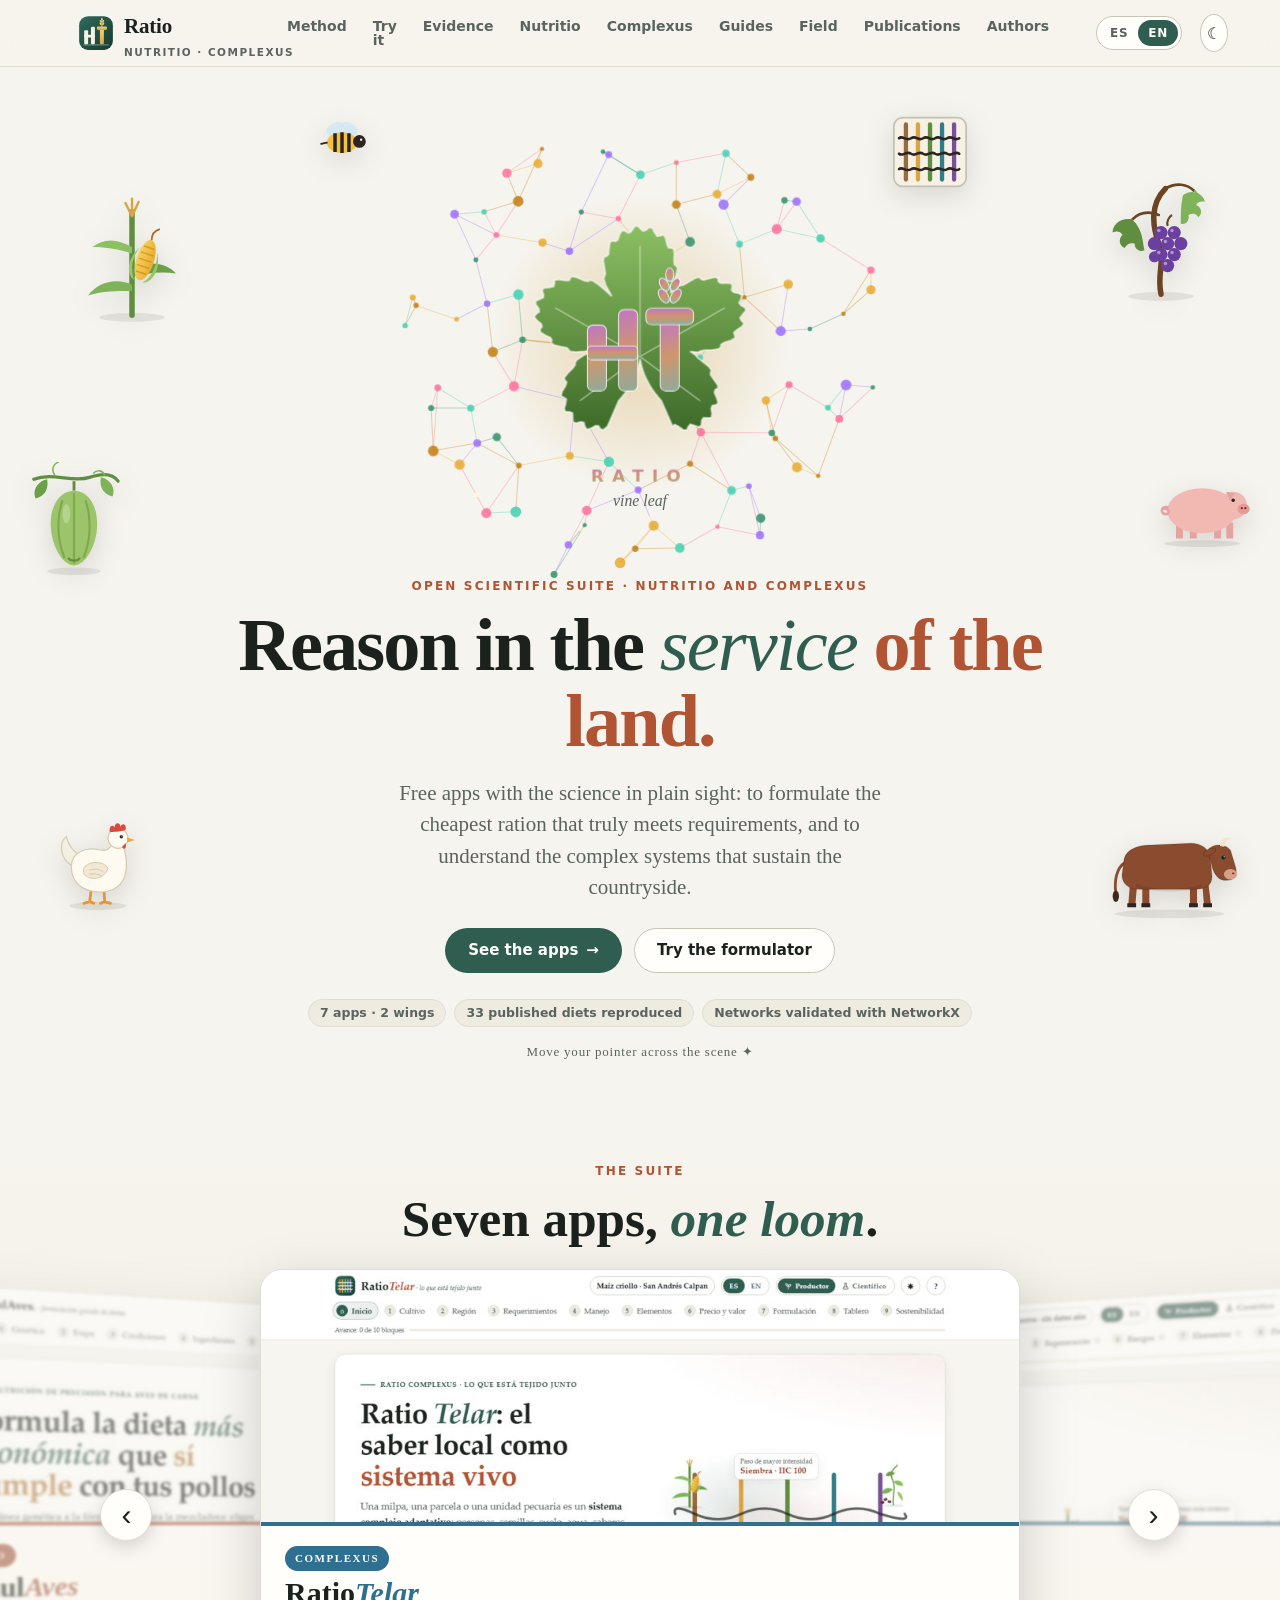
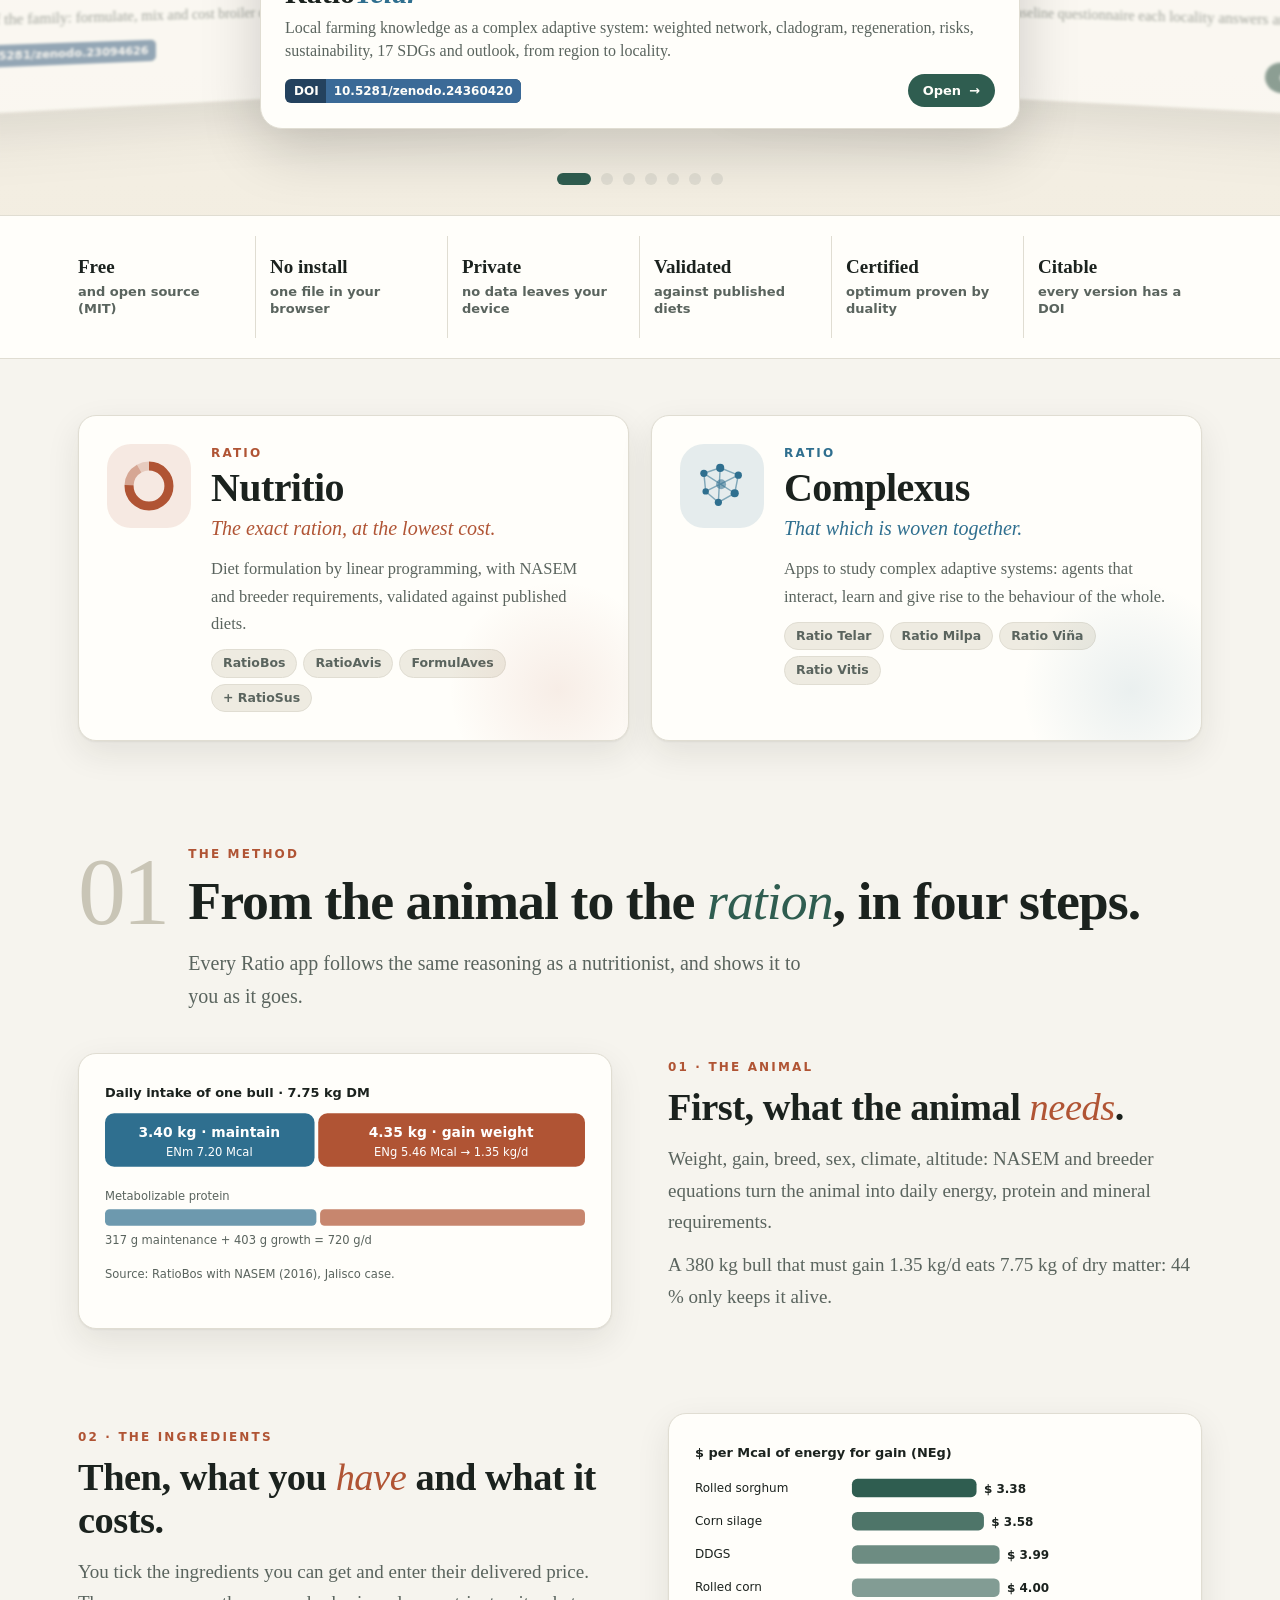
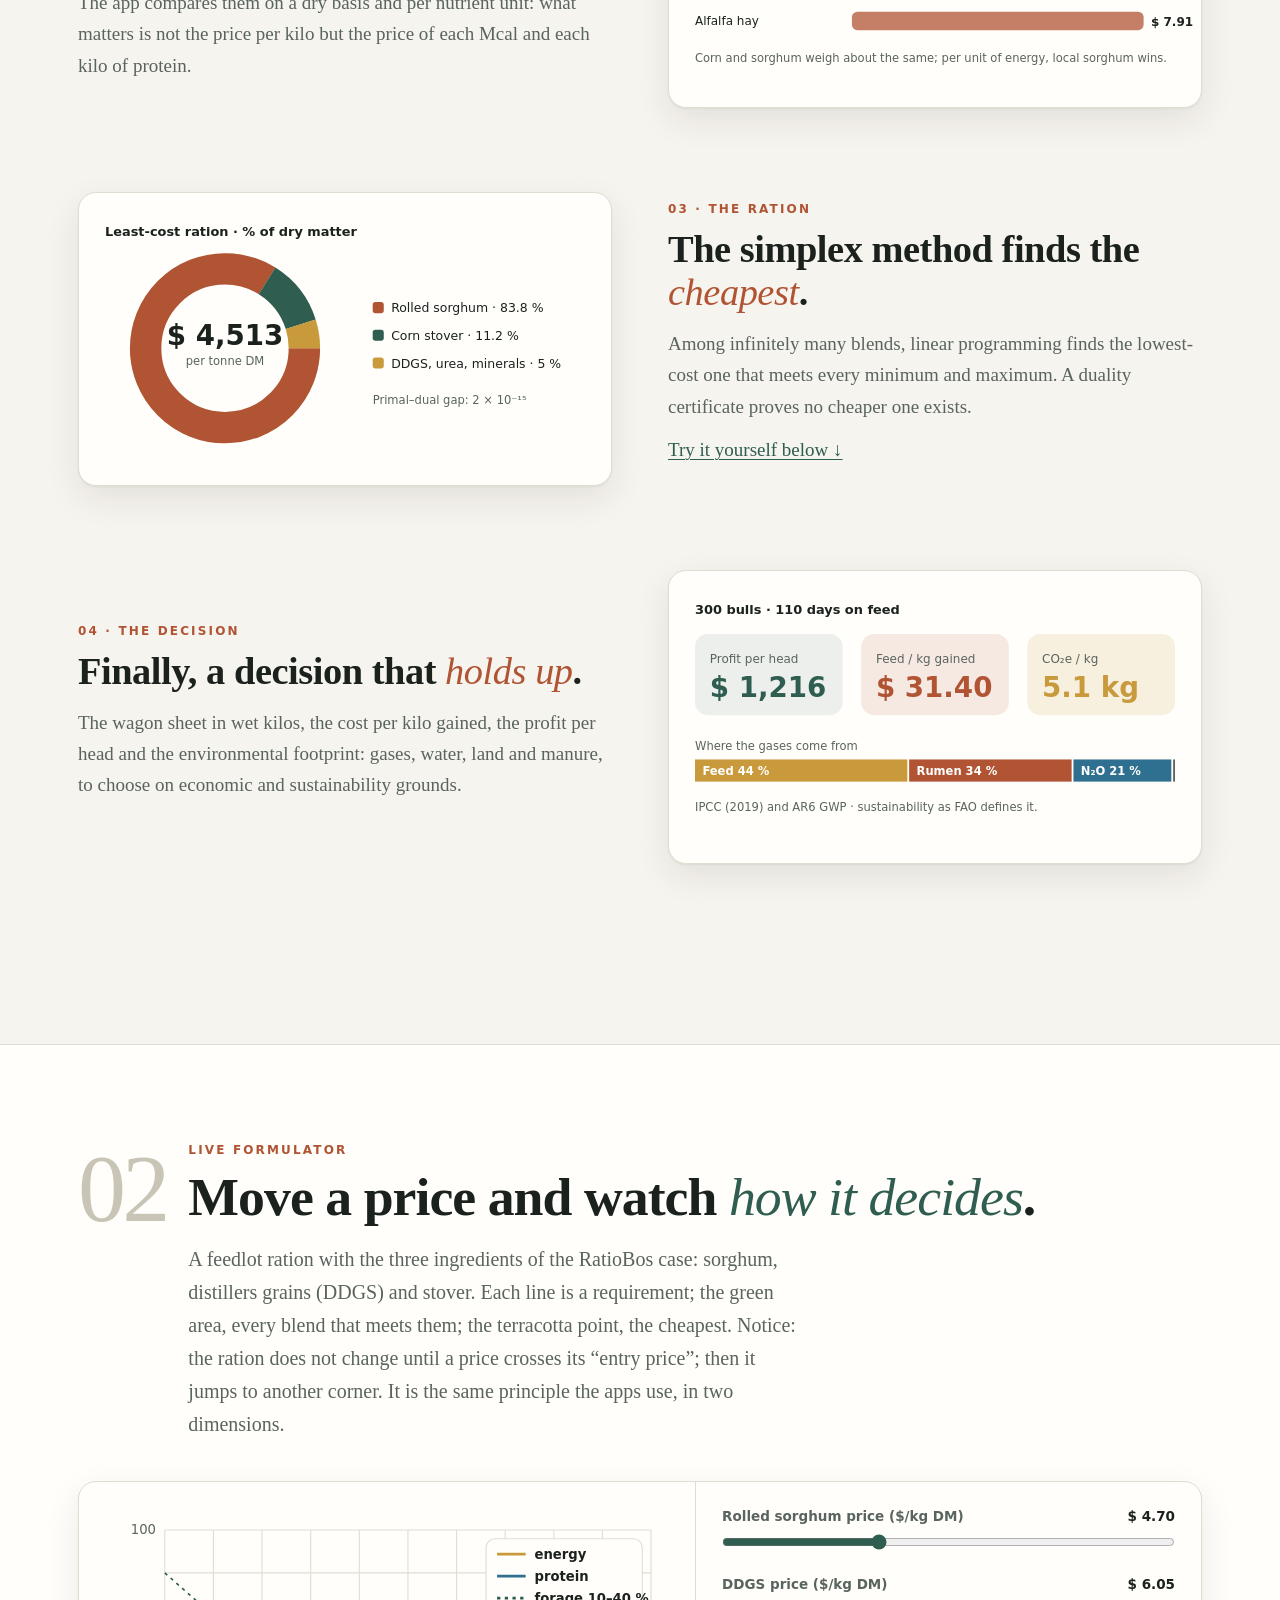
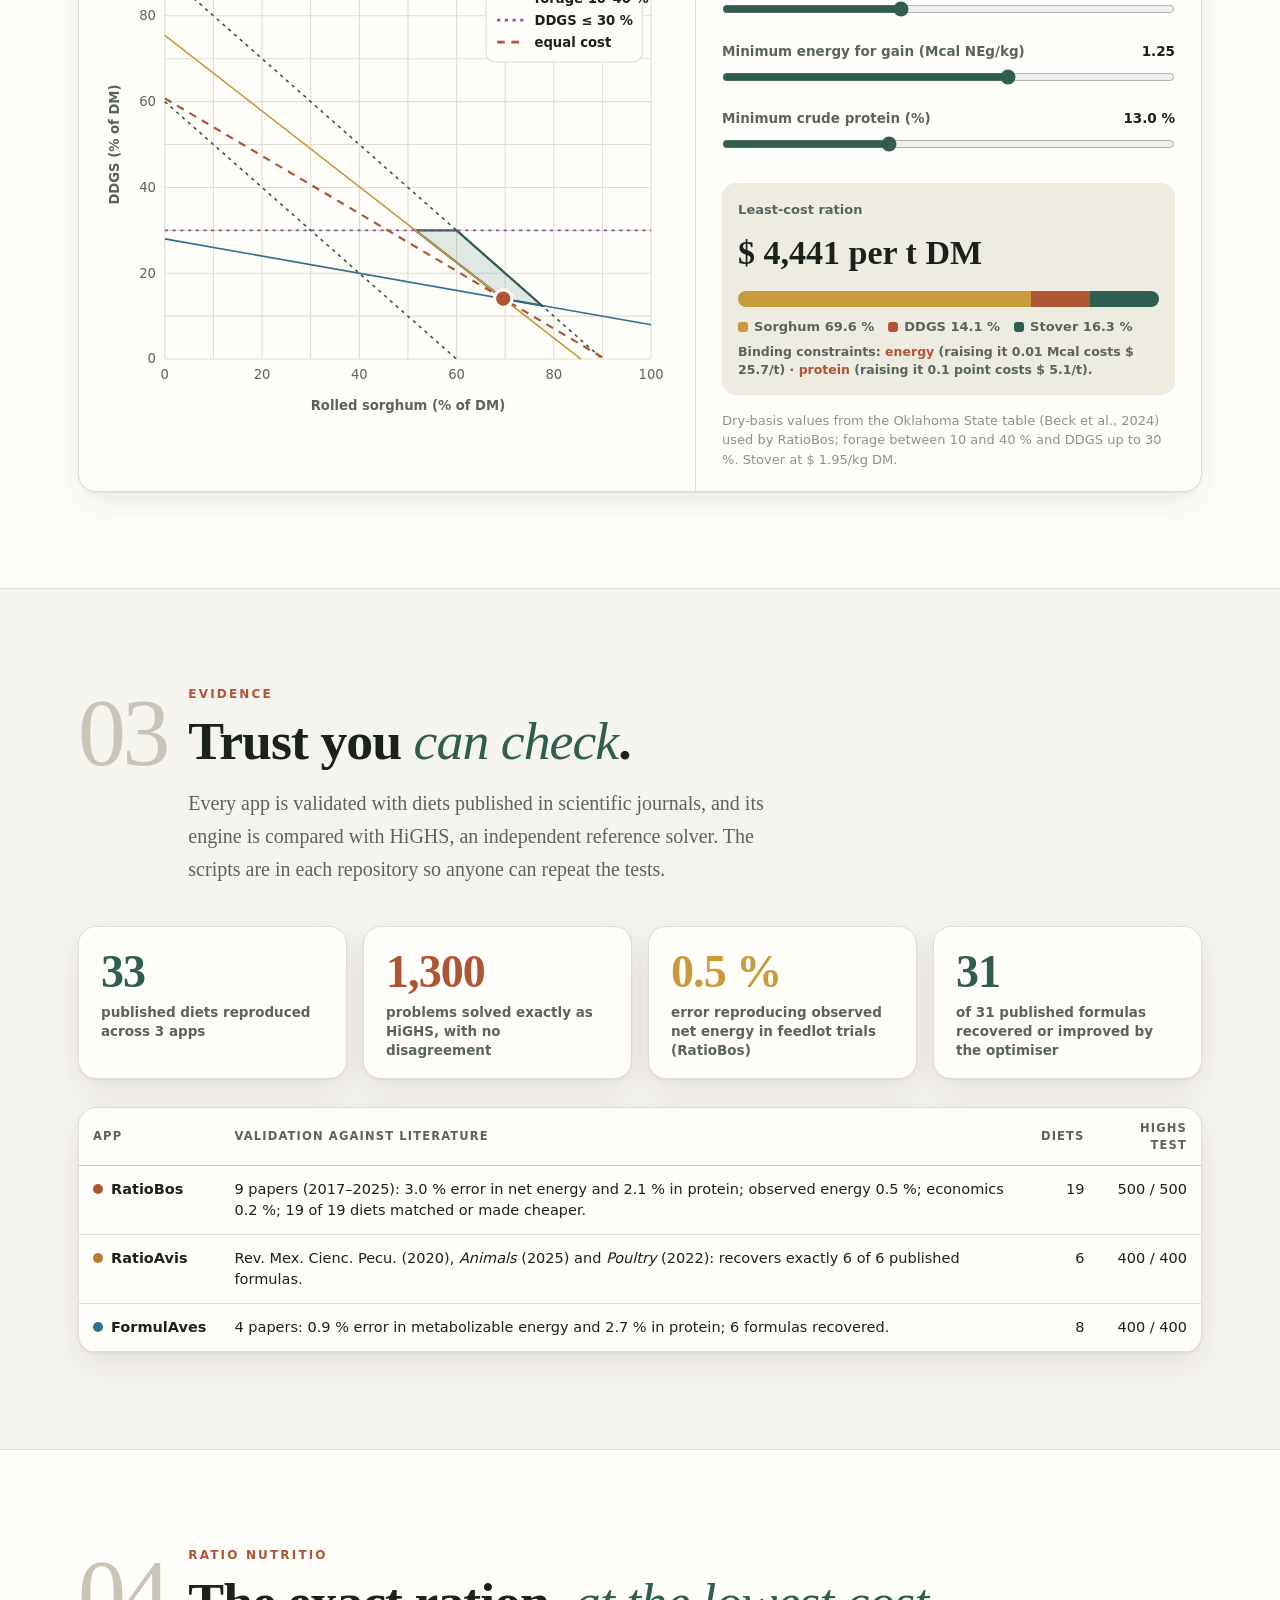
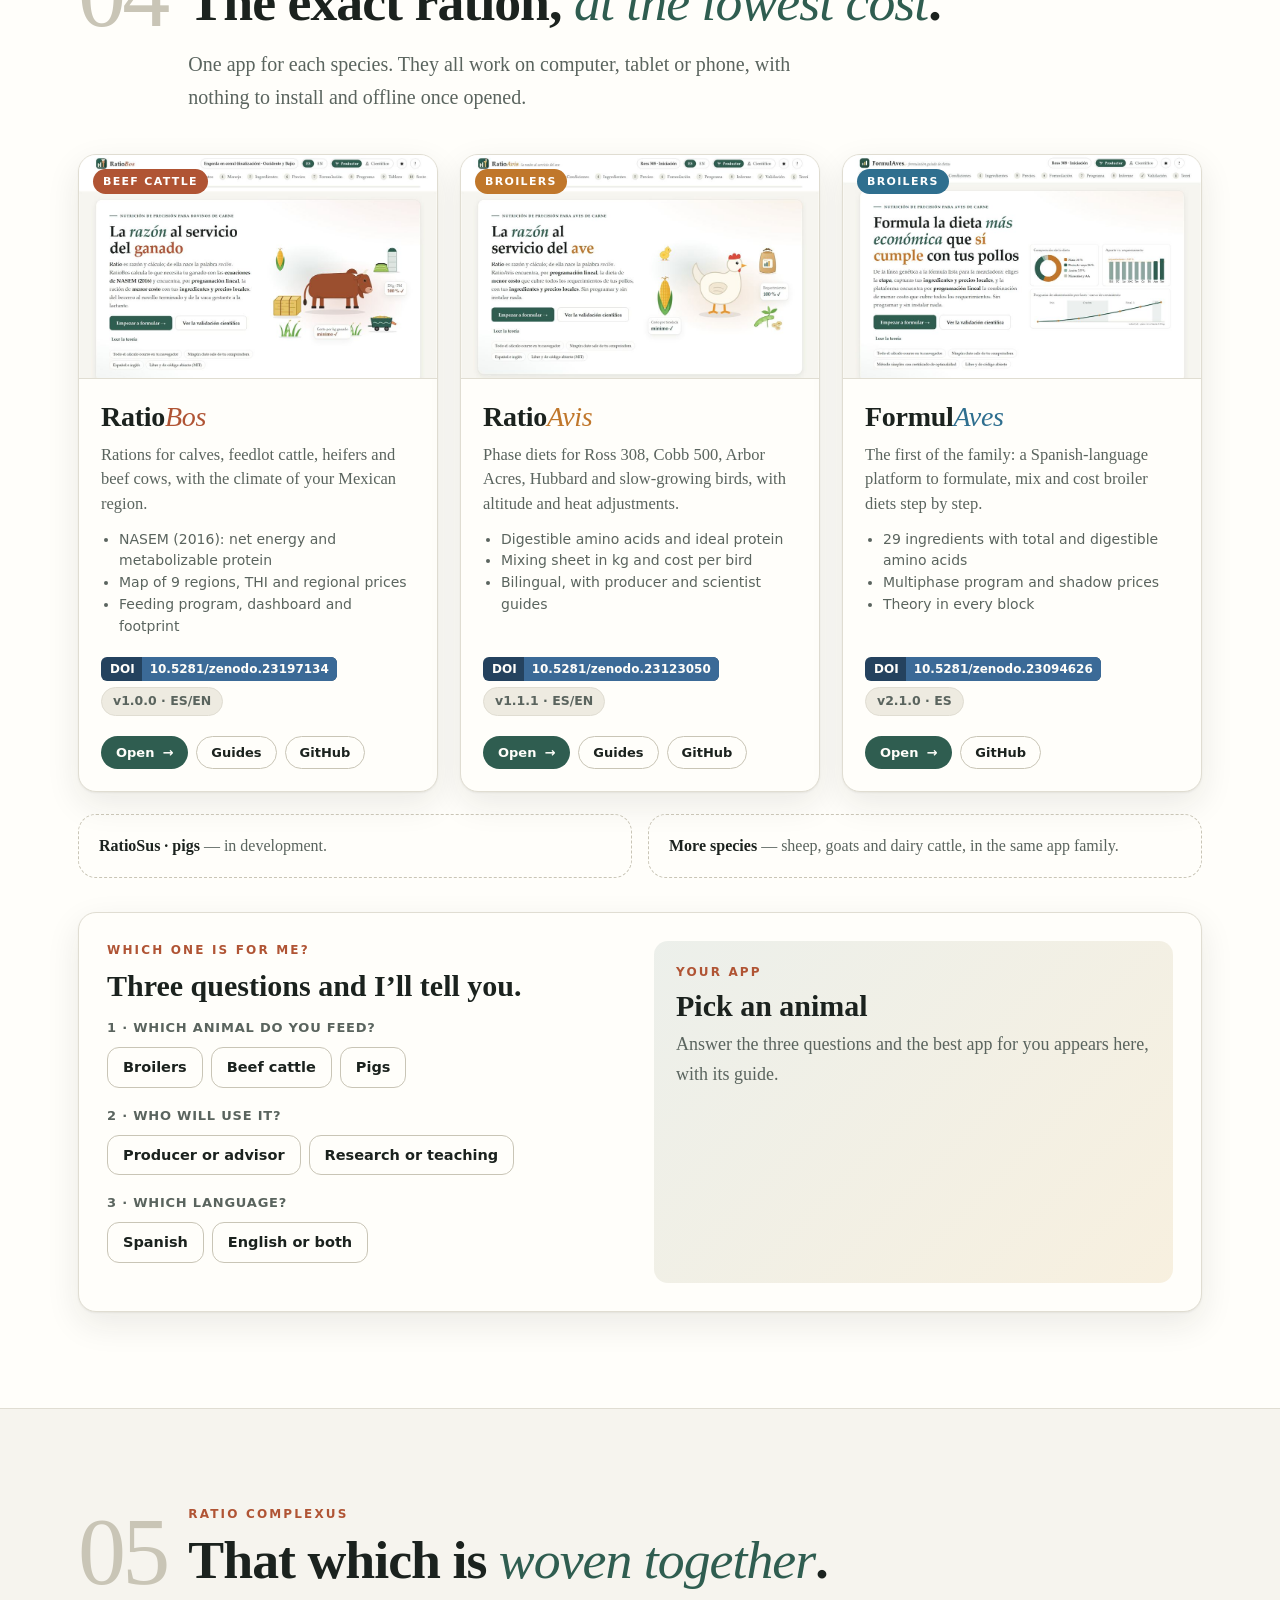
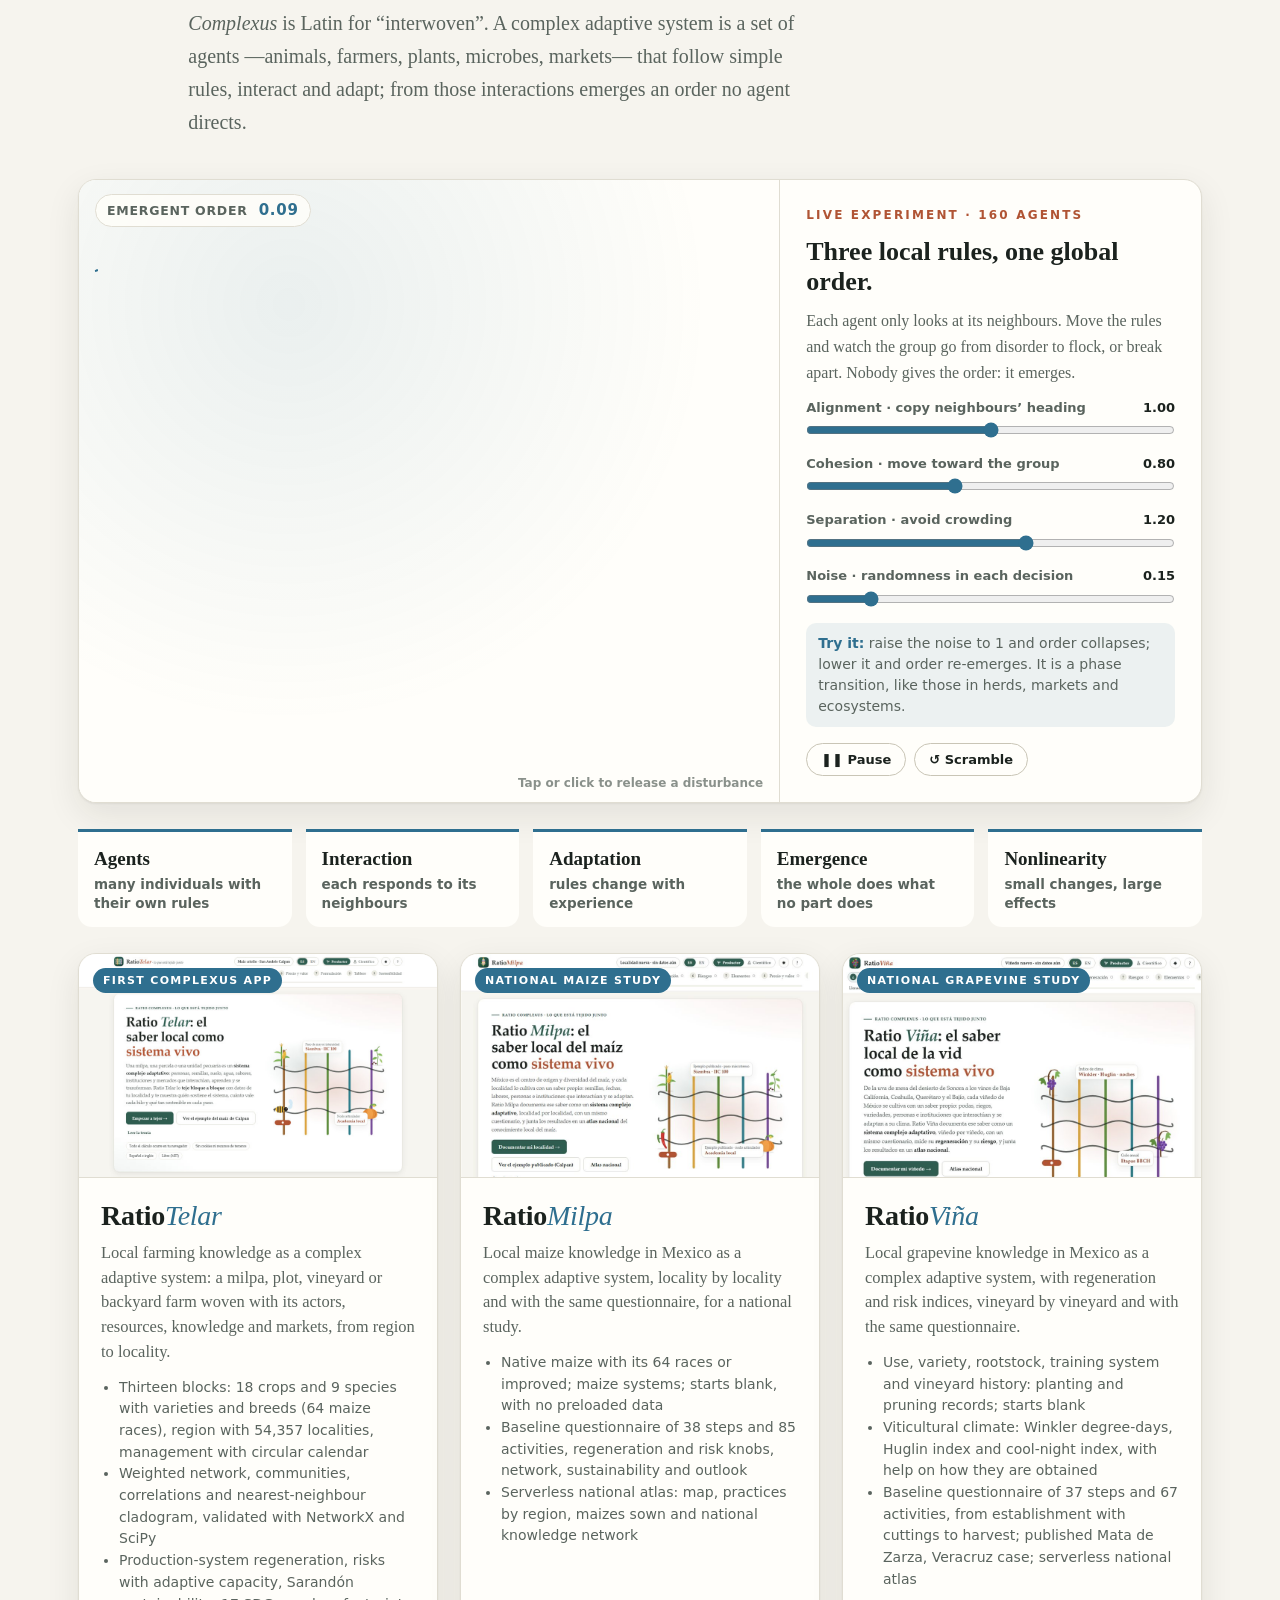
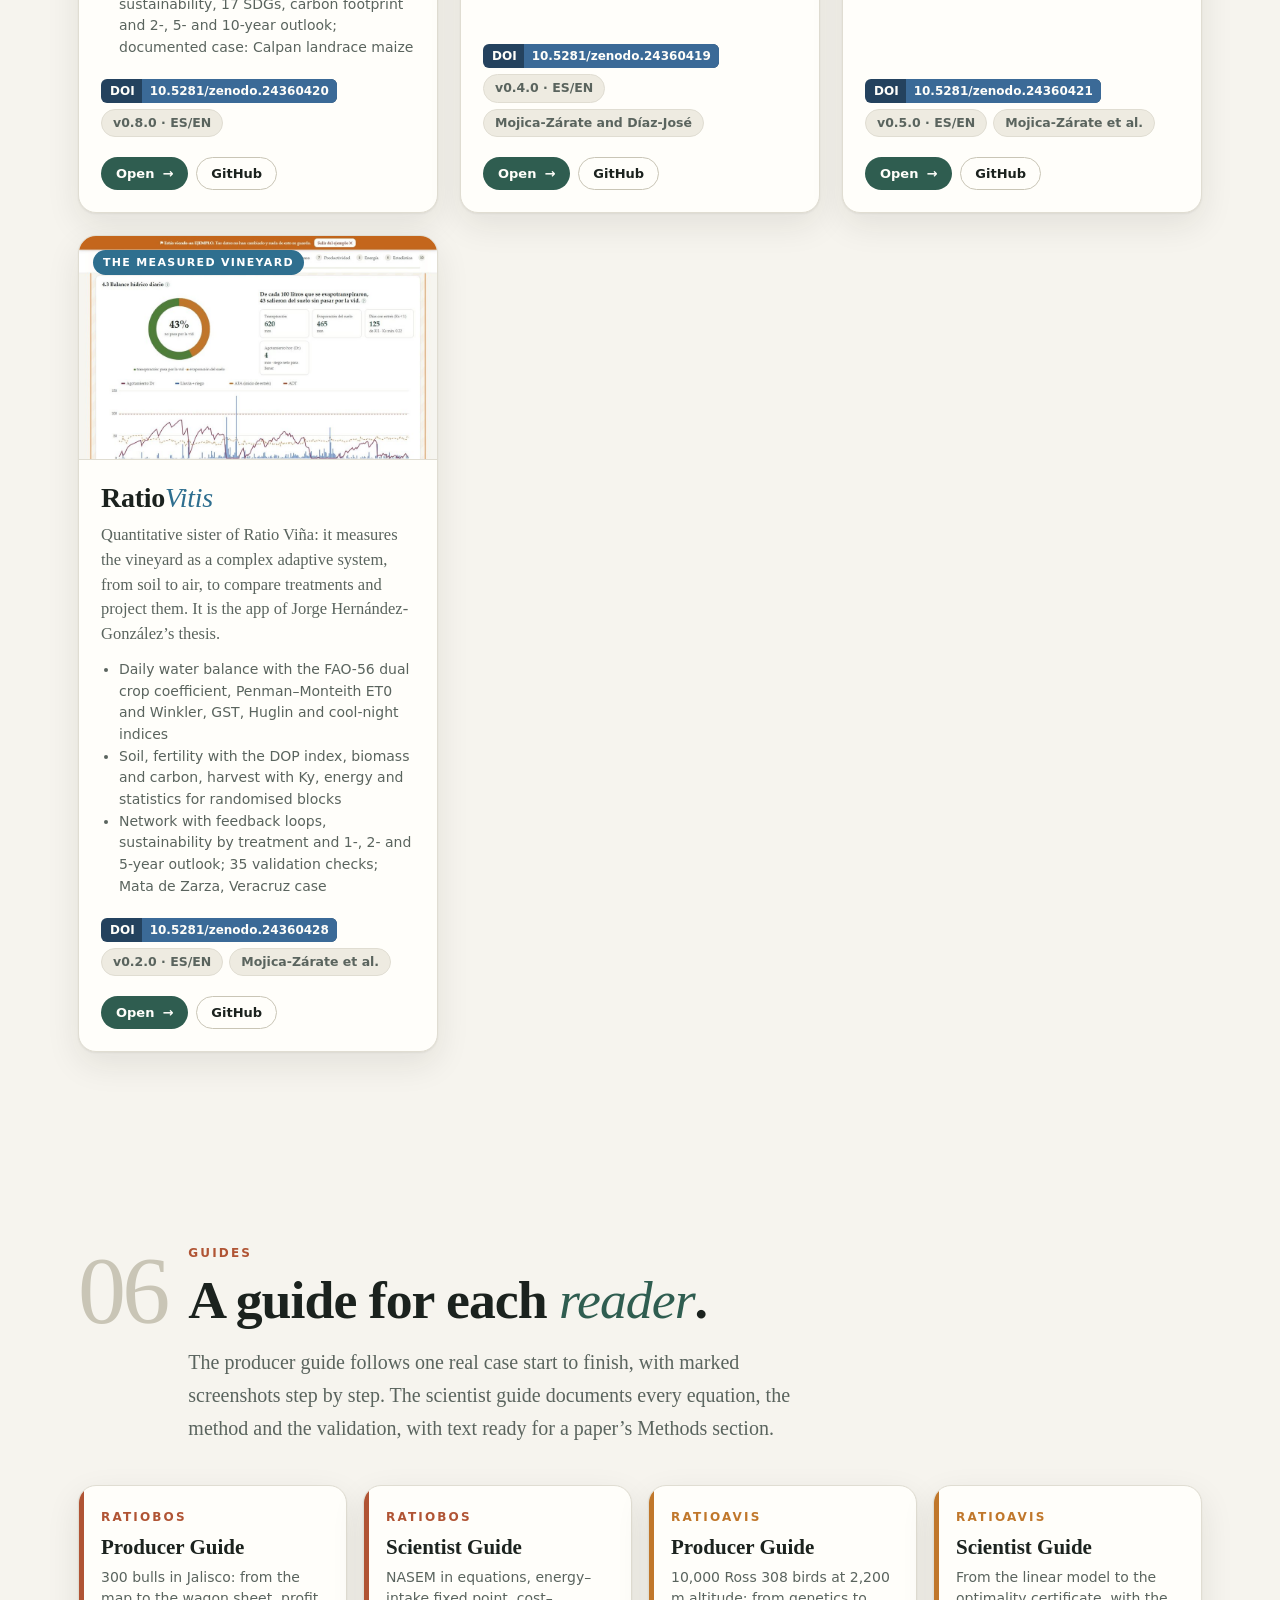
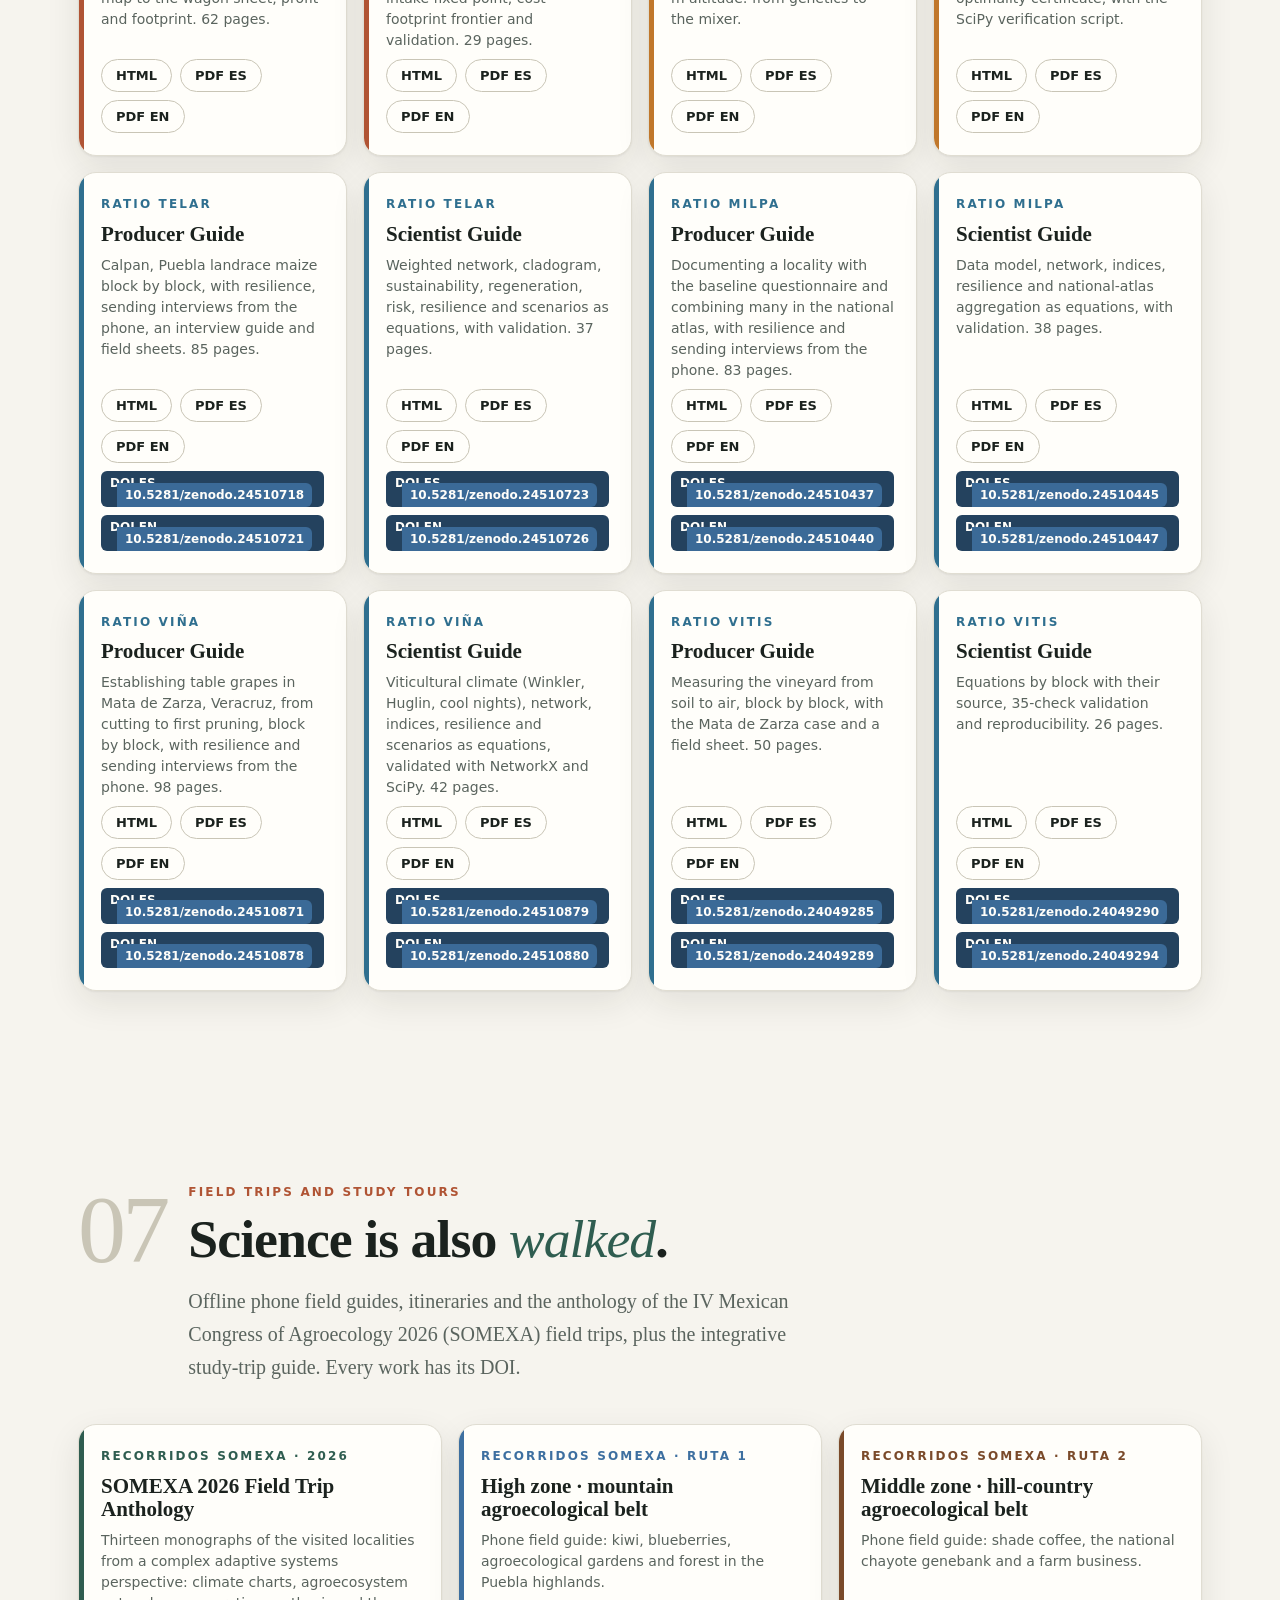
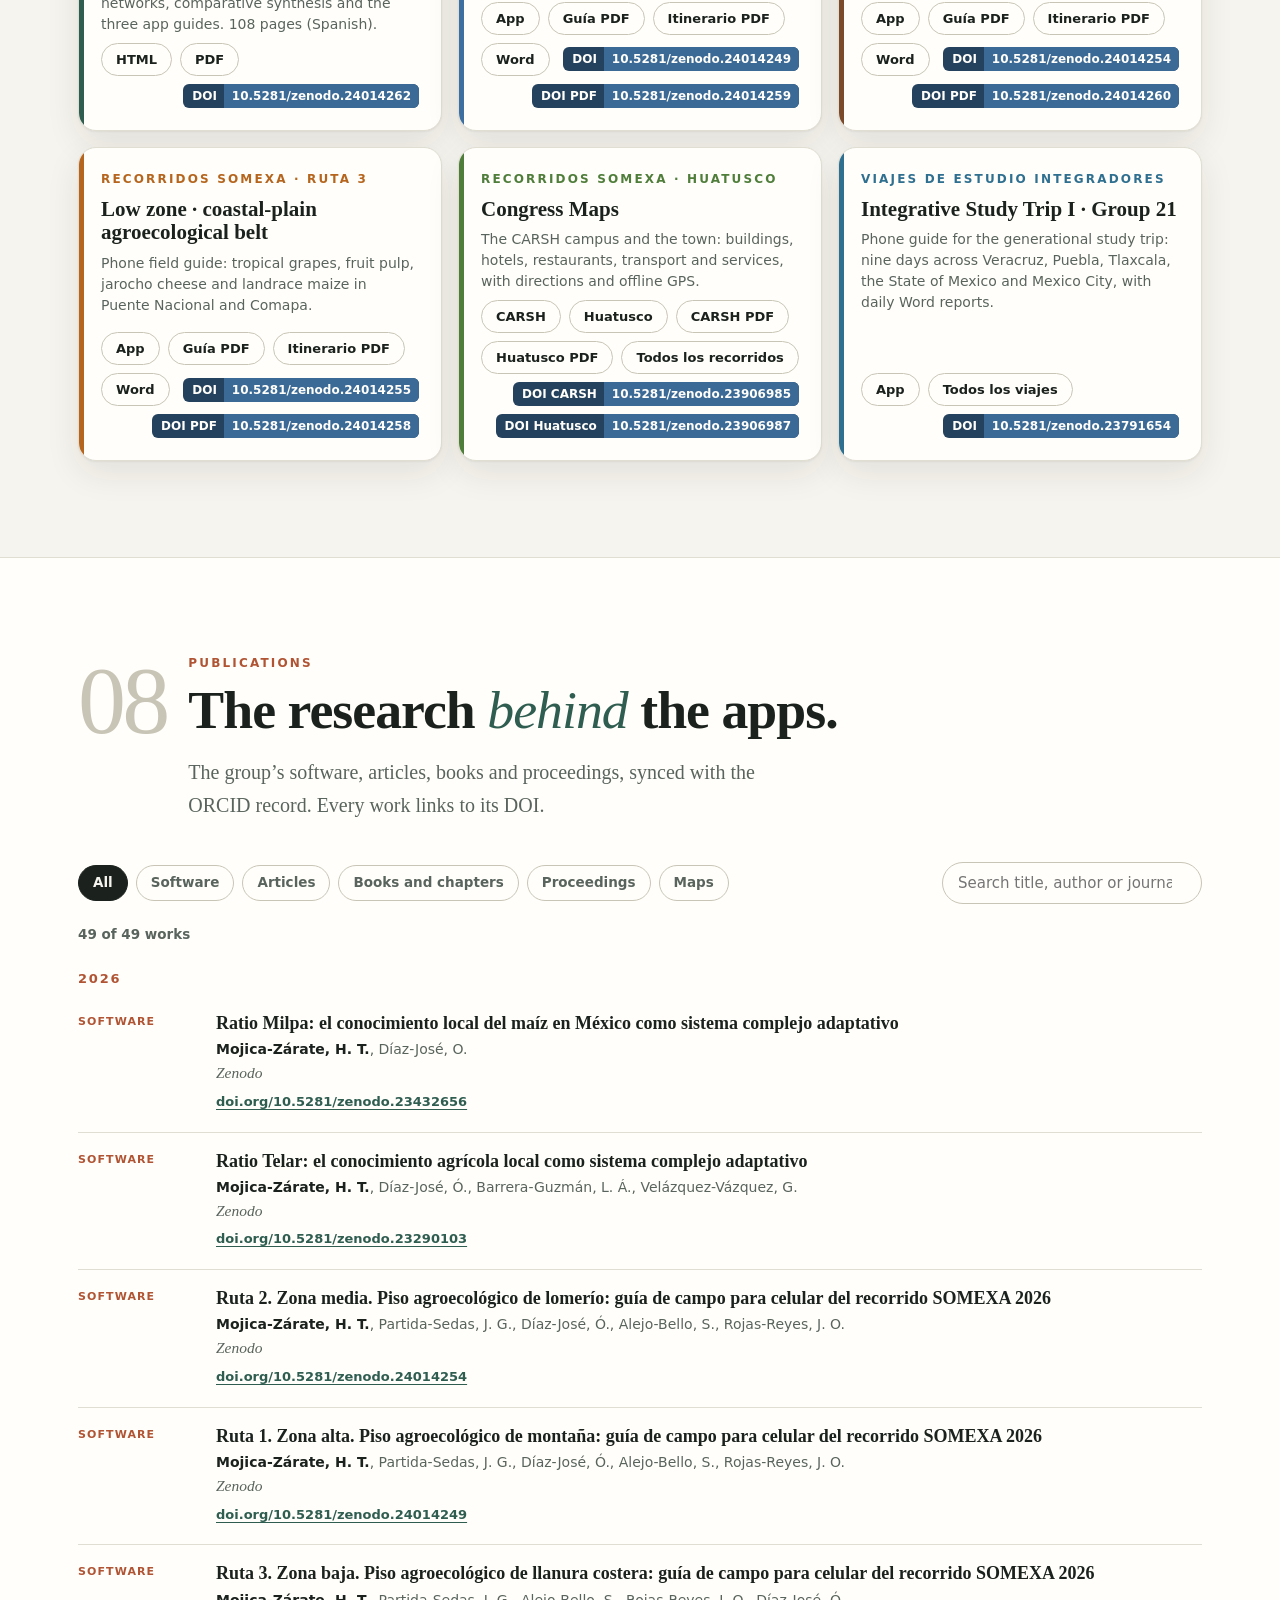
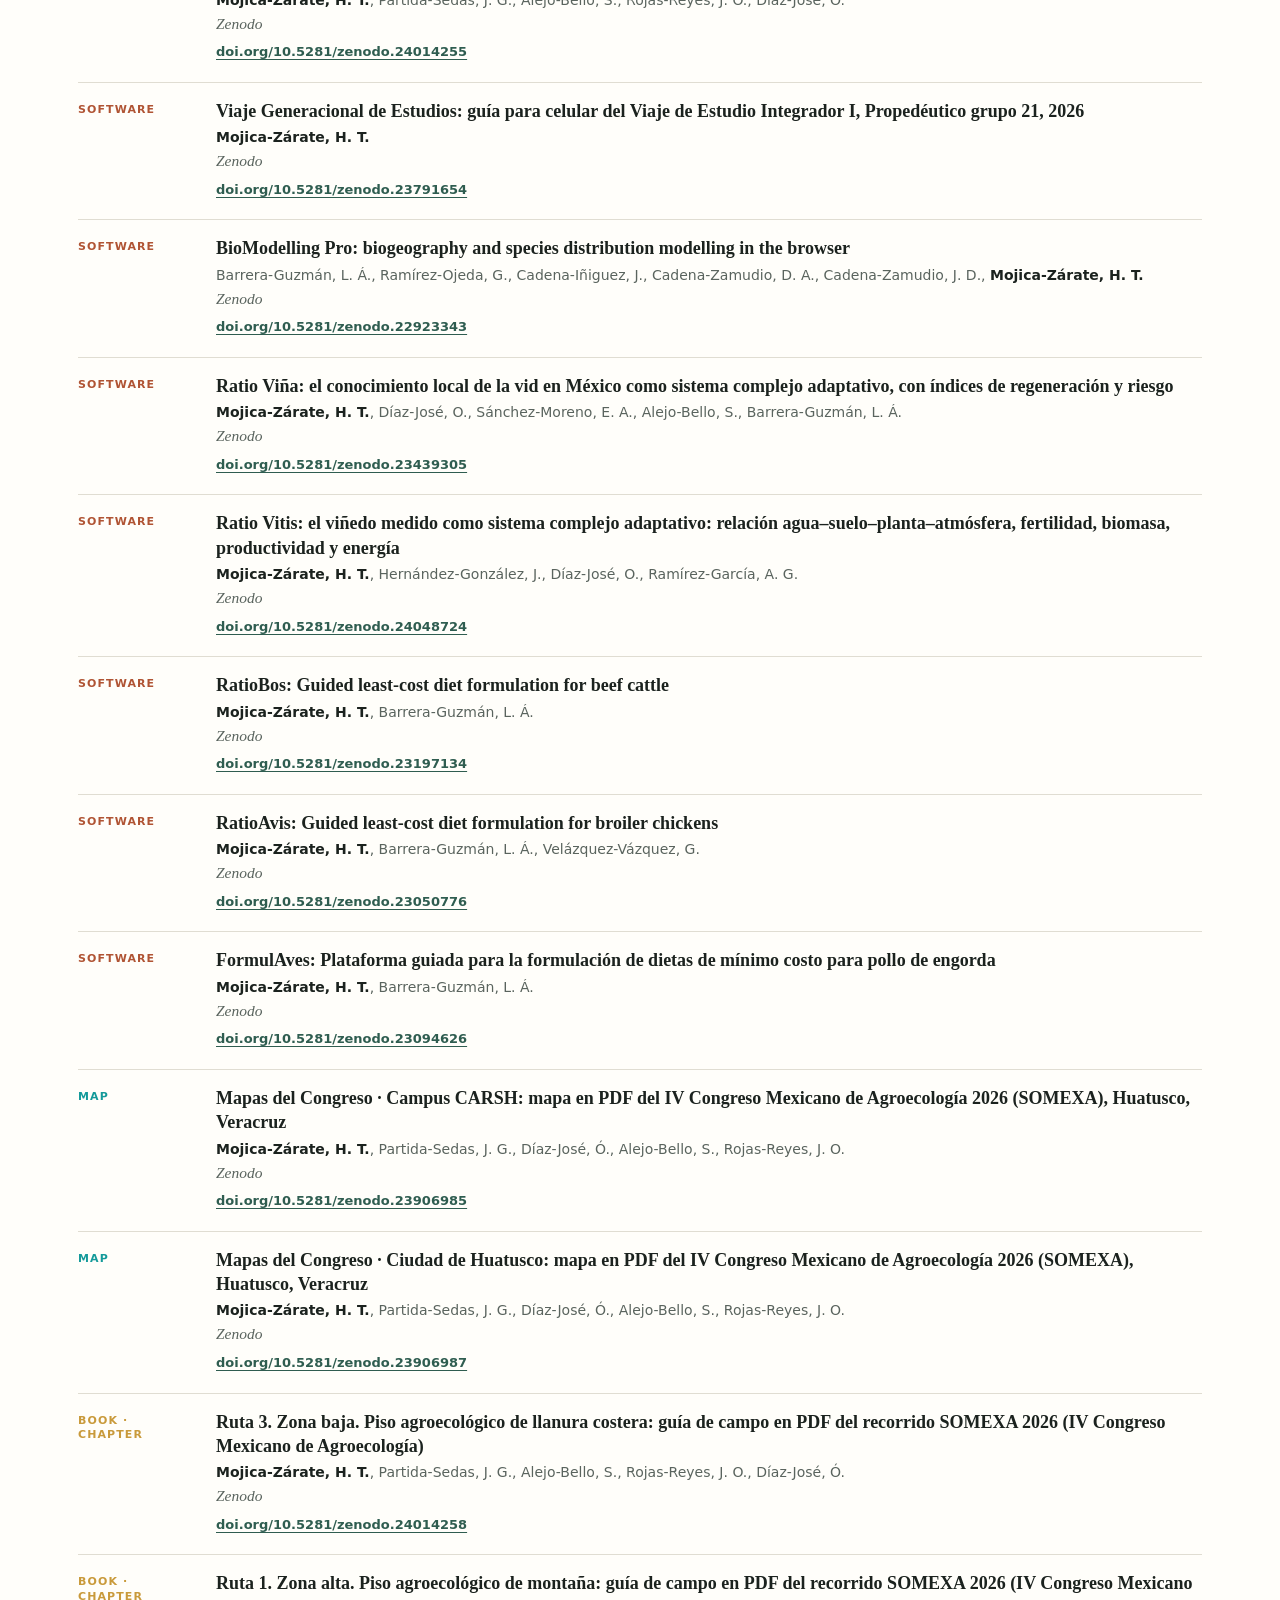
<file: index.html>
<!doctype html>
<html lang="es" data-lang="es">
<head>
<meta charset="utf-8">
<meta name="viewport" content="width=device-width, initial-scale=1">
<title>Ratio · Suite científica abierta</title>
<meta name="description" content="Ratio: aplicaciones gratuitas, abiertas y validadas. Nutritio: dietas de mínimo costo (RatioBos, RatioAvis, FormulAves). Complexus: sistemas complejos adaptativos (Ratio Telar). · Free, open and validated apps.">
<meta name="author" content="Héctor Tecumshé Mojica-Zárate">
<meta property="og:title" content="Ratio · Suite científica abierta: Nutritio y Complexus">
<meta property="og:description" content="Formulación de dietas de mínimo costo, abierta, validada y gratuita, para el productor y para el científico.">
<meta property="og:image" content="img/ratiobos.jpg">
<link rel="icon" href="logo.svg" type="image/svg+xml">
<script>if(!/[?&]estatico/.test(location.search)&&"IntersectionObserver"in window&&!matchMedia("(prefers-reduced-motion: reduce)").matches)document.documentElement.classList.add("js")</script>
<style>
/* =====================================================================
   Ratio · Portal de la suite de nutrición animal
   Palatino, verde pino, terracota y oro. Sin recursos de terceros.
   ===================================================================== */
:root{
  color-scheme:light;
  --bg:#f6f4ee; --paper:#fffefa; --soft:#eeebe1; --text:#1b221e; --muted:#5a645e; --faint:#8a918b;
  --line:#e0ddd2; --line2:#c9c5b6;
  --pri:#2f5d50; --pri-d:#1f4037; --pri-s:rgba(47,93,80,.09);
  --acc:#b05434; --acc-s:rgba(176,84,52,.12);
  --oro:#c99a3b; --oro-s:rgba(201,154,59,.14);
  --avis:#c0772b; --bos:#b05434; --fav:#2f6f8f; --sus:#8a5a9b;
  --font:"Palatino Linotype",Palatino,"Book Antiqua","URW Palladio L",P052,"TeX Gyre Pagella",Georgia,serif;
  --sans:"Segoe UI",system-ui,-apple-system,"Helvetica Neue",Arial,sans-serif;
  --shadow:0 1px 2px rgba(30,36,24,.06),0 12px 34px rgba(30,36,24,.09);
  --shadow-lg:0 2px 8px rgba(30,36,24,.08),0 28px 70px rgba(30,36,24,.16);
  --r:18px; --max:1180px;
}
@media (prefers-color-scheme:dark){ :root:not([data-theme="light"]){
  color-scheme:dark; --bg:#111513; --paper:#181d1a; --soft:#1f2521; --text:#e7ebe5; --muted:#a9b2ab; --faint:#7c857e;
  --line:#2b332e; --line2:#3a443e; --pri:#8fc2ad; --pri-d:#b5dccb; --pri-s:rgba(143,194,173,.12);
  --acc:#ea926b; --acc-s:rgba(234,146,107,.14); --oro:#e3bd6a; --oro-s:rgba(227,189,106,.14);
  --avis:#e2a15c; --bos:#ea926b; --fav:#7fbddb; --sus:#c3a0d4;
  --shadow:0 1px 2px rgba(0,0,0,.4),0 12px 34px rgba(0,0,0,.35); --shadow-lg:0 2px 8px rgba(0,0,0,.45),0 28px 70px rgba(0,0,0,.5); } }
:root[data-theme="dark"]{
  color-scheme:dark; --bg:#111513; --paper:#181d1a; --soft:#1f2521; --text:#e7ebe5; --muted:#a9b2ab; --faint:#7c857e;
  --line:#2b332e; --line2:#3a443e; --pri:#8fc2ad; --pri-d:#b5dccb; --pri-s:rgba(143,194,173,.12);
  --acc:#ea926b; --acc-s:rgba(234,146,107,.14); --oro:#e3bd6a; --oro-s:rgba(227,189,106,.14);
  --avis:#e2a15c; --bos:#ea926b; --fav:#7fbddb; --sus:#c3a0d4;
  --shadow:0 1px 2px rgba(0,0,0,.4),0 12px 34px rgba(0,0,0,.35); --shadow-lg:0 2px 8px rgba(0,0,0,.45),0 28px 70px rgba(0,0,0,.5); }

html[data-lang="es"] [lang="en"]:not(html), html[data-lang="en"] [lang="es"]:not(html){display:none!important}
*{box-sizing:border-box}
html{scroll-behavior:smooth;scroll-padding-top:76px}
html,body{overflow-x:clip}
body{margin:0;background:var(--bg);color:var(--text);font-family:var(--font);font-size:18px;line-height:1.65;-webkit-font-smoothing:antialiased;text-rendering:optimizeLegibility;font-variant-numeric:lining-nums}
a{color:var(--pri);text-underline-offset:3px;text-decoration-thickness:1px}
img{max-width:100%;display:block}
h1,h2,h3,h4{line-height:1.12;margin:0;font-weight:700}
.wrap{max-width:var(--max);margin:0 auto;padding:0 28px}
.eyebrow{font-family:var(--sans);font-size:12px;font-weight:700;letter-spacing:.18em;text-transform:uppercase;color:var(--acc)}
.sans{font-family:var(--sans)}
.muted{color:var(--muted)}
.btn{display:inline-flex;align-items:center;gap:8px;font:700 15px/1 var(--sans);padding:14px 22px;border-radius:999px;border:1px solid transparent;text-decoration:none;cursor:pointer;transition:transform .15s,box-shadow .2s,background .2s}
.btn.pri{background:var(--pri);color:var(--paper)}
:root[data-theme="dark"] .btn.pri{color:#0f1a16}
.btn.pri:hover{transform:translateY(-1px);box-shadow:var(--shadow)}
.btn.ghost{background:var(--paper);color:var(--text);border-color:var(--line2)}
.btn.ghost:hover{border-color:var(--pri)}
.btn.sm{padding:9px 14px;font-size:13px}
.chip{display:inline-flex;align-items:center;gap:6px;font:600 12.5px/1 var(--sans);padding:7px 11px;border-radius:999px;background:var(--soft);color:var(--muted);border:1px solid var(--line)}

/* ---------- barra superior ---------- */
.top{position:sticky;top:0;z-index:50;background:color-mix(in srgb,var(--bg) 84%,transparent);backdrop-filter:saturate(1.4) blur(12px);-webkit-backdrop-filter:saturate(1.4) blur(12px);border-bottom:1px solid var(--line)}
.top .wrap{display:flex;align-items:center;gap:18px;height:66px}
.brand{display:flex;align-items:center;gap:10px;text-decoration:none;color:var(--text)}
.brand img{width:36px;height:36px}
.brand b{font-size:21px;letter-spacing:-.01em}
.brand small{display:block;white-space:nowrap;font:600 10.5px/1 var(--sans);letter-spacing:.14em;text-transform:uppercase;color:var(--muted);margin-top:3px}
.top nav{display:flex;gap:4px;margin-left:auto}
.top nav a{font:600 14px/1 var(--sans);color:var(--muted);text-decoration:none;padding:9px 11px;border-radius:999px}
.top nav a:hover,.top nav a.act{color:var(--text);background:var(--soft)}
.seg{display:inline-flex;border:1px solid var(--line2);border-radius:999px;padding:3px;background:var(--paper)}
.seg button{border:0;background:none;font:700 12px/1 var(--sans);letter-spacing:.06em;color:var(--muted);padding:7px 10px;border-radius:999px;cursor:pointer}
.seg button.on{background:var(--pri);color:var(--paper)}
:root[data-theme="dark"] .seg button.on{color:#0f1a16}
.ib{display:inline-grid;place-items:center;width:38px;height:38px;border-radius:50%;border:1px solid var(--line2);background:var(--paper);color:var(--text);cursor:pointer;font-size:16px}
#menuBtn{display:none}
#leido{position:absolute;left:0;bottom:-1px;height:2px;width:0;background:linear-gradient(90deg,var(--pri),var(--oro),var(--acc))}

/* ---------- portada ---------- */
.hero{position:relative;padding:72px 0 40px;overflow:hidden}
.hero .wrap{display:grid;grid-template-columns:1.05fr .95fr;gap:40px;align-items:center}
.hero h1{font-size:clamp(44px,6.2vw,86px);letter-spacing:-.025em;line-height:1}
.hero h1 em{font-style:italic;color:var(--pri);font-weight:500}
.hero h1 .a{color:var(--acc)}
.hero p.sub{font-size:21px;color:var(--muted);max-width:36ch;margin:22px 0 28px;line-height:1.5}
.hero .ctas{display:flex;gap:12px;flex-wrap:wrap}
.hero .facts{display:flex;flex-wrap:wrap;gap:8px;margin-top:26px}
.orbita{position:relative;aspect-ratio:1;max-width:540px;width:100%;justify-self:center}
.orbita svg{width:100%;height:100%;overflow:visible}
.orbita .giro{transform-origin:270px 270px;animation:giro 60s linear infinite}
.orbita .contra{animation:contra 60s linear infinite}
.orbita .flota{animation:flota 6s ease-in-out infinite}
.orbita .grano{animation:grano 9s linear infinite;opacity:0}
@keyframes giro{to{transform:rotate(360deg)}}
@keyframes contra{to{transform:rotate(-360deg)}}
@keyframes flota{50%{transform:translateY(-8px)}}
@keyframes grano{0%{opacity:0;transform:translateY(-30px)}10%{opacity:.9}80%{opacity:.9}100%{opacity:0;transform:translateY(120px)}}
@media (prefers-reduced-motion:reduce){ .orbita *{animation:none!important} html{scroll-behavior:auto} .rev{opacity:1!important;transform:none!important} }

.principios{border-block:1px solid var(--line);background:var(--paper)}
.principios .wrap{display:grid;grid-template-columns:repeat(6,1fr)}
.principios div{padding:20px 14px;border-right:1px solid var(--line);font:600 13px/1.35 var(--sans);color:var(--muted)}
.principios div:last-child{border-right:0}
.principios b{display:block;font:700 19px/1.2 var(--font);color:var(--text);margin-bottom:4px}

/* ---------- secciones ---------- */
section.sec{padding:96px 0}
.sec-head{display:grid;grid-template-columns:auto 1fr;gap:6px 22px;align-items:end;margin-bottom:40px}
.sec-head .num{grid-row:span 2;font-size:96px;line-height:.8;color:var(--line2);font-weight:300;letter-spacing:-.04em}
.sec-head h2{font-size:clamp(34px,4.2vw,54px);letter-spacing:-.018em}
.sec-head h2 em{font-style:italic;font-weight:500;color:var(--pri)}
.sec-head p{grid-column:2;color:var(--muted);font-size:20px;max-width:62ch;margin:10px 0 0}
.js .rev{opacity:0;transform:translateY(22px);transition:opacity .8s ease,transform .8s ease}
.js .rev.on{opacity:1;transform:none}
.card{background:var(--paper);border:1px solid var(--line);border-radius:var(--r);box-shadow:var(--shadow)}

/* ---------- historia ---------- */
.historia{display:grid;grid-template-columns:1fr 1fr;gap:56px;align-items:center;margin-bottom:84px}
.historia:nth-child(even) .lienzo{order:-1}
.historia h3{font-size:clamp(28px,3vw,40px);letter-spacing:-.012em;margin:8px 0 14px}
.historia h3 em{font-style:italic;color:var(--acc);font-weight:500}
.historia p{color:var(--muted);font-size:19px;margin:0 0 12px}
.lienzo{padding:26px}
.lienzo svg{width:100%;height:auto;font-family:var(--sans);overflow:visible}
.lienzo svg text{fill:var(--text)}
.lienzo svg .mu{fill:var(--muted)}
.js .barra-crece{transform-origin:left center;transform:scaleX(0);transition:transform 1.4s cubic-bezier(.2,.8,.2,1)}
.rev.on .barra-crece{transform:scaleX(1)}
.rev.on .barra-crece.d2{transition-delay:.35s}
.js .cae{opacity:0;transform:translateY(-26px);transition:opacity .6s,transform .9s cubic-bezier(.3,1.4,.5,1)}
.rev.on .cae{opacity:1;transform:none}

/* texto sobre barras de color: blanco en claro, oscuro en modo oscuro */
.lienzo svg text.enb{fill:#fff}
:root[data-theme="dark"] .lienzo svg text.enb,:root[data-theme="dark"] .app .especie{fill:#10201a;color:#10201a}
@media (prefers-color-scheme:dark){ :root:not([data-theme="light"]) .lienzo svg text.enb,:root:not([data-theme="light"]) .app .especie{fill:#10201a;color:#10201a} }
/* ---------- formulador interactivo ---------- */
.lp{display:grid;grid-template-columns:1.1fr .9fr;gap:0;overflow:hidden}
.lp .graf{padding:26px 22px 14px;border-right:1px solid var(--line)}
.lp .graf svg{width:100%;height:auto;font-family:var(--sans)}
.lp .graf svg text{fill:var(--muted);font-size:12px}
.lp .ctl{padding:26px 26px 22px;display:flex;flex-direction:column;gap:16px}
.lp label{display:block;font:600 13.5px/1.3 var(--sans);color:var(--muted)}
.lp label b{float:right;color:var(--text);font-variant-numeric:tabular-nums}
.lp input[type=range]{width:100%;accent-color:var(--pri);margin:8px 0 0}
.lp .res{margin-top:6px;padding:16px;border-radius:14px;background:var(--soft)}
.lp .mezcla{display:flex;height:16px;border-radius:999px;overflow:hidden;margin:10px 0 12px}
.lp .mezcla i{display:block;height:100%;transition:width .35s}
.lp .leyenda{display:flex;flex-wrap:wrap;gap:6px 14px;font:600 13px/1.2 var(--sans);color:var(--muted)}
.lp .leyenda span::before{content:"";display:inline-block;width:10px;height:10px;border-radius:3px;margin-right:6px;background:var(--c);vertical-align:-1px}
.lp .costo{font-size:34px;font-weight:700;margin:4px 0 0;font-variant-numeric:tabular-nums}
.lp .ata{font:600 12.5px/1.45 var(--sans);color:var(--muted);margin-top:8px}
.lp .ata b{color:var(--acc)}
.lp .nota{font:13px/1.5 var(--sans);color:var(--faint)}
.region{fill:var(--pri);fill-opacity:.14;stroke:var(--pri);stroke-width:2;transition:all .25s}
.iso{stroke:var(--acc);stroke-width:2;stroke-dasharray:7 6}
.opt{fill:var(--acc);stroke:var(--paper);stroke-width:3}
.pulso{fill:none;stroke:var(--acc);stroke-width:2;animation:pulso 1.8s ease-out infinite;transform-box:fill-box;transform-origin:center}
@keyframes pulso{0%{opacity:.8;transform:scale(1)}100%{opacity:0;transform:scale(3)}}
.restr{stroke-width:1.5;fill:none}

/* ---------- evidencia ---------- */
.kpis{display:grid;grid-template-columns:repeat(4,1fr);gap:16px;margin-bottom:28px}
.kpi{padding:22px 22px 18px}
.kpi b{display:block;font-size:46px;line-height:1;letter-spacing:-.02em;font-variant-numeric:tabular-nums}
.kpi span{display:block;font:600 13.5px/1.4 var(--sans);color:var(--muted);margin-top:8px}
.kpi.a b{color:var(--pri)} .kpi.b b{color:var(--acc)} .kpi.c b{color:var(--oro)}
.val-tabla{overflow-x:auto}
table{width:100%;border-collapse:collapse;font:14.5px/1.45 var(--sans)}
th{font-size:11.5px;letter-spacing:.1em;text-transform:uppercase;color:var(--muted);text-align:left;padding:12px 14px;border-bottom:1px solid var(--line2)}
td{padding:13px 14px;border-bottom:1px solid var(--line);vertical-align:top}
td:first-child{white-space:nowrap}
td.r,th.r{text-align:right;font-variant-numeric:tabular-nums}
.punto{display:inline-block;width:10px;height:10px;border-radius:50%;background:var(--c);margin-right:8px}

/* ---------- apps ---------- */
.apps{display:grid;grid-template-columns:repeat(3,1fr);gap:22px}
.app{display:flex;flex-direction:column;overflow:hidden;transition:transform .25s,box-shadow .25s}
.app:hover{transform:translateY(-4px);box-shadow:var(--shadow-lg)}
.app .shot{position:relative;aspect-ratio:16/10;overflow:hidden;background:var(--soft);border-bottom:1px solid var(--line)}
.app .shot img{width:100%;height:100%;object-fit:cover;object-position:top;transition:transform .6s}
.app:hover .shot img{transform:scale(1.035)}
.app .especie{position:absolute;left:14px;top:14px;font:700 11px/1 var(--sans);letter-spacing:.12em;text-transform:uppercase;padding:7px 10px;border-radius:999px;background:var(--c);color:#fff}
.app .in{padding:22px 22px 20px;display:flex;flex-direction:column;gap:10px;flex:1}
.app h3{font-size:28px;letter-spacing:-.01em}
.app h3 i{color:var(--c);font-style:italic;font-weight:500}
.app p{margin:0;color:var(--muted);font-size:16.5px;line-height:1.5}
.app ul{margin:2px 0 0;padding-left:18px;font:14px/1.55 var(--sans);color:var(--muted)}
.app .meta{display:flex;flex-wrap:wrap;gap:6px;margin-top:auto;padding-top:10px}
.app .links{display:flex;flex-wrap:wrap;gap:8px;padding:0 22px 22px}
.app .doi,.diapo .doi,.manual .doi{font:600 12px/1 var(--sans);text-decoration:none;color:var(--paper);background:#24425e;padding:6px 9px;border-radius:6px}
.app .doi b,.diapo .doi b,.manual .doi b{background:#3b6a97;margin:-6px -9px -6px 7px;padding:6px 8px;border-radius:0 6px 6px 0;display:inline-block}
.pronto{display:grid;grid-template-columns:repeat(2,1fr);gap:16px;margin-top:22px}
.pronto div{padding:18px 20px;border:1px dashed var(--line2);border-radius:var(--r);color:var(--muted);font-size:16px}
.pronto b{color:var(--text)}

/* ---------- asistente ---------- */
.asis{padding:28px;display:grid;grid-template-columns:1fr 1fr;gap:28px;align-items:start}
.asis .pregunta{font:700 13px/1.3 var(--sans);letter-spacing:.06em;text-transform:uppercase;color:var(--muted);margin:0 0 10px}
.opciones{display:flex;flex-wrap:wrap;gap:8px;margin-bottom:20px}
.opciones button{font:600 14.5px/1 var(--sans);padding:12px 15px;border-radius:12px;border:1px solid var(--line2);background:var(--paper);color:var(--text);cursor:pointer}
.opciones button.on{border-color:var(--pri);background:var(--pri-s);color:var(--pri-d)}
.recomienda{padding:22px;border-radius:14px;background:linear-gradient(135deg,var(--pri-s),var(--oro-s));min-height:100%}
.recomienda h4{font-size:30px;margin:6px 0 8px}
.recomienda p{margin:0 0 14px;color:var(--muted)}

/* ---------- manuales ---------- */
.manuales{display:grid;grid-template-columns:repeat(4,1fr);gap:16px}
.manuales.campo{grid-template-columns:repeat(3,1fr)}
.manual{padding:22px;display:flex;flex-direction:column;gap:8px;position:relative;overflow:hidden}
.manual::before{content:"";position:absolute;inset:0 auto 0 0;width:5px;background:var(--c)}
.manual h4{font-size:21px}
.manual p{margin:0;font:14px/1.5 var(--sans);color:var(--muted);flex:1}
.manual .acc{display:flex;gap:8px;flex-wrap:wrap;align-items:center}
.manual .acc .doi{margin-left:auto}

/* ---------- publicaciones ---------- */
.filtros{display:flex;flex-wrap:wrap;gap:8px;align-items:center;margin-bottom:22px}
.filtros button{font:600 13.5px/1 var(--sans);padding:10px 14px;border-radius:999px;border:1px solid var(--line2);background:var(--paper);color:var(--muted);cursor:pointer}
.filtros button.on{background:var(--text);color:var(--bg);border-color:var(--text)}
.filtros input{margin-left:auto;min-width:260px;padding:11px 15px;border-radius:999px;border:1px solid var(--line2);background:var(--paper);color:var(--text);font:15px var(--sans)}
.anio{font:700 13px/1 var(--sans);letter-spacing:.14em;color:var(--acc);margin:30px 0 10px}
.obra{display:grid;grid-template-columns:120px 1fr;gap:18px;padding:16px 0;border-bottom:1px solid var(--line)}
.obra .tipo{font:700 11px/1.3 var(--sans);letter-spacing:.1em;text-transform:uppercase;color:var(--c);padding-top:4px}
.obra .tit{font-size:18px;font-weight:700;line-height:1.35}
.obra .aut{font:14px/1.5 var(--sans);color:var(--muted);margin-top:4px}
.obra .aut b{color:var(--text)}
.obra .ven{font-size:15.5px;font-style:italic;color:var(--muted)}
.obra a.d{font:600 13px var(--sans)}
#cuenta{font:600 13.5px var(--sans);color:var(--muted)}

/* ---------- autores ---------- */
.autores{display:grid;grid-template-columns:1.3fr 1fr;gap:22px}
.autor{padding:28px;display:grid;grid-template-columns:88px 1fr;gap:20px;align-items:start}
.avatar{width:88px;height:88px;border-radius:24px;display:grid;place-items:center;font:700 32px var(--font);color:#fff;background:linear-gradient(135deg,#2f6b5a,#173a31)}
.avatar.l{background:linear-gradient(135deg,#c99a3b,#8a6420)}
.autor h4{font-size:25px}
.autor .rol{font:600 14px/1.45 var(--sans);color:var(--muted);margin:6px 0 12px}
.autor .enl{display:flex;flex-wrap:wrap;gap:8px}
.autor p{margin:0 0 12px;color:var(--muted);font-size:16.5px}

/* ---------- citar ---------- */
.citas{display:grid;gap:14px}
.cita{padding:20px 22px;display:grid;grid-template-columns:1fr auto;gap:14px;align-items:center}
.cita p{margin:0;font-size:16.5px}
.cita .c{font:700 11px var(--sans);letter-spacing:.12em;text-transform:uppercase;color:var(--c);margin-bottom:4px}

footer{border-top:1px solid var(--line);padding:46px 0 60px;color:var(--muted);font:14px/1.6 var(--sans)}
footer .wrap{display:grid;grid-template-columns:1.4fr 1fr 1fr;gap:28px}
footer b{color:var(--text)}
footer a{color:var(--muted)}
#toast{position:fixed;left:50%;bottom:26px;transform:translate(-50%,40px);opacity:0;background:var(--text);color:var(--bg);font:600 14px var(--sans);padding:11px 18px;border-radius:999px;transition:all .3s;z-index:90}
#toast.on{opacity:1;transform:translate(-50%,0)}
.totop{position:fixed;right:22px;bottom:22px;opacity:0;pointer-events:none;transition:opacity .3s;z-index:40}
.totop.on{opacity:1;pointer-events:auto}


/* ---------- dos alas ---------- */
.alas-sec{padding:56px 0 8px}
.alas{display:grid;grid-template-columns:1fr 1fr;gap:22px}
.ala{display:grid;grid-template-columns:84px 1fr;gap:20px;padding:28px;text-decoration:none;color:var(--text);position:relative;overflow:hidden;transition:transform .25s,box-shadow .25s}
.ala::after{content:"";position:absolute;inset:auto -40px -60px auto;width:220px;height:220px;border-radius:50%;background:radial-gradient(var(--c),transparent 70%);opacity:.10}
.ala:hover{transform:translateY(-4px);box-shadow:var(--shadow-lg)}
.ala-ico{width:84px;height:84px;border-radius:24px;display:grid;place-items:center;background:color-mix(in srgb,var(--c) 12%,transparent);color:var(--c)}
.ala-ico svg{width:58px;height:58px}
.ala h3{font-size:40px;letter-spacing:-.015em;margin:2px 0 2px}
.ala .lema{font-style:italic;color:var(--c);font-size:20px;margin:0 0 10px}
.ala p{margin:0 0 12px;color:var(--muted);font-size:16.5px}
.ala .eyebrow{color:var(--c)}
.ala-pie{display:flex;flex-wrap:wrap;gap:6px}

/* ---------- Complexus ---------- */
.cas{display:grid;grid-template-columns:1.25fr .75fr;overflow:hidden}
.cas-vista{position:relative;min-height:440px;background:radial-gradient(circle at 30% 20%,color-mix(in srgb,var(--fav) 10%,transparent),transparent 60%),var(--paper);border-right:1px solid var(--line);cursor:crosshair}
.cas-vista canvas{position:absolute;inset:0;width:100%;height:100%;display:block}
.cas-hud{position:absolute;left:16px;top:14px;font:600 12.5px/1 var(--sans);letter-spacing:.06em;text-transform:uppercase;color:var(--muted);background:color-mix(in srgb,var(--paper) 85%,transparent);padding:8px 11px;border-radius:999px;border:1px solid var(--line)}
.cas-hud b{color:var(--fav);font-size:15px;margin-left:6px;font-variant-numeric:tabular-nums}
.cas-serie{position:absolute;left:16px;top:50px;width:200px;height:44px;overflow:visible}
.cas-serie path{fill:none;stroke:var(--fav);stroke-width:2;vector-effect:non-scaling-stroke}
.cas-ayuda{position:absolute;right:16px;bottom:12px;font:600 12px var(--sans);color:var(--faint)}
.cas-ctl{padding:26px;display:flex;flex-direction:column;gap:12px}
.cas-ctl h3{font-size:26px}
.cas-ctl p{margin:0;color:var(--muted);font-size:16px}
.cas-ctl label{display:block;font:600 13px/1.35 var(--sans);color:var(--muted)}
.cas-ctl label b{float:right;color:var(--text)}
.cas-ctl input[type=range]{width:100%;accent-color:var(--fav);margin:6px 0 0}
.cas-bot{display:flex;gap:8px;margin-top:4px}
.cas-tip{font:14px/1.5 var(--sans)!important;padding:10px 12px;border-radius:10px;background:color-mix(in srgb,var(--fav) 9%,transparent)}
.cas-tip b{color:var(--fav)}
.propiedades{display:grid;grid-template-columns:repeat(5,1fr);gap:14px;margin:26px 0}
.propiedades div{padding:16px 16px 14px;border-top:3px solid var(--fav);background:var(--paper);border-radius:0 0 14px 14px;font:600 13.5px/1.4 var(--sans);color:var(--muted)}
.propiedades b{display:block;font:700 19px/1.2 var(--font);color:var(--text);margin-bottom:4px}
.telar-uno{grid-template-columns:minmax(0,1fr)!important;margin-top:18px}
@media(min-width:900px){.telar-uno .app{display:grid;grid-template-columns:1.1fr 1fr;grid-template-rows:auto auto}.telar-uno .shot{grid-row:span 2}}
.proxima{padding:26px 28px;border:1px dashed var(--fav);background:linear-gradient(135deg,color-mix(in srgb,var(--fav) 8%,var(--paper)),var(--paper))}
.proxima h3{font-size:28px;margin:6px 0 8px}
.proxima p{margin:0;color:var(--muted)}
@media (max-width:980px){ .alas,.cas{grid-template-columns:1fr} .cas-vista{border-right:0;border-bottom:1px solid var(--line);min-height:360px} .propiedades{grid-template-columns:repeat(3,1fr)} }
@media (max-width:640px){ .ala{grid-template-columns:1fr} .ala h3{font-size:34px} .propiedades{grid-template-columns:1fr 1fr} }

/* ---------- adaptable ---------- */
@media (max-width:1100px){
  .top nav{display:none;position:absolute;top:66px;left:0;right:0;flex-direction:column;background:var(--paper);border-bottom:1px solid var(--line);padding:10px 18px;box-shadow:var(--shadow)}
  .top nav.open{display:flex}
  #menuBtn{display:inline-grid}
  .top .sp{margin-left:auto}
}
@media (max-width:980px){
  .hero .wrap,.historia,.lp,.asis,.autores{grid-template-columns:1fr}
  .historia:nth-child(even) .lienzo{order:0}
  .lp .graf{border-right:0;border-bottom:1px solid var(--line)}
  .apps{grid-template-columns:1fr 1fr}
  .manuales,.manuales.campo,.kpis{grid-template-columns:1fr 1fr}
  .principios .wrap{grid-template-columns:repeat(3,1fr)}
  .principios div:nth-child(3){border-right:0}
  .principios div:nth-child(-n+3){border-bottom:1px solid var(--line)}
  footer .wrap{grid-template-columns:1fr}
}
@media (max-width:640px){
  body{font-size:17px}
  .wrap{padding:0 16px}
  .hero{padding:40px 0 20px}
  .apps,.manuales,.manuales.campo,.pronto{grid-template-columns:1fr}
  .kpis{grid-template-columns:1fr 1fr}
  .kpi b{font-size:36px}
  .sec-head{grid-template-columns:1fr}
  .sec-head .num{font-size:56px;grid-row:auto}
  .sec-head p{grid-column:1}
  section.sec{padding:64px 0}
  .obra{grid-template-columns:1fr;gap:4px}
  .filtros input{min-width:0;width:100%;margin-left:0}
  .autor{grid-template-columns:1fr}
  .cita{grid-template-columns:1fr}
  .lp .costo{font-size:26px}
  .brand small{display:none}
  .principios .wrap{grid-template-columns:1fr 1fr}
  .principios div{border-right:0!important;border-bottom:1px solid var(--line)}
}
@media print{ .top,.totop,#toast{display:none} .rev{opacity:1;transform:none} }
/*HERO_CSS*/
/* ---------- Portada centrada con escena interactiva ---------- */
.hero-c{padding:30px 0 30px;min-height:min(92vh,980px)}
.hero-c .wrap{display:flex!important;flex-direction:column;align-items:center;text-align:center;gap:0;position:relative;z-index:2}
#chispas{position:absolute;inset:0;width:100%;height:100%;z-index:1;pointer-events:none}
.esc-capas{position:absolute;inset:0;z-index:1;pointer-events:none}
.esc-capas .flt{position:absolute;filter:drop-shadow(0 8px 14px rgba(0,0,0,.12));transition:transform .5s cubic-bezier(.2,.7,.2,1);animation:flotar2 7s ease-in-out infinite;--anim:running}
.esc-capas .flt:nth-child(2n){animation-delay:-2.3s}.esc-capas .flt:nth-child(3n){animation-delay:-4.1s}
@keyframes flotar2{0%,100%{translate:0 0}50%{translate:0 -10px}}
.emblema-c{width:min(520px,82vw);aspect-ratio:1;margin:-10px auto -40px;transition:transform .4s cubic-bezier(.2,.7,.2,1);cursor:pointer}
.emblema-c svg{width:100%;height:100%;overflow:visible}
.emblema-c .ht-emerge{transform-origin:280px 280px;animation:emerge 2.2s cubic-bezier(.2,.7,.2,1) both .4s}
@keyframes emerge{from{opacity:0;transform:scale(.35);filter:blur(8px)}to{opacity:1;transform:none;filter:none}}
.emblema-c:hover .ht-emerge{transform:scale(1.06);transition:transform .5s}
.emblema-c .latido{transform-origin:280px 280px;animation:latir2 4s ease-in-out infinite}
@keyframes latir2{0%,100%{transform:scale(.92);opacity:.8}50%{transform:scale(1.08);opacity:1}}
#redAristas line{stroke-dasharray:var(--l);stroke-dashoffset:var(--l);animation:tejer 1.6s cubic-bezier(.2,.7,.2,1) forwards}
@keyframes tejer{to{stroke-dashoffset:0}}
#etapa{transition:opacity .4s}
#formaTex{transition:opacity .3s}
#redNodos circle{transform-box:fill-box;transform-origin:center;animation:brotar2 .7s cubic-bezier(.2,.7,.2,1) both}
@keyframes brotar2{from{opacity:0;transform:scale(0)}to{opacity:1;transform:none}}
.hero-txt{max-width:900px}
.hero-c h1{font-size:clamp(40px,5.8vw,82px);letter-spacing:-.025em;line-height:1.02;margin:12px 0 0}
.hero-c p.sub{margin:18px auto 24px;max-width:46ch}
.hero-c .ctas,.hero-c .facts{justify-content:center}
.pista{font-size:13px;color:var(--muted);letter-spacing:.06em;margin-top:14px}
/* carrusel */
.carr-sec{padding:56px 0 30px;background:linear-gradient(180deg,transparent,color-mix(in srgb,var(--oro) 7%,transparent))}
.carr-head{text-align:center;margin-bottom:22px}
.carr-head h2{font-size:clamp(30px,4vw,52px);margin:8px 0 0}
.carr-head h2 em{font-style:italic;color:var(--pri)}
.carr{position:relative;height:500px;perspective:1600px;outline:none}
.pista-c{position:relative;width:100%;height:100%;transform-style:preserve-3d}
.diapo{position:absolute;left:50%;top:0;width:min(760px,86vw);height:460px;margin-left:calc(min(760px,86vw) / -2);border-radius:22px;overflow:hidden;background:var(--paper);border:1px solid var(--line);
  box-shadow:0 20px 60px rgba(0,0,0,.18);display:grid;grid-template-rows:56% 44%;transition:transform .8s cubic-bezier(.2,.7,.2,1),opacity .8s,filter .8s;cursor:pointer}
.diapo img{width:100%;height:100%;object-fit:cover;object-position:top;border-bottom:4px solid var(--c)}
.diapo .d-txt{padding:16px 24px;text-align:left}
.diapo h3{font-size:30px;margin:4px 0 6px}
.diapo h3 i{color:var(--c);font-style:italic}
.diapo p{margin:0;color:var(--muted);font-size:16px;line-height:1.45}
.diapo .d-pie{display:flex;gap:10px;align-items:center;justify-content:space-between;margin-top:12px;flex-wrap:wrap}
.ala-tag{display:inline-block;font-size:11px;font-weight:700;letter-spacing:.14em;text-transform:uppercase;color:#fff;background:var(--c);border-radius:999px;padding:3px 10px}
.diapo.act{cursor:default}
.carr-btn{position:absolute;top:44%;z-index:30;width:52px;height:52px;border-radius:50%;border:1px solid var(--line);background:var(--paper);color:var(--ink);font-size:30px;line-height:1;cursor:pointer;box-shadow:0 6px 18px rgba(0,0,0,.15);transition:transform .2s}
.carr-btn:hover{transform:scale(1.1)}
.carr-btn.ant{left:2%}.carr-btn.sig{right:2%}
.puntos{display:flex;justify-content:center;gap:10px;margin-top:4px}
.puntos button{width:12px;height:12px;border-radius:50%;border:0;background:var(--line);cursor:pointer;transition:width .3s,background .3s}
.puntos button.on{width:34px;border-radius:6px;background:var(--pri)}
@media (max-width:760px){ .carr{height:540px} .diapo{height:510px;grid-template-rows:44% 56%} .esc-capas .flt{opacity:.55;transform:scale(.7)} .carr-btn{top:auto;bottom:-6px} }
@media (prefers-reduced-motion:reduce){ .esc-capas .flt,.emblema-c .latido,.emblema-c .ht-emerge,#redAristas line,#redNodos circle{animation:none!important;stroke-dashoffset:0} .diapo{transition:none} }

/*/HERO_CSS*/
</style>
</head>
<body>
<svg xmlns="http://www.w3.org/2000/svg" style="position:absolute;width:0;height:0;overflow:hidden" aria-hidden="true"><defs><linearGradient id="lg-corn" x1="0" y1="0" x2="1" y2="0"><stop offset="0" stop-color="#f7d25c"/><stop offset="1" stop-color="#e9ad2f"/></linearGradient><linearGradient id="lg-logo" x1="0" y1="0" x2="1" y2="1"><stop offset="0" stop-color="#2f6b5a"/><stop offset="1" stop-color="#173a31"/></linearGradient></defs><symbol id="c-maiz" viewBox="0 0 100 120">
  <ellipse cx="50" cy="114" rx="30" ry="4" fill="#000" opacity=".08"/>
  <path d="M50 112V18" stroke="#5f8f3e" stroke-width="5" stroke-linecap="round"/>
  <g class="hoja"><path d="M50 84C34 78 20 82 10 94c14-4 26-4 40-4z" fill="#7fb35a"/></g>
  <g class="hoja" style="animation-delay:-1s"><path d="M50 70c16-8 30-6 40 4-14-2-26 0-40 3z" fill="#6aa148"/></g>
  <g class="hoja" style="animation-delay:-2s"><path d="M50 50C36 42 24 42 14 50c13 0 24 2 36 6z" fill="#8cc063"/></g>
  <path d="M50 22l-6-12M50 22l6-13M50 22V6" stroke="#d9a441" stroke-width="2.2" stroke-linecap="round"/>
  <g transform="rotate(18 62 62)"><ellipse cx="62" cy="62" rx="8" ry="19" fill="url(#lg-corn)"/>
  <path d="M57 50h10M56 56h12M56 62h12M56 68h12M57 74h10" stroke="#c98b21" stroke-width="1.3" opacity=".7"/>
  <path d="M54 52c-4 10-3 22 4 30-9-2-12-18-4-30zM70 52c4 10 3 22-4 30 9-2 12-18 4-30z" fill="#9cc56b"/>
  <path d="M62 43c-2-6 1-10 4-12" stroke="#b5651d" stroke-width="1.6" fill="none"/></g>
</symbol>
<symbol id="c-uva" viewBox="0 0 100 120">
  <ellipse cx="50" cy="114" rx="30" ry="4" fill="#000" opacity=".08"/>
  <path d="M50 112c-4-18 4-30-2-46S40 30 54 16" stroke="#6b4423" stroke-width="5" fill="none" stroke-linecap="round"/>
  <path d="M54 16c10-6 20-4 26 2M48 40c-10-4-18-2-24 4" stroke="#6b4423" stroke-width="2.4" fill="none" stroke-linecap="round"/>
  <path d="M80 18c4 2 4 8 0 9s-5-5-2-7" stroke="#7fb35a" stroke-width="1.6" fill="none"/>
  <g class="hoja"><path d="M24 44c-10-2-18 4-18 12 4-2 7-1 9 2-4 4-3 10 2 12 2-4 5-5 9-4 0 5 4 8 9 6-2-8-1-18-11-28z" fill="#5f8f3e"/></g>
  <g class="hoja" style="animation-delay:-1.4s"><path d="M70 22c8-6 18-2 20 6-4-1-7 0-8 3 5 2 6 8 2 11-2-3-5-4-9-2 1 5-2 9-7 8 0-8 0-18 2-26z" fill="#7fb35a"/></g>
  <g fill="#6b3fa0"><circle cx="50" cy="56" r="6"/><circle cx="62" cy="56" r="6"/><circle cx="44" cy="66" r="6"/><circle cx="56" cy="66" r="6"/><circle cx="68" cy="66" r="6"/><circle cx="50" cy="76" r="6"/><circle cx="62" cy="76" r="6"/><circle cx="56" cy="86" r="6"/><circle cx="44" cy="78" r="5"/></g>
  <g fill="#fff" opacity=".45"><circle cx="48" cy="54" r="1.6"/><circle cx="60" cy="54" r="1.6"/><circle cx="54" cy="64" r="1.6"/><circle cx="48" cy="74" r="1.6"/><circle cx="60" cy="74" r="1.6"/><circle cx="54" cy="84" r="1.6"/></g>
  <path d="M56 50c-1-4 1-8 4-10" stroke="#6b4423" stroke-width="2" fill="none"/>
</symbol>
<symbol id="c-chayote" viewBox="0 0 100 120">
  <ellipse cx="50" cy="114" rx="28" ry="4" fill="#000" opacity=".08"/>
  <path d="M8 18c20-8 40 4 58-2s26-2 30 4" stroke="#5f8f3e" stroke-width="3.4" fill="none" stroke-linecap="round"/>
  <path d="M30 14c-4-6-2-12 4-14M70 12c4-4 10-4 12 2" stroke="#7fb35a" stroke-width="1.6" fill="none"/>
  <g class="hoja"><path d="M22 18c-10 2-16 12-12 20 8-2 14-8 12-20z" fill="#6aa148"/><path d="M78 16c10 2 16 12 12 20-8-2-14-8-12-20z" fill="#7fb35a"/></g>
  <path d="M50 20v10" stroke="#5f8f3e" stroke-width="3"/>
  <g class="hoja" style="transform-origin:50px 30px;animation-duration:4.2s"><path d="M50 30c-16 0-26 18-24 40 2 22 14 38 24 38s22-16 24-38c2-22-8-40-24-40z" fill="#9cc56b"/>
  <path d="M38 40c-6 18-6 40 2 60M50 32v74M62 40c6 18 6 40-2 60" stroke="#7fa84f" stroke-width="2.2" fill="none"/>
  <path d="M44 100c2 4 10 4 12 0" stroke="#6b8f3e" stroke-width="2.4" fill="none"/><ellipse cx="42" cy="54" rx="4" ry="10" fill="#fff" opacity=".25"/></g>
</symbol>
<symbol id="a-cerdo" viewBox="0 0 120 100">
  <ellipse cx="60" cy="94" rx="44" ry="4" fill="#000" opacity=".08"/>
  <path d="M30 70v18h8V72zM46 72v16h8V72zM74 72v16h8V72zM88 70v18h8V70z" fill="#e3a3a0"/>
  <ellipse cx="60" cy="56" rx="40" ry="26" fill="#f2b8b2"/>
  <g class="cola"><path d="M20 52c-8-2-8 8-2 8s4-8-4-6" stroke="#e3a3a0" stroke-width="3" fill="none" stroke-linecap="round"/></g>
  <circle cx="96" cy="50" r="16" fill="#f2b8b2"/><path d="M88 34l4 10 6-8z" fill="#e3a3a0"/>
  <ellipse cx="108" cy="54" rx="7" ry="6" fill="#e89a95"/><circle cx="106" cy="53" r="1.4" fill="#7a3b3b"/><circle cx="110" cy="53" r="1.4" fill="#7a3b3b"/><circle cx="96" cy="44" r="2" fill="#2b2420"/>
</symbol>
<symbol id="a-abeja" viewBox="0 0 120 100">
  <g class="gira" style="transform-origin:60px 40px;animation-duration:.25s;animation-direction:alternate"><ellipse cx="48" cy="34" rx="16" ry="10" fill="#cfe8f4" opacity=".85" transform="rotate(-30 48 34)"/><ellipse cx="72" cy="34" rx="16" ry="10" fill="#cfe8f4" opacity=".85" transform="rotate(30 72 34)"/></g>
  <ellipse cx="60" cy="58" rx="26" ry="18" fill="#f4c242"/>
  <path d="M48 42v32M60 40v36M72 42v32" stroke="#2b2420" stroke-width="6"/>
  <circle cx="90" cy="56" r="11" fill="#2b2420"/><path d="M34 58l-10 2" stroke="#2b2420" stroke-width="3" stroke-linecap="round"/>
  <circle cx="93" cy="53" r="2" fill="#fff"/>
</symbol>
<symbol id="i-telar" viewBox="0 0 100 100">
  <rect x="8" y="10" width="84" height="80" rx="10" fill="#f6f1e4" stroke="#c3c1b3" stroke-width="2"/>
  <g stroke-width="5" stroke-linecap="round"><path d="M22 18v64" stroke="#9a6a3a"/><path d="M36 18v64" stroke="#d9a441"/><path d="M50 18v64" stroke="#5f8f3e"/><path d="M64 18v64" stroke="#2f7d8a"/><path d="M78 18v64" stroke="#7a4f9a"/></g>
  <g fill="none" stroke="#2b2420" stroke-width="3" stroke-linecap="round"><path class="dibuja" pathLength="1" d="M14 34c4-4 8 4 14 0s8 4 14 0 8 4 14 0 8 4 14 0 8 4 14 0"/><path class="dibuja" pathLength="1" style="animation-delay:.4s" d="M14 52c4 4 8-4 14 0s8-4 14 0 8-4 14 0 8-4 14 0 8-4 14 0"/><path class="dibuja" pathLength="1" style="animation-delay:.8s" d="M14 70c4-4 8 4 14 0s8 4 14 0 8 4 14 0 8 4 14 0 8 4 14 0"/></g>
</symbol>
<symbol id="i-steer" viewBox="0 0 170 120">
  <ellipse cx="88" cy="112" rx="62" ry="5" fill="#000" opacity=".08"/>
  <g class="cola"><path d="M37 54C28 60 25 74 27 88" stroke="var(--cw,#8a4b2e)" stroke-width="3.2" fill="none" stroke-linecap="round"/>
  <ellipse cx="27" cy="92" rx="3.6" ry="6.4" fill="var(--ct,#3b2a20)"/></g>
  <path d="M43 78l-2 25h8l2-23zM57 80v23h8V80z" fill="var(--cl,var(--cw,#8a4b2e))"/>
  <path d="M111 80v23h8V80zM125 78l2 25h8l-3-25z" fill="var(--cl,var(--cw,#8a4b2e))"/>
  <path d="M40 100h10v4.5H40zM56 100h10v4.5H56zM110 100h10v4.5h-10zM126 100h10v4.5h-10z" fill="#2b2420"/>
  <ellipse cx="62" cy="85" rx="11" ry="6.5" fill="var(--ud,transparent)"/>
  <path d="M56 89v4M61 90v4.5M66 90v4.5M70 89v3.5" stroke="var(--ud,transparent)" stroke-width="2.6" stroke-linecap="round"/>
  <path d="M36 54c0-14 14-20 32-20l44-2c12 0 20 6 22 16l2 22c0 10-8 14-18 14H52c-10 0-18-6-18-16z" fill="var(--cw,#8a4b2e)" stroke="var(--st,rgba(0,0,0,.16))" stroke-width="1.2"/>
  <path d="M58 37c11 7 8 21-3 23-8-1-10-12-4-20zM92 49c12-4 20 6 14 18-10 4-18-4-14-18zM120 62c8 0 12 8 8 14-6 2-10-2-8-14z" fill="var(--pa,transparent)"/>
  <path d="M50 77c20 9 54 9 74 1v4c-14 6-54 6-74 0z" fill="#000" opacity=".08"/>
  <path d="M110 34c4-13 21-14 24 1-8-2-16-2-24-1z" fill="var(--hu,transparent)"/>
  <path d="M135 58c-3 14 3 27 12 26-2-8-2-17-4-26z" fill="var(--hu,transparent)"/>
  <g class="cabeza"><path d="M131 40c6-8 20-8 26 0l6 20c2 8-2 14-10 14h-4c-8-2-12-10-14-20z" fill="var(--cf,var(--cw,#8a4b2e))" stroke="var(--st,rgba(0,0,0,.16))" stroke-width="1.2"/>
  <ellipse cx="133" cy="42" rx="7.5" ry="3.4" transform="rotate(-25 133 42)" fill="var(--cw,#8a4b2e)" stroke="var(--st,rgba(0,0,0,.16))"/>
  <path d="M145 35c1-8 7-11 12-9-4 2-6 5-7 10z" fill="var(--ho,#efe6d2)"/>
  <ellipse cx="157" cy="67" rx="7.5" ry="6" fill="var(--mz,#d9a088)"/>
  <ellipse cx="160" cy="66" rx="1.4" ry="1" fill="#5a3324"/>
  <circle cx="149" cy="48" r="2.3" fill="#1d1d1d"/><circle cx="149.8" cy="47.3" r=".7" fill="#fff"/></g>
</symbol>
<symbol id="i-chicken" viewBox="0 0 120 120">
  <ellipse cx="60" cy="109" rx="34" ry="5" fill="#000" opacity=".08"/>
  <path d="M52 88L50 104m0 0l-7 2m7-2l5 2M67 88l1 16m0 0l-5 2m5-2l7 2" stroke="#e8962e" stroke-width="3.4" stroke-linecap="round" fill="none"/>
  <path d="M27 60C14 50 13 33 22 26c3 12 10 19 17 23z" fill="var(--tl,#f4efe3)" stroke="var(--st,#d6cbb4)" stroke-width="1.5"/>
  <path d="M28 62c0-18 18-24 34-20 8 2 14-2 16-10l12 2c4 16 6 28 2 40-6 16-22 20-36 18-18-2-28-14-28-30z" fill="var(--pl,#fffaf0)" stroke="var(--st,#d6cbb4)" stroke-width="1.5"/>
  <path d="M44 62c8-8 24-6 28 2-4 12-18 16-28 8-2-4-2-7 0-10z" fill="var(--wg,#f1e7d3)" stroke="var(--st,#d6cbb4)" stroke-width="1.2"/>
  <path d="M50 66c6-2 12-1 16 2m-16 3c5-1 10 0 14 2" stroke="var(--st,#d6cbb4)" stroke-width="1.2" fill="none" stroke-linecap="round"/>
  <circle cx="84" cy="28" r="12" fill="var(--pl,#fffaf0)" stroke="var(--st,#d6cbb4)" stroke-width="1.5"/>
  <path d="M74 20c-1-7 4-9 6-5 0-6 6-7 7-1 2-5 8-3 6 4-3 1-13 3-19 2z" fill="#d94c3d"/>
  <path d="M95 27l9 3-9 3z" fill="#f2a33a"/>
  <path d="M93 34c2 6-2 9-4 4z" fill="#d94c3d"/>
  <circle cx="88" cy="26" r="2.1" fill="#2b2b2b"/><circle cx="88.7" cy="25.3" r=".6" fill="#fff"/>
</symbol></svg>

<header class="top">
  <div class="wrap">
    <a class="brand" href="#inicio"><img src="logo.svg" alt=""><span><b>Ratio</b><small>Nutritio · Complexus</small></span></a>
    <nav id="nav">
      <a href="#historia"><span lang="es">Método</span><span lang="en">Method</span></a>
      <a href="#formulador"><span lang="es">Formulador</span><span lang="en">Try it</span></a>
      <a href="#evidencia"><span lang="es">Evidencia</span><span lang="en">Evidence</span></a>
      <a href="#nutritio">Nutritio</a>
      <a href="#complexus">Complexus</a>
      <a href="#manuales"><span lang="es">Manuales</span><span lang="en">Guides</span></a>
      <a href="#campo"><span lang="es">Campo</span><span lang="en">Field</span></a>
      <a href="#publicaciones"><span lang="es">Publicaciones</span><span lang="en">Publications</span></a>
      <a href="#autores"><span lang="es">Autores</span><span lang="en">Authors</span></a>
    </nav>
    <span class="sp"></span>
    <div class="seg" role="group" aria-label="Idioma / Language"><button data-lang="es">ES</button><button data-lang="en">EN</button></div>
    <button class="ib" id="tema" aria-label="Tema / Theme">☾</button>
    <button class="ib" id="menuBtn" aria-label="Menú / Menu">☰</button>
  </div>
  <div id="leido"></div>
</header>

<main id="inicio">
<!-- ============================ PORTADA ============================ -->
<!--HERO_NUEVO--><section class="hero hero-c" id="escena">
  <canvas id="chispas" aria-hidden="true"></canvas>
  <div class="esc-capas" aria-hidden="true">
    <svg class="flt" data-p="28" style="left:6%;top:12%;width:110px;height:132px"><use href="#c-maiz"/></svg>
    <svg class="flt" data-p="-22" style="left:3%;top:72%;width:120px;height:100px"><use href="#i-chicken"/></svg>
    <svg class="flt" data-p="18" style="left:2%;top:38%;width:96px;height:115px"><use href="#c-chayote"/></svg>
    <svg class="flt" data-p="-30" style="right:5%;top:10%;width:110px;height:132px"><use href="#c-uva"/></svg>
    <svg class="flt" data-p="24" style="right:3%;top:72%;width:150px;height:106px"><use href="#i-steer"/></svg>
    <svg class="flt" data-p="-16" style="right:2%;top:38%;width:104px;height:87px"><use href="#a-cerdo"/></svg>
    <svg class="flt" data-p="34" style="left:24%;top:4%;width:70px;height:58px"><use href="#a-abeja"/></svg>
    <svg class="flt" data-p="-26" style="right:24%;top:4%;width:86px;height:86px"><use href="#i-telar"/></svg>
  </div>
  <div class="wrap">
    <div class="emblema-c" id="emblema" aria-hidden="true">
      <svg viewBox="0 0 560 560" id="redSVG">
        <defs>
          <radialGradient id="nucleo"><stop offset="0" stop-color="#fff6d8" stop-opacity=".95"/><stop offset=".35" stop-color="var(--oro)" stop-opacity=".45"/><stop offset="1" stop-color="var(--oro)" stop-opacity="0"/></radialGradient>
          <linearGradient id="iri" x1="0" y1="0" x2="1" y2="1">
            <stop offset="0" stop-color="#3fd0b0"><animate attributeName="stop-color" values="#3fd0b0;#9b6cff;#e9a92c;#ff6f9a;#3fd0b0" dur="6s" repeatCount="indefinite"/></stop>
            <stop offset=".5" stop-color="#e9a92c"><animate attributeName="stop-color" values="#e9a92c;#ff6f9a;#3fd0b0;#9b6cff;#e9a92c" dur="6s" repeatCount="indefinite"/></stop>
            <stop offset="1" stop-color="#9b6cff"><animate attributeName="stop-color" values="#9b6cff;#3fd0b0;#e9a92c;#ff6f9a;#9b6cff" dur="6s" repeatCount="indefinite"/></stop>
            <animateTransform attributeName="gradientTransform" type="rotate" values="0 .5 .5;360 .5 .5" dur="9s" repeatCount="indefinite"/>
          </linearGradient>
          <filter id="resplandor" x="-50%" y="-50%" width="200%" height="200%"><feGaussianBlur stdDeviation="6" result="b"/><feMerge><feMergeNode in="b"/><feMergeNode in="SourceGraphic"/></feMerge></filter>
        </defs>
        <circle cx="280" cy="270" r="160" fill="url(#nucleo)" class="latido" opacity=".55"/>
        <g id="redAristas"></g>
        <g id="redPulsos"></g>
        <g id="redNodos"></g>
        <linearGradient id="gForma" x1="0" y1="0" x2="0" y2="1"><stop id="gF0" offset="0" stop-color="#9aa39b"/><stop id="gF1" offset="1" stop-color="#5e665f"/></linearGradient>
        <g id="formaG"><path id="forma" fill="url(#gForma)" stroke="rgba(255,255,255,.55)" stroke-width="2" d=""/><path id="formaTex" fill="none" stroke="rgba(255,255,255,.35)" stroke-width="1.6" d=""/></g>
        <g class="ht-emerge" filter="url(#resplandor)">
          <g transform="translate(193 176) scale(2.8)" stroke="rgba(255,255,255,.9)" stroke-width=".7" paint-order="stroke">
            <rect x="11" y="27" width="7" height="25" rx="2" fill="url(#iri)"/><rect x="23" y="21" width="7" height="31" rx="2" fill="url(#iri)"/><rect x="11" y="35" width="19" height="5" rx="1.5" fill="url(#iri)"/>
            <rect x="39" y="25" width="7" height="27" rx="2" fill="url(#iri)"/><rect x="33.5" y="20.5" width="18" height="6" rx="2" fill="url(#iri)"/>
            <path d="M42.5 20.5V9" stroke="url(#iri)" stroke-width="1.6" stroke-linecap="round"/>
            <g fill="url(#iri)"><ellipse cx="40.2" cy="15.6" rx="1.5" ry="2.8" transform="rotate(-32 40.2 15.6)"/><ellipse cx="44.8" cy="15.6" rx="1.5" ry="2.8" transform="rotate(32 44.8 15.6)"/><ellipse cx="40.4" cy="11.2" rx="1.4" ry="2.5" transform="rotate(-32 40.4 11.2)"/><ellipse cx="44.6" cy="11.2" rx="1.4" ry="2.5" transform="rotate(32 44.6 11.2)"/><ellipse cx="42.5" cy="7.4" rx="1.4" ry="2.4"/></g>
          </g>
          <text x="280" y="420" text-anchor="middle" font-family="var(--sans)" font-size="18" font-weight="700" letter-spacing="9" fill="url(#iri)">RATIO</text>
        </g>
        <text id="etapa" x="280" y="446" text-anchor="middle" font-family="var(--serif)" font-style="italic" font-size="17" fill="var(--muted)"></text>
      </svg>
    </div>
    <div class="hero-txt rev">
      <div class="eyebrow" lang="es">Suite científica abierta · Nutritio y Complexus</div>
      <div class="eyebrow" lang="en">Open scientific suite · Nutritio and Complexus</div>
      <h1 lang="es">La <em>razón</em> al servicio <span class="a">del campo.</span></h1>
      <h1 lang="en">Reason in the <em>service</em> <span class="a">of the land.</span></h1>
      <p class="sub" lang="es">Aplicaciones gratuitas con la ciencia a la vista: para formular la ración más barata que sí cumple, y para comprender los sistemas complejos que sostienen al campo.</p>
      <p class="sub" lang="en">Free apps with the science in plain sight: to formulate the cheapest ration that truly meets requirements, and to understand the complex systems that sustain the countryside.</p>
      <div class="ctas">
        <a class="btn pri" href="#carrusel"><span lang="es">Ver las aplicaciones</span><span lang="en">See the apps</span> →</a>
        <a class="btn ghost" href="#formulador"><span lang="es">Probar el formulador</span><span lang="en">Try the formulator</span></a>
      </div>
      <div class="facts">
        <span class="chip" lang="es">7 apps · 2 alas</span><span class="chip" lang="en">7 apps · 2 wings</span>
        <span class="chip" lang="es">33 dietas publicadas reproducidas</span><span class="chip" lang="en">33 published diets reproduced</span>
        <span class="chip" lang="es">Redes validadas con NetworkX</span><span class="chip" lang="en">Networks validated with NetworkX</span>
      </div>
      <p class="pista" lang="es">Pasa el cursor por la escena ✦</p><p class="pista" lang="en">Move your pointer across the scene ✦</p>
    </div>
  </div>
</section>

<!-- ============================ CARRUSEL DE APLICACIONES ============================ -->
<section class="carr-sec" id="carrusel">
  <div class="wrap">
    <div class="carr-head rev"><div class="eyebrow" lang="es">La suite</div><div class="eyebrow" lang="en">The suite</div>
      <h2 lang="es">Siete aplicaciones, <em>un mismo telar</em>.</h2><h2 lang="en">Seven apps, <em>one loom</em>.</h2></div>
    <div class="carr" id="carr" tabindex="0" aria-roledescription="carrusel" aria-label="Aplicaciones de la suite Ratio">
      <div class="pista-c" id="pistaC">
        <article class="diapo" style="--c:var(--fav)" data-i="0">
          <img src="img/ratiotelar.jpg" alt="Ratio Telar" loading="lazy">
          <div class="d-txt"><span class="ala-tag">Complexus</span><h3>Ratio<i>Telar</i></h3>
            <p lang="es">El saber agrícola local como sistema complejo adaptativo: red ponderada, cladograma, regeneración, riesgos, sostenibilidad, 17 ODS y prospectiva, de la región a la localidad.</p>
            <p lang="en">Local farming knowledge as a complex adaptive system: weighted network, cladogram, regeneration, risks, sustainability, 17 SDGs and outlook, from region to locality.</p>
            <div class="d-pie"><a class="doi" href="https://doi.org/10.5281/zenodo.24360420">DOI<b>10.5281/zenodo.24360420</b></a><a class="btn pri sm" href="https://hectortecumshe-ai.github.io/RatioTelar/"><span lang="es">Abrir</span><span lang="en">Open</span> →</a></div></div>
        </article>
        <article class="diapo" style="--c:var(--fav)" data-i="1">
          <img src="img/ratiomilpa.jpg" alt="Ratio Milpa" loading="lazy">
          <div class="d-txt"><span class="ala-tag">Complexus</span><h3>Ratio<i>Milpa</i></h3>
            <p lang="es">Estudio nacional del conocimiento local del maíz: 64 razas, cuestionario base que cada localidad responde y un atlas de México que junta los archivos sin servidor.</p>
            <p lang="en">National study of local maize knowledge: 64 races, a baseline questionnaire each locality answers and an atlas of Mexico that combines files without a server.</p>
            <div class="d-pie"><a class="doi" href="https://doi.org/10.5281/zenodo.24360419">DOI<b>10.5281/zenodo.24360419</b></a><a class="btn pri sm" href="https://hectortecumshe-ai.github.io/RatioMilpa/"><span lang="es">Abrir</span><span lang="en">Open</span> →</a></div></div>
        </article>
        <article class="diapo" style="--c:var(--fav)" data-i="2">
          <img src="img/ratiovina.jpg" alt="Ratio Viña" loading="lazy">
          <div class="d-txt"><span class="ala-tag">Complexus</span><h3>Ratio<i>Viña</i></h3>
            <p lang="es">El conocimiento local de la vid en México: clima vitícola (Winkler, Huglin, frescor nocturno), historial del viñedo, regeneración, riesgo y un atlas nacional sin servidor.</p>
            <p lang="en">Local grapevine knowledge in Mexico: viticultural climate (Winkler, Huglin, cool nights), vineyard history, regeneration, risk and a serverless national atlas.</p>
            <div class="d-pie"><a class="doi" href="https://doi.org/10.5281/zenodo.24360421">DOI<b>10.5281/zenodo.24360421</b></a><a class="btn pri sm" href="https://hectortecumshe-ai.github.io/RatioVina/"><span lang="es">Abrir</span><span lang="en">Open</span> →</a></div></div>
        </article>
        <article class="diapo" style="--c:var(--fav)" data-i="3">
          <img src="img/ratiovitis.jpg" alt="Ratio Vitis" loading="lazy">
          <div class="d-txt"><span class="ala-tag">Complexus</span><h3>Ratio<i>Vitis</i></h3>
            <p lang="es">El viñedo medido como sistema complejo adaptativo: agua del suelo al aire con FAO-56, clima diario, fertilidad, biomasa, cosecha, energía, estadística y escenarios a 1, 2 y 5 años.</p>
            <p lang="en">The measured vineyard as a complex adaptive system: water from soil to air with FAO-56, daily climate, fertility, biomass, harvest, energy, statistics and 1-, 2- and 5-year scenarios.</p>
            <div class="d-pie"><a class="doi" href="https://doi.org/10.5281/zenodo.24360428">DOI<b>10.5281/zenodo.24360428</b></a><a class="btn pri sm" href="https://hectortecumshe-ai.github.io/RatioVitis/"><span lang="es">Abrir</span><span lang="en">Open</span> →</a></div></div>
        </article>
        <article class="diapo" style="--c:var(--bos)" data-i="4">
          <img src="img/ratiobos.jpg" alt="RatioBos" loading="lazy">
          <div class="d-txt"><span class="ala-tag">Nutritio</span><h3>Ratio<i>Bos</i></h3>
            <p lang="es">Raciones de mínimo costo para bovinos de carne con NASEM (2016), clima de tu región, programa de engorda y huella ambiental.</p>
            <p lang="en">Least-cost rations for beef cattle with NASEM (2016), your region’s climate, feeding program and footprint.</p>
            <div class="d-pie"><a class="doi" href="https://doi.org/10.5281/zenodo.23197134">DOI<b>10.5281/zenodo.23197134</b></a><a class="btn pri sm" href="https://hectortecumshe-ai.github.io/RatioBos/"><span lang="es">Abrir</span><span lang="en">Open</span> →</a></div></div>
        </article>
        <article class="diapo" style="--c:var(--avis)" data-i="5">
          <img src="img/ratioavis.jpg" alt="RatioAvis" loading="lazy">
          <div class="d-txt"><span class="ala-tag">Nutritio</span><h3>Ratio<i>Avis</i></h3>
            <p lang="es">Dietas por fase para pollo de engorda con aminoácidos digestibles, ajustes por altitud y calor, y certificado de optimalidad.</p>
            <p lang="en">Phase diets for broilers with digestible amino acids, altitude and heat adjustments, and an optimality certificate.</p>
            <div class="d-pie"><a class="doi" href="https://doi.org/10.5281/zenodo.23123050">DOI<b>10.5281/zenodo.23123050</b></a><a class="btn pri sm" href="https://hectortecumshe-ai.github.io/RatioAvis/"><span lang="es">Abrir</span><span lang="en">Open</span> →</a></div></div>
        </article>
        <article class="diapo" style="--c:var(--acc)" data-i="6">
          <img src="img/formulaves.jpg" alt="FormulAves" loading="lazy">
          <div class="d-txt"><span class="ala-tag">Nutritio</span><h3>Formul<i>Aves</i></h3>
            <p lang="es">La primera de la familia: formular, mezclar y costear la dieta del pollo paso a paso, con marco teórico en cada bloque.</p>
            <p lang="en">The first of the family: formulate, mix and cost broiler diets step by step, with theory in every block.</p>
            <div class="d-pie"><a class="doi" href="https://doi.org/10.5281/zenodo.23094626">DOI<b>10.5281/zenodo.23094626</b></a><a class="btn pri sm" href="https://hectortecumshe-ai.github.io/FormulAves/"><span lang="es">Abrir</span><span lang="en">Open</span> →</a></div></div>
        </article>
      </div>
      <button class="carr-btn ant" id="cAnt" aria-label="Anterior / Previous">‹</button>
      <button class="carr-btn sig" id="cSig" aria-label="Siguiente / Next">›</button>
    </div>
    <div class="puntos" id="puntos"></div>
  </div>
</section>
<!--/HERO_NUEVO-->

<div class="principios">
  <div class="wrap">
    <div><b lang="es">Gratis</b><b lang="en">Free</b><span lang="es">y de código abierto (MIT)</span><span lang="en">and open source (MIT)</span></div>
    <div><b lang="es">Sin instalar</b><b lang="en">No install</b><span lang="es">un solo archivo en tu navegador</span><span lang="en">one file in your browser</span></div>
    <div><b lang="es">Privado</b><b lang="en">Private</b><span lang="es">ningún dato sale de tu equipo</span><span lang="en">no data leaves your device</span></div>
    <div><b lang="es">Validado</b><b lang="en">Validated</b><span lang="es">contra dietas publicadas</span><span lang="en">against published diets</span></div>
    <div><b lang="es">Certificado</b><b lang="en">Certified</b><span lang="es">óptimo probado por dualidad</span><span lang="en">optimum proven by duality</span></div>
    <div><b lang="es">Citable</b><b lang="en">Citable</b><span lang="es">cada versión con DOI</span><span lang="en">every version has a DOI</span></div>
  </div>
</div>


<!-- ============================ DOS ALAS ============================ -->
<section class="alas-sec" id="alas">
  <div class="wrap alas">
    <a class="ala card rev" href="#nutritio" style="--c:var(--acc)">
      <div class="ala-ico" aria-hidden="true"><svg viewBox="0 0 64 64"><circle cx="32" cy="32" r="22" fill="none" stroke="currentColor" stroke-width="10" stroke-dasharray="104 138.2" transform="rotate(-90 32 32)"/><circle cx="32" cy="32" r="22" fill="none" stroke="currentColor" stroke-opacity=".45" stroke-width="10" stroke-dasharray="22 138.2" stroke-dashoffset="-104" transform="rotate(-90 32 32)"/><circle cx="32" cy="32" r="22" fill="none" stroke="currentColor" stroke-opacity=".2" stroke-width="10" stroke-dasharray="12.2 138.2" stroke-dashoffset="-126" transform="rotate(-90 32 32)"/></svg></div>
      <div><div class="eyebrow">Ratio</div><h3>Nutritio</h3>
        <p class="lema" lang="es">La ración exacta, al menor costo.</p><p class="lema" lang="en">The exact ration, at the lowest cost.</p>
        <p lang="es">Formulación de dietas por programación lineal, con requerimientos de NASEM y de las casas genéticas, validada con dietas publicadas.</p>
        <p lang="en">Diet formulation by linear programming, with NASEM and breeder requirements, validated against published diets.</p>
        <div class="ala-pie"><span class="chip">RatioBos</span><span class="chip">RatioAvis</span><span class="chip">FormulAves</span><span class="chip">+ RatioSus</span></div></div>
    </a>
    <a class="ala card rev" href="#complexus" style="--c:var(--fav)">
      <div class="ala-ico" aria-hidden="true"><svg viewBox="0 0 64 64"><g stroke="currentColor" stroke-width="1.6" stroke-opacity=".55" fill="none"><path d="M12 18L30 12L50 20L46 40L28 50L14 38Z M30 12L28 50 M12 18L46 40 M50 20L14 38"/></g><g fill="currentColor"><circle cx="12" cy="18" r="4"/><circle cx="30" cy="12" r="4.5"/><circle cx="50" cy="20" r="4"/><circle cx="46" cy="40" r="4.5"/><circle cx="28" cy="50" r="4"/><circle cx="14" cy="38" r="3.5"/><circle cx="31" cy="30" r="5.5" fill-opacity=".55"/></g></svg></div>
      <div><div class="eyebrow">Ratio</div><h3>Complexus</h3>
        <p class="lema" lang="es">Lo que está tejido junto.</p><p class="lema" lang="en">That which is woven together.</p>
        <p lang="es">Aplicaciones para estudiar sistemas complejos adaptativos: agentes que interactúan, aprenden y hacen emerger el comportamiento del todo.</p>
        <p lang="en">Apps to study complex adaptive systems: agents that interact, learn and give rise to the behaviour of the whole.</p>
        <div class="ala-pie"><span class="chip">Ratio Telar</span><span class="chip">Ratio Milpa</span><span class="chip">Ratio Viña</span><span class="chip">Ratio Vitis</span></div></div>
    </a>
  </div>
</section>

<!-- ============================ HISTORIA ============================ -->
<section class="sec" id="historia">
  <div class="wrap">
    <div class="sec-head rev"><span class="num">01</span>
      <div class="eyebrow" lang="es">El método</div><div class="eyebrow" lang="en">The method</div>
      <h2 lang="es">Del animal a la <em>ración</em>, en cuatro pasos.</h2><h2 lang="en">From the animal to the <em>ration</em>, in four steps.</h2>
      <p lang="es">Todas las apps de Ratio siguen el mismo razonamiento que un nutriólogo, y te lo muestran mientras lo hacen.</p>
      <p lang="en">Every Ratio app follows the same reasoning as a nutritionist, and shows it to you as it goes.</p></div>

    <div class="historia">
      <div class="rev">
        <div class="eyebrow">01 · <span lang="es">El animal</span><span lang="en">The animal</span></div>
        <h3 lang="es">Primero, lo que el animal <em>necesita</em>.</h3><h3 lang="en">First, what the animal <em>needs</em>.</h3>
        <p lang="es">Peso, ganancia, raza, sexo, clima, altura: las ecuaciones de NASEM y de las casas genéticas convierten al animal en requerimientos de energía, proteína y minerales por día.</p>
        <p lang="en">Weight, gain, breed, sex, climate, altitude: NASEM and breeder equations turn the animal into daily energy, protein and mineral requirements.</p>
        <p lang="es">Un torete de 380 kg que debe ganar 1.35 kg/d come 7.75 kg de materia seca: el 44 % solo lo mantiene vivo.</p>
        <p lang="en">A 380 kg bull that must gain 1.35 kg/d eats 7.75 kg of dry matter: 44 % only keeps it alive.</p>
      </div>
      <div class="lienzo card rev">
        <svg viewBox="0 0 520 230">
          <text x="0" y="18" font-size="14" font-weight="700" lang="es">Consumo diario de un torete · 7.75 kg MS</text>
          <text x="0" y="18" font-size="14" font-weight="700" lang="en">Daily intake of one bull · 7.75 kg DM</text>
          <g class="barra-crece"><rect x="0" y="36" width="227" height="58" rx="10" fill="var(--fav)"/></g>
          <g class="barra-crece d2"><rect x="231" y="36" width="289" height="58" rx="10" fill="var(--acc)"/></g>
          <text x="113" y="62" text-anchor="middle" font-size="15" font-weight="700" class="enb" lang="es">3.40 kg · mantener</text>
          <text x="113" y="62" text-anchor="middle" font-size="15" font-weight="700" class="enb" lang="en">3.40 kg · maintain</text>
          <text x="113" y="82" text-anchor="middle" font-size="12.5" class="enb">ENm 7.20 Mcal</text>
          <text x="375" y="62" text-anchor="middle" font-size="15" font-weight="700" class="enb" lang="es">4.35 kg · ganar peso</text>
          <text x="375" y="62" text-anchor="middle" font-size="15" font-weight="700" class="enb" lang="en">4.35 kg · gain weight</text>
          <text x="375" y="82" text-anchor="middle" font-size="12.5" class="enb">ENg 5.46 Mcal → 1.35 kg/d</text>
          <g font-size="12.5" class="mu">
            <text x="0" y="130" class="mu" lang="es">Proteína metabolizable</text><text x="0" y="130" class="mu" lang="en">Metabolizable protein</text>
            <g class="barra-crece"><rect x="0" y="140" width="229" height="18" rx="5" fill="var(--fav)" opacity=".7"/></g>
            <g class="barra-crece d2"><rect x="233" y="140" width="287" height="18" rx="5" fill="var(--acc)" opacity=".7"/></g>
            <text x="0" y="178" class="mu" lang="es">317 g mantenimiento + 403 g crecimiento = 720 g/d</text>
            <text x="0" y="178" class="mu" lang="en">317 g maintenance + 403 g growth = 720 g/d</text>
            <text x="0" y="214" class="mu" lang="es">Fuente: RatioBos con NASEM (2016), caso de Jalisco.</text>
            <text x="0" y="214" class="mu" lang="en">Source: RatioBos with NASEM (2016), Jalisco case.</text>
          </g>
        </svg>
      </div>
    </div>

    <div class="historia">
      <div class="rev">
        <div class="eyebrow">02 · <span lang="es">Los ingredientes</span><span lang="en">The ingredients</span></div>
        <h3 lang="es">Luego, lo que <em>tienes</em> y lo que cuesta.</h3><h3 lang="en">Then, what you <em>have</em> and what it costs.</h3>
        <p lang="es">Marcas los ingredientes que consigues y escribes su precio puesto en tu granja. La app los compara en base seca y por unidad de nutriente: no importa cuánto cuesta el kilo, sino cuánto cuesta cada Mcal y cada kilo de proteína.</p>
        <p lang="en">You tick the ingredients you can get and enter their delivered price. The app compares them on a dry basis and per nutrient unit: what matters is not the price per kilo but the price of each Mcal and each kilo of protein.</p>
      </div>
      <div class="lienzo card rev">
        <svg viewBox="0 0 520 250">
          <text x="0" y="18" font-size="14" font-weight="700" lang="es">$ por Mcal de energía para ganar (ENg)</text>
          <text x="0" y="18" font-size="14" font-weight="700" lang="en">$ per Mcal of energy for gain (NEg)</text>
          <g font-size="13">
            <g class="cae" style="transition-delay:.05s"><text x="0" y="56" lang="es">Sorgo rolado</text><text x="0" y="56" lang="en">Rolled sorghum</text><rect x="170" y="42" width="135" height="20" rx="6" fill="var(--pri)"/><text x="313" y="57" font-weight="700">$ 3.38</text></g>
            <g class="cae" style="transition-delay:.2s"><text x="0" y="92" lang="es">Ensilaje de maíz</text><text x="0" y="92" lang="en">Corn silage</text><rect x="170" y="78" width="143" height="20" rx="6" fill="var(--pri)" opacity=".85"/><text x="321" y="93" font-weight="700">$ 3.58</text></g>
            <g class="cae" style="transition-delay:.35s"><text x="0" y="128" lang="es">DDGS</text><text x="0" y="128" lang="en">DDGS</text><rect x="170" y="114" width="160" height="20" rx="6" fill="var(--pri)" opacity=".7"/><text x="338" y="129" font-weight="700">$ 3.99</text></g>
            <g class="cae" style="transition-delay:.5s"><text x="0" y="164" lang="es">Maíz rolado</text><text x="0" y="164" lang="en">Rolled corn</text><rect x="170" y="150" width="160" height="20" rx="6" fill="var(--pri)" opacity=".6"/><text x="338" y="165" font-weight="700">$ 4.00</text></g>
            <g class="cae" style="transition-delay:.65s"><text x="0" y="200" lang="es">Heno de alfalfa</text><text x="0" y="200" lang="en">Alfalfa hay</text><rect x="170" y="186" width="316" height="20" rx="6" fill="var(--acc)" opacity=".75"/><text x="494" y="201" font-weight="700">$ 7.91</text></g>
          </g>
          <text x="0" y="240" font-size="12.5" class="mu" lang="es">El maíz y el sorgo pesan casi igual; por energía, el sorgo de la región gana.</text>
          <text x="0" y="240" font-size="12.5" class="mu" lang="en">Corn and sorghum weigh about the same; per unit of energy, local sorghum wins.</text>
        </svg>
      </div>
    </div>

    <div class="historia">
      <div class="rev">
        <div class="eyebrow">03 · <span lang="es">La ración</span><span lang="en">The ration</span></div>
        <h3 lang="es">El método símplex busca la <em>más barata</em>.</h3><h3 lang="en">The simplex method finds the <em>cheapest</em>.</h3>
        <p lang="es">Entre infinitas mezclas posibles, la programación lineal encuentra la de menor costo que cumple cada mínimo y cada máximo. Y un certificado de dualidad prueba que no existe otra más barata.</p>
        <p lang="en">Among infinitely many blends, linear programming finds the lowest-cost one that meets every minimum and maximum. A duality certificate proves no cheaper one exists.</p>
        <p><a href="#formulador"><span lang="es">Pruébalo tú mismo abajo ↓</span><span lang="en">Try it yourself below ↓</span></a></p>
      </div>
      <div class="lienzo card rev">
        <svg viewBox="0 0 520 250">
          <text x="0" y="18" font-size="14" font-weight="700" lang="es">Ración de mínimo costo · % de la materia seca</text>
          <text x="0" y="18" font-size="14" font-weight="700" lang="en">Least-cost ration · % of dry matter</text>
          <g transform="translate(130 140)">
            <circle r="86" fill="none" stroke="var(--soft)" stroke-width="34"/>
            <circle r="86" fill="none" stroke="var(--acc)" stroke-width="34" stroke-dasharray="452.6 540.4" transform="rotate(-90)" class="cae"/>
            <circle r="86" fill="none" stroke="var(--pri)" stroke-width="34" stroke-dasharray="60.5 540.4" stroke-dashoffset="-452.6" transform="rotate(-90)" class="cae" style="transition-delay:.25s"/>
            <circle r="86" fill="none" stroke="var(--oro)" stroke-width="34" stroke-dasharray="27.3 540.4" stroke-dashoffset="-513.1" transform="rotate(-90)" class="cae" style="transition-delay:.45s"/>
            <text text-anchor="middle" y="-4" font-size="30" font-weight="700">$ 4,513</text>
            <text text-anchor="middle" y="18" font-size="12.5" class="mu" lang="es">por tonelada de MS</text><text text-anchor="middle" y="18" font-size="12.5" class="mu" lang="en">per tonne DM</text>
          </g>
          <g font-size="13.5" transform="translate(290 90)">
            <rect width="12" height="12" rx="3" fill="var(--acc)"/><text x="20" y="11" lang="es">Sorgo rolado · 83.8 %</text><text x="20" y="11" lang="en">Rolled sorghum · 83.8 %</text>
            <rect y="30" width="12" height="12" rx="3" fill="var(--pri)"/><text x="20" y="41" lang="es">Rastrojo · 11.2 %</text><text x="20" y="41" lang="en">Corn stover · 11.2 %</text>
            <rect y="60" width="12" height="12" rx="3" fill="var(--oro)"/><text x="20" y="71" lang="es">DDGS, urea, minerales · 5 %</text><text x="20" y="71" lang="en">DDGS, urea, minerals · 5 %</text>
            <text y="110" font-size="12.5" class="mu" lang="es">Brecha primal–dual: 2 × 10⁻¹⁵</text><text y="110" font-size="12.5" class="mu" lang="en">Primal–dual gap: 2 × 10⁻¹⁵</text>
          </g>
        </svg>
      </div>
    </div>

    <div class="historia">
      <div class="rev">
        <div class="eyebrow">04 · <span lang="es">La decisión</span><span lang="en">The decision</span></div>
        <h3 lang="es">Al final, una decisión que <em>se sostiene</em>.</h3><h3 lang="en">Finally, a decision that <em>holds up</em>.</h3>
        <p lang="es">La hoja del carro en kilos húmedos, el costo por kilo ganado, la utilidad por cabeza y la huella ambiental: gases, agua, suelo y estiércol, para elegir con criterio económico y de sostenibilidad.</p>
        <p lang="en">The wagon sheet in wet kilos, the cost per kilo gained, the profit per head and the environmental footprint: gases, water, land and manure, to choose on economic and sustainability grounds.</p>
      </div>
      <div class="lienzo card rev">
        <svg viewBox="0 0 520 250">
          <text x="0" y="18" font-size="14" font-weight="700" lang="es">300 toretes · 110 días en corral</text>
          <text x="0" y="18" font-size="14" font-weight="700" lang="en">300 bulls · 110 days on feed</text>
          <g class="cae"><rect x="0" y="40" width="160" height="88" rx="14" fill="var(--pri-s)"/><text x="16" y="72" font-size="13" class="mu" lang="es">Utilidad por cabeza</text><text x="16" y="72" font-size="13" class="mu" lang="en">Profit per head</text><text x="16" y="108" font-size="30" font-weight="700" style="fill:var(--pri)">$ 1,216</text></g>
          <g class="cae" style="transition-delay:.2s"><rect x="180" y="40" width="160" height="88" rx="14" fill="var(--acc-s)"/><text x="196" y="72" font-size="13" class="mu" lang="es">Alimento / kg ganado</text><text x="196" y="72" font-size="13" class="mu" lang="en">Feed / kg gained</text><text x="196" y="108" font-size="30" font-weight="700" style="fill:var(--acc)">$ 31.40</text></g>
          <g class="cae" style="transition-delay:.4s"><rect x="360" y="40" width="160" height="88" rx="14" fill="var(--oro-s)"/><text x="376" y="72" font-size="13" class="mu">CO₂e / kg</text><text x="376" y="108" font-size="30" font-weight="700" style="fill:var(--oro)">5.1 kg</text></g>
          <g font-size="12.5">
            <text x="0" y="166" class="mu" lang="es">Origen de los gases</text><text x="0" y="166" class="mu" lang="en">Where the gases come from</text>
            <g class="barra-crece"><rect x="0" y="176" width="230" height="24" fill="var(--oro)"/><rect x="232" y="176" width="176" height="24" fill="var(--acc)"/><rect x="410" y="176" width="106" height="24" fill="var(--fav)"/><rect x="518" y="176" width="2" height="24" fill="var(--muted)"/></g>
            <text x="8" y="193" class="enb" font-weight="700" lang="es">Alimento 44 %</text><text x="8" y="193" class="enb" font-weight="700" lang="en">Feed 44 %</text>
            <text x="240" y="193" class="enb" font-weight="700" lang="es">Rumen 34 %</text><text x="240" y="193" class="enb" font-weight="700" lang="en">Rumen 34 %</text>
            <text x="418" y="193" class="enb" font-weight="700">N₂O 21 %</text>
            <text x="0" y="232" class="mu" lang="es">IPCC (2019) y GWP del AR6 · sostenibilidad en el sentido de la FAO.</text>
            <text x="0" y="232" class="mu" lang="en">IPCC (2019) and AR6 GWP · sustainability as FAO defines it.</text>
          </g>
        </svg>
      </div>
    </div>
  </div>
</section>

<!-- ============================ FORMULADOR ============================ -->
<section class="sec" id="formulador" style="background:var(--paper);border-block:1px solid var(--line)">
  <div class="wrap">
    <div class="sec-head rev"><span class="num">02</span>
      <div class="eyebrow" lang="es">Formulador en vivo</div><div class="eyebrow" lang="en">Live formulator</div>
      <h2 lang="es">Mueve un precio y mira <em>cómo decide</em>.</h2><h2 lang="en">Move a price and watch <em>how it decides</em>.</h2>
      <p lang="es">Una ración de engorda con los tres ingredientes del caso de RatioBos: sorgo, granos de destilería (DDGS) y rastrojo. Cada línea es un requerimiento; la zona verde, todas las mezclas que lo cumplen; el punto terracota, la más barata. Fíjate: la ración no cambia hasta que un precio cruza su «precio de entrada»; entonces salta a otra esquina. Es el mismo principio que usan las apps, en dos dimensiones.</p>
      <p lang="en">A feedlot ration with the three ingredients of the RatioBos case: sorghum, distillers grains (DDGS) and stover. Each line is a requirement; the green area, every blend that meets them; the terracotta point, the cheapest. Notice: the ration does not change until a price crosses its “entry price”; then it jumps to another corner. It is the same principle the apps use, in two dimensions.</p></div>
    <div class="lp card rev">
      <div class="graf"><svg id="lpSvg" viewBox="0 0 520 470" role="img" aria-label="Región factible / Feasible region"></svg></div>
      <div class="ctl">
        <div><label><span lang="es">Precio del sorgo rolado ($/kg MS)</span><span lang="en">Rolled sorghum price ($/kg DM)</span> <b id="vPm"></b></label><input type="range" id="pm" min="3" max="8" step="0.05" value="4.70"></div>
        <div><label><span lang="es">Precio de los DDGS ($/kg MS)</span><span lang="en">DDGS price ($/kg DM)</span> <b id="vPs"></b></label><input type="range" id="ps" min="3.5" max="10" step="0.05" value="6.07"></div>
        <div><label><span lang="es">Energía para ganar mínima (Mcal ENg/kg)</span><span lang="en">Minimum energy for gain (Mcal NEg/kg)</span> <b id="vE"></b></label><input type="range" id="E" min="0.9" max="1.45" step="0.01" value="1.25"></div>
        <div><label><span lang="es">Proteína cruda mínima (%)</span><span lang="en">Minimum crude protein (%)</span> <b id="vP"></b></label><input type="range" id="P" min="9" max="20" step="0.1" value="13"></div>
        <div class="res">
          <div class="sans muted" style="font-size:13px;font-weight:600" lang="es">Ración de mínimo costo</div><div class="sans muted" style="font-size:13px;font-weight:600" lang="en">Least-cost ration</div>
          <div class="costo" id="costo"></div>
          <div class="mezcla" id="mezcla"><i style="background:var(--oro)"></i><i style="background:var(--acc)"></i><i style="background:var(--pri)"></i></div>
          <div class="leyenda" id="leyenda"></div>
          <div class="ata" id="ata"></div>
        </div>
        <div class="nota" lang="es">Valores en base seca de la tabla de Oklahoma State (Beck et al., 2024) que usa RatioBos; forraje entre 10 y 40 % y DDGS hasta 30 %. Rastrojo a $ 1.95/kg MS.</div>
        <div class="nota" lang="en">Dry-basis values from the Oklahoma State table (Beck et al., 2024) used by RatioBos; forage between 10 and 40 % and DDGS up to 30 %. Stover at $ 1.95/kg DM.</div>
      </div>
    </div>
  </div>
</section>

<!-- ============================ EVIDENCIA ============================ -->
<section class="sec" id="evidencia">
  <div class="wrap">
    <div class="sec-head rev"><span class="num">03</span>
      <div class="eyebrow" lang="es">Evidencia</div><div class="eyebrow" lang="en">Evidence</div>
      <h2 lang="es">Confianza que <em>se puede comprobar</em>.</h2><h2 lang="en">Trust you <em>can check</em>.</h2>
      <p lang="es">Cada app se valida con dietas publicadas en revistas científicas y su motor se compara con HiGHS, un solucionador de referencia independiente. Los guiones están en cada repositorio para que cualquiera repita las pruebas.</p>
      <p lang="en">Every app is validated with diets published in scientific journals, and its engine is compared with HiGHS, an independent reference solver. The scripts are in each repository so anyone can repeat the tests.</p></div>
    <div class="kpis">
      <div class="kpi card a rev"><b data-cuenta="33">0</b><span lang="es">dietas publicadas reproducidas en 3 apps</span><span lang="en">published diets reproduced across 3 apps</span></div>
      <div class="kpi card b rev"><b data-cuenta="1300" data-miles="1">0</b><span lang="es">problemas resueltos igual que HiGHS, sin un solo desacuerdo</span><span lang="en">problems solved exactly as HiGHS, with no disagreement</span></div>
      <div class="kpi card c rev"><b data-cuenta="0.5" data-dec="1" data-suf=" %">0</b><span lang="es">error al reproducir la energía neta observada en corrales (RatioBos)</span><span lang="en">error reproducing observed net energy in feedlot trials (RatioBos)</span></div>
      <div class="kpi card a rev"><b data-cuenta="31">0</b><span lang="es">de 31 fórmulas publicadas reencontradas o mejoradas por el optimizador</span><span lang="en">of 31 published formulas recovered or improved by the optimiser</span></div>
    </div>
    <div class="card val-tabla rev">
      <table>
        <thead><tr><th lang="es">App</th><th lang="en">App</th><th lang="es">Validación con literatura</th><th lang="en">Validation against literature</th><th class="r" lang="es">Dietas</th><th class="r" lang="en">Diets</th><th class="r" lang="es">Prueba con HiGHS</th><th class="r" lang="en">HiGHS test</th></tr></thead>
        <tbody>
          <tr><td><span class="punto" style="--c:var(--bos)"></span><b>RatioBos</b></td><td lang="es">9 artículos (2017–2025): error de 3.0 % en energía neta y 2.1 % en proteína; energía observada 0.5 %; economía 0.2 %; 19 de 19 dietas igualadas o abaratadas.</td><td lang="en">9 papers (2017–2025): 3.0 % error in net energy and 2.1 % in protein; observed energy 0.5 %; economics 0.2 %; 19 of 19 diets matched or made cheaper.</td><td class="r">19</td><td class="r">500 / 500</td></tr>
          <tr><td><span class="punto" style="--c:var(--avis)"></span><b>RatioAvis</b></td><td lang="es">Rev. Mex. Cienc. Pecu. (2020), <i>Animals</i> (2025) y <i>Poultry</i> (2022): reencuentra exactamente 6 de 6 fórmulas publicadas.</td><td lang="en">Rev. Mex. Cienc. Pecu. (2020), <i>Animals</i> (2025) and <i>Poultry</i> (2022): recovers exactly 6 of 6 published formulas.</td><td class="r">6</td><td class="r">400 / 400</td></tr>
          <tr><td><span class="punto" style="--c:var(--fav)"></span><b>FormulAves</b></td><td lang="es">4 artículos: error de 0.9 % en energía metabolizable y 2.7 % en proteína; 6 fórmulas reencontradas.</td><td lang="en">4 papers: 0.9 % error in metabolizable energy and 2.7 % in protein; 6 formulas recovered.</td><td class="r">8</td><td class="r">400 / 400</td></tr>
        </tbody>
      </table>
    </div>
  </div>
</section>

<!-- ============================ APPS ============================ -->
<section class="sec" id="nutritio" style="background:var(--paper);border-block:1px solid var(--line)">
  <div class="wrap">
    <div class="sec-head rev"><span class="num">04</span>
      <div class="eyebrow">Ratio Nutritio</div>
      <h2 lang="es">La ración exacta, <em>al menor costo</em>.</h2><h2 lang="en">The exact ration, <em>at the lowest cost</em>.</h2>
      <p lang="es">Una app para cada especie. Todas funcionan en la computadora, la tableta o el celular, sin instalar nada y sin conexión una vez abiertas.</p>
      <p lang="en">One app for each species. They all work on computer, tablet or phone, with nothing to install and offline once opened.</p></div>
    <div class="apps">
      <article class="app card rev" style="--c:var(--bos)">
        <div class="shot"><img src="img/ratiobos.jpg" alt="RatioBos" loading="lazy"><span class="especie" lang="es">Bovinos de carne</span><span class="especie" lang="en">Beef cattle</span></div>
        <div class="in">
          <h3>Ratio<i>Bos</i></h3>
          <p lang="es">Raciones para becerros, engorda en corral, vaquillas y vacas de cría, con el clima de tu región de México.</p>
          <p lang="en">Rations for calves, feedlot cattle, heifers and beef cows, with the climate of your Mexican region.</p>
          <ul lang="es"><li>NASEM (2016): energía neta y proteína metabolizable</li><li>Mapa de 9 regiones, ITH y precios regionales</li><li>Programa de engorda, tablero y huella ambiental</li></ul>
          <ul lang="en"><li>NASEM (2016): net energy and metabolizable protein</li><li>Map of 9 regions, THI and regional prices</li><li>Feeding program, dashboard and footprint</li></ul>
          <div class="meta"><a class="doi" href="https://doi.org/10.5281/zenodo.23197134">DOI<b>10.5281/zenodo.23197134</b></a><span class="chip">v1.0.0 · ES/EN</span></div>
        </div>
        <div class="links"><a class="btn pri sm" href="https://hectortecumshe-ai.github.io/RatioBos/"><span lang="es">Abrir</span><span lang="en">Open</span> →</a><a class="btn ghost sm" href="https://hectortecumshe-ai.github.io/RatioBos/instructivo-productor.html" lang="es">Instructivos</a><a class="btn ghost sm" href="https://hectortecumshe-ai.github.io/RatioBos/instructivo-productor.html" lang="en">Guides</a><a class="btn ghost sm" href="https://github.com/hectortecumshe-ai/RatioBos">GitHub</a></div>
      </article>
      <article class="app card rev" style="--c:var(--avis)">
        <div class="shot"><img src="img/ratioavis.jpg" alt="RatioAvis" loading="lazy"><span class="especie" lang="es">Pollo de engorda</span><span class="especie" lang="en">Broilers</span></div>
        <div class="in">
          <h3>Ratio<i>Avis</i></h3>
          <p lang="es">Dietas por fase para Ross 308, Cobb 500, Arbor Acres, Hubbard y pollo criollo, con ajustes por altitud y calor.</p>
          <p lang="en">Phase diets for Ross 308, Cobb 500, Arbor Acres, Hubbard and slow-growing birds, with altitude and heat adjustments.</p>
          <ul lang="es"><li>Aminoácidos digestibles y proteína ideal</li><li>Hoja de mezclado en kg y costo por ave</li><li>Bilingüe, con instructivos de productor y científico</li></ul>
          <ul lang="en"><li>Digestible amino acids and ideal protein</li><li>Mixing sheet in kg and cost per bird</li><li>Bilingual, with producer and scientist guides</li></ul>
          <div class="meta"><a class="doi" href="https://doi.org/10.5281/zenodo.23123050">DOI<b>10.5281/zenodo.23123050</b></a><span class="chip">v1.1.1 · ES/EN</span></div>
        </div>
        <div class="links"><a class="btn pri sm" href="https://hectortecumshe-ai.github.io/RatioAvis/"><span lang="es">Abrir</span><span lang="en">Open</span> →</a><a class="btn ghost sm" href="https://hectortecumshe-ai.github.io/RatioAvis/instructivo-productor.html" lang="es">Instructivos</a><a class="btn ghost sm" href="https://hectortecumshe-ai.github.io/RatioAvis/instructivo-productor.html" lang="en">Guides</a><a class="btn ghost sm" href="https://github.com/hectortecumshe-ai/RatioAvis">GitHub</a></div>
      </article>
      <article class="app card rev" style="--c:var(--fav)">
        <div class="shot"><img src="img/formulaves.jpg" alt="FormulAves" loading="lazy"><span class="especie" lang="es">Pollo de engorda</span><span class="especie" lang="en">Broilers</span></div>
        <div class="in">
          <h3>Formul<i>Aves</i></h3>
          <p lang="es">La primera de la familia: una plataforma en español para formular, mezclar y costear la dieta del pollo paso a paso.</p>
          <p lang="en">The first of the family: a Spanish-language platform to formulate, mix and cost broiler diets step by step.</p>
          <ul lang="es"><li>29 ingredientes con aminoácidos totales y digestibles</li><li>Programa multifase y precios sombra</li><li>Marco teórico en cada bloque</li></ul>
          <ul lang="en"><li>29 ingredients with total and digestible amino acids</li><li>Multiphase program and shadow prices</li><li>Theory in every block</li></ul>
          <div class="meta"><a class="doi" href="https://doi.org/10.5281/zenodo.23094626">DOI<b>10.5281/zenodo.23094626</b></a><span class="chip">v2.1.0 · ES</span></div>
        </div>
        <div class="links"><a class="btn pri sm" href="https://hectortecumshe-ai.github.io/FormulAves/"><span lang="es">Abrir</span><span lang="en">Open</span> →</a><a class="btn ghost sm" href="https://github.com/hectortecumshe-ai/FormulAves">GitHub</a></div>
      </article>
    </div>
    <div class="pronto rev">
      <div><b lang="es">RatioSus · cerdos</b><b lang="en">RatioSus · pigs</b> — <span lang="es">en desarrollo.</span><span lang="en">in development.</span></div>
      <div><b lang="es">Más especies</b><b lang="en">More species</b> — <span lang="es">ovinos, caprinos y bovinos lecheros, en la misma familia de apps.</span><span lang="en">sheep, goats and dairy cattle, in the same app family.</span></div>
    </div>

    <!-- asistente -->
    <div class="card asis rev" style="margin-top:34px" id="asistente">
      <div>
        <div class="eyebrow" lang="es">¿Cuál me conviene?</div><div class="eyebrow" lang="en">Which one is for me?</div>
        <h3 style="font-size:30px;margin:8px 0 18px" lang="es">Tres preguntas y te digo.</h3><h3 style="font-size:30px;margin:8px 0 18px" lang="en">Three questions and I’ll tell you.</h3>
        <p class="pregunta" lang="es">1 · ¿Qué animal alimentas?</p><p class="pregunta" lang="en">1 · Which animal do you feed?</p>
        <div class="opciones" data-p="esp"><button data-v="pollo" lang="es">Pollo de engorda</button><button data-v="pollo" lang="en">Broilers</button><button data-v="bovino" lang="es">Bovinos de carne</button><button data-v="bovino" lang="en">Beef cattle</button><button data-v="cerdo" lang="es">Cerdos</button><button data-v="cerdo" lang="en">Pigs</button></div>
        <p class="pregunta" lang="es">2 · ¿Quién la va a usar?</p><p class="pregunta" lang="en">2 · Who will use it?</p>
        <div class="opciones" data-p="uso"><button data-v="prod" lang="es">Productor o técnico</button><button data-v="prod" lang="en">Producer or advisor</button><button data-v="cien" lang="es">Investigación o docencia</button><button data-v="cien" lang="en">Research or teaching</button></div>
        <p class="pregunta" lang="es">3 · ¿En qué idioma?</p><p class="pregunta" lang="en">3 · Which language?</p>
        <div class="opciones" data-p="idi"><button data-v="es" lang="es">Español</button><button data-v="es" lang="en">Spanish</button><button data-v="en" lang="es">Inglés o ambos</button><button data-v="en" lang="en">English or both</button></div>
      </div>
      <div class="recomienda" id="recomienda"></div>
    </div>
  </div>
</section>


<!-- ============================ COMPLEXUS ============================ -->
<section class="sec" id="complexus">
  <div class="wrap">
    <div class="sec-head rev"><span class="num">05</span>
      <div class="eyebrow">Ratio Complexus</div>
      <h2 lang="es">Lo que está <em>tejido junto</em>.</h2><h2 lang="en">That which is <em>woven together</em>.</h2>
      <p lang="es"><i>Complexus</i>, en latín, significa «entrelazado». Un sistema complejo adaptativo es un conjunto de agentes —animales, productores, plantas, microbios, mercados— que siguen reglas sencillas, interactúan y se adaptan; de esas interacciones emerge un orden que ningún agente dirige.</p>
      <p lang="en"><i>Complexus</i> is Latin for “interwoven”. A complex adaptive system is a set of agents —animals, farmers, plants, microbes, markets— that follow simple rules, interact and adapt; from those interactions emerges an order no agent directs.</p></div>

    <div class="cas card rev">
      <div class="cas-vista">
        <canvas id="casCanvas" aria-label="Simulación de agentes / Agent simulation"></canvas>
        <div class="cas-hud"><span lang="es">Orden emergente</span><span lang="en">Emergent order</span> <b id="casPhi">0.00</b></div>
        <svg class="cas-serie" id="casSerie" viewBox="0 0 200 44" preserveAspectRatio="none"><path d=""/></svg>
        <div class="cas-ayuda" lang="es">Toca o haz clic para soltar una perturbación</div><div class="cas-ayuda" lang="en">Tap or click to release a disturbance</div>
      </div>
      <div class="cas-ctl">
        <div class="eyebrow" lang="es">Experimento en vivo · 160 agentes</div><div class="eyebrow" lang="en">Live experiment · 160 agents</div>
        <h3 lang="es">Tres reglas locales, un orden global.</h3><h3 lang="en">Three local rules, one global order.</h3>
        <p lang="es">Cada agente solo mira a sus vecinos. Mueve las reglas y observa cómo el grupo pasa del desorden a la bandada, o se fragmenta. Nadie da la orden: emerge.</p>
        <p lang="en">Each agent only looks at its neighbours. Move the rules and watch the group go from disorder to flock, or break apart. Nobody gives the order: it emerges.</p>
        <label><span lang="es">Alineación · imitar la dirección de los vecinos</span><span lang="en">Alignment · copy neighbours’ heading</span> <b id="vAli"></b><input type="range" id="ali" min="0" max="2" step="0.05" value="1"></label>
        <label><span lang="es">Cohesión · acercarse al grupo</span><span lang="en">Cohesion · move toward the group</span> <b id="vCoh"></b><input type="range" id="coh" min="0" max="2" step="0.05" value="0.8"></label>
        <label><span lang="es">Separación · no amontonarse</span><span lang="en">Separation · avoid crowding</span> <b id="vSep"></b><input type="range" id="sep" min="0" max="2" step="0.05" value="1.2"></label>
        <label><span lang="es">Ruido · azar en cada decisión</span><span lang="en">Noise · randomness in each decision</span> <b id="vRui"></b><input type="range" id="rui" min="0" max="1" step="0.02" value="0.15"></label>
        <p class="cas-tip" lang="es"><b>Prueba:</b> sube el ruido hasta 1 y el orden se desploma; bájalo y vuelve a emerger. Es una transición de fase, como las que ocurren en hatos, mercados y ecosistemas.</p>
        <p class="cas-tip" lang="en"><b>Try it:</b> raise the noise to 1 and order collapses; lower it and order re-emerges. It is a phase transition, like those in herds, markets and ecosystems.</p>
        <div class="cas-bot"><button class="btn ghost sm" id="casPausa"></button><button class="btn ghost sm" id="casReinicia"><span lang="es">↺ Desordenar</span><span lang="en">↺ Scramble</span></button></div>
      </div>
    </div>

    <div class="propiedades">
      <div class="rev"><b lang="es">Agentes</b><b lang="en">Agents</b><span lang="es">muchos individuos con reglas propias</span><span lang="en">many individuals with their own rules</span></div>
      <div class="rev"><b lang="es">Interacción</b><b lang="en">Interaction</b><span lang="es">cada uno responde a sus vecinos</span><span lang="en">each responds to its neighbours</span></div>
      <div class="rev"><b lang="es">Adaptación</b><b lang="en">Adaptation</b><span lang="es">las reglas cambian con la experiencia</span><span lang="en">rules change with experience</span></div>
      <div class="rev"><b lang="es">Emergencia</b><b lang="en">Emergence</b><span lang="es">el todo hace lo que ninguna parte</span><span lang="en">the whole does what no part does</span></div>
      <div class="rev"><b lang="es">No linealidad</b><b lang="en">Nonlinearity</b><span lang="es">pequeños cambios, grandes efectos</span><span lang="en">small changes, large effects</span></div>
    </div>

    <div class="apps">
      <article class="app card rev" style="--c:var(--fav)">
        <div class="shot"><img src="img/ratiotelar.jpg" alt="Ratio Telar" loading="lazy"><span class="especie" lang="es">Primera app de Complexus</span><span class="especie" lang="en">First Complexus app</span></div>
        <div class="in">
          <h3>Ratio<i>Telar</i></h3>
          <p lang="es">El saber agrícola local como sistema complejo adaptativo: una milpa, una parcela, un viñedo o una granja de traspatio tejidos con sus actores, recursos, conocimientos y mercados, de la región a la localidad.</p>
          <p lang="en">Local farming knowledge as a complex adaptive system: a milpa, plot, vineyard or backyard farm woven with its actors, resources, knowledge and markets, from region to locality.</p>
          <ul lang="es"><li>Trece bloques: 18 cultivos y 9 especies con variedades y razas (64 razas de maíz), región con 54,357 localidades, manejo con calendario circular</li><li>Red ponderada, comunidades, correlaciones y cladograma del vecino más cercano, validados con NetworkX y SciPy</li><li>Regeneración del sistema productivo, riesgos con capacidad adaptativa, sostenibilidad de Sarandón, 17 ODS, huella de carbono y prospectiva a 2, 5 y 10 años; caso documentado: maíz criollo de Calpan</li></ul>
          <ul lang="en"><li>Thirteen blocks: 18 crops and 9 species with varieties and breeds (64 maize races), region with 54,357 localities, management with circular calendar</li><li>Weighted network, communities, correlations and nearest-neighbour cladogram, validated with NetworkX and SciPy</li><li>Production-system regeneration, risks with adaptive capacity, Sarandón sustainability, 17 SDGs, carbon footprint and 2-, 5- and 10-year outlook; documented case: Calpan landrace maize</li></ul>
          <div class="meta"><a class="doi" href="https://doi.org/10.5281/zenodo.24360420">DOI<b>10.5281/zenodo.24360420</b></a><span class="chip">v0.8.0 · ES/EN</span></div>
        </div>
        <div class="links"><a class="btn pri sm" href="https://hectortecumshe-ai.github.io/RatioTelar/"><span lang="es">Abrir</span><span lang="en">Open</span> →</a><a class="btn ghost sm" href="https://github.com/hectortecumshe-ai/RatioTelar">GitHub</a></div>
      </article>
      <article class="app card rev" style="--c:var(--fav)">
        <div class="shot"><img src="img/ratiomilpa.jpg" alt="Ratio Milpa" loading="lazy"><span class="especie" lang="es">Estudio nacional del maíz</span><span class="especie" lang="en">National maize study</span></div>
        <div class="in">
          <h3>Ratio<i>Milpa</i></h3>
          <p lang="es">El conocimiento local del maíz en México como sistema complejo adaptativo, localidad por localidad y con un mismo cuestionario, para un estudio nacional.</p>
          <p lang="en">Local maize knowledge in Mexico as a complex adaptive system, locality by locality and with the same questionnaire, for a national study.</p>
          <ul lang="es"><li>Maíz nativo con sus 64 razas o mejorado; sistemas de maíz; arranca en blanco, sin datos precargados</li><li>Cuestionario base de 38 pasos y 85 actividades, regeneración y riesgo con perillas, red, sostenibilidad y prospectiva</li><li>Atlas nacional sin servidor: mapa, prácticas por región, maíces sembrados y red nacional del conocimiento</li></ul>
          <ul lang="en"><li>Native maize with its 64 races or improved; maize systems; starts blank, with no preloaded data</li><li>Baseline questionnaire of 38 steps and 85 activities, regeneration and risk knobs, network, sustainability and outlook</li><li>Serverless national atlas: map, practices by region, maizes sown and national knowledge network</li></ul>
          <div class="meta"><a class="doi" href="https://doi.org/10.5281/zenodo.24360419">DOI<b>10.5281/zenodo.24360419</b></a><span class="chip">v0.4.0 · ES/EN</span><span class="chip" lang="es">Mojica-Zárate y Díaz-José</span><span class="chip" lang="en">Mojica-Zárate and Díaz-José</span></div>
        </div>
        <div class="links"><a class="btn pri sm" href="https://hectortecumshe-ai.github.io/RatioMilpa/"><span lang="es">Abrir</span><span lang="en">Open</span> →</a><a class="btn ghost sm" href="https://github.com/hectortecumshe-ai/RatioMilpa">GitHub</a></div>
      </article>
      <article class="app card rev" style="--c:var(--fav)">
        <div class="shot"><img src="img/ratiovina.jpg" alt="Ratio Viña" loading="lazy"><span class="especie" lang="es">Estudio nacional de la vid</span><span class="especie" lang="en">National grapevine study</span></div>
        <div class="in">
          <h3>Ratio<i>Viña</i></h3>
          <p lang="es">El conocimiento local de la vid en México como sistema complejo adaptativo, con índices de regeneración y riesgo, viñedo por viñedo y con un mismo cuestionario.</p>
          <p lang="en">Local grapevine knowledge in Mexico as a complex adaptive system, with regeneration and risk indices, vineyard by vineyard and with the same questionnaire.</p>
          <ul lang="es"><li>Destino, variedad, portainjerto, conducción e historial del viñedo: plantación y registro de podas; arranca en blanco</li><li>Clima vitícola: grados día de Winkler, índice de Huglin y frescor nocturno, con ayuda que explica cómo se obtienen</li><li>Cuestionario base de 37 pasos y 67 actividades, del establecimiento con esquejes a la cosecha; caso publicado de Mata de Zarza, Veracruz; atlas nacional sin servidor</li></ul>
          <ul lang="en"><li>Use, variety, rootstock, training system and vineyard history: planting and pruning records; starts blank</li><li>Viticultural climate: Winkler degree-days, Huglin index and cool-night index, with help on how they are obtained</li><li>Baseline questionnaire of 37 steps and 67 activities, from establishment with cuttings to harvest; published Mata de Zarza, Veracruz case; serverless national atlas</li></ul>
          <div class="meta"><a class="doi" href="https://doi.org/10.5281/zenodo.24360421">DOI<b>10.5281/zenodo.24360421</b></a><span class="chip">v0.5.0 · ES/EN</span><span class="chip">Mojica-Zárate et al.</span></div>
        </div>
        <div class="links"><a class="btn pri sm" href="https://hectortecumshe-ai.github.io/RatioVina/"><span lang="es">Abrir</span><span lang="en">Open</span> →</a><a class="btn ghost sm" href="https://github.com/hectortecumshe-ai/RatioVina">GitHub</a></div>
      </article>
      <article class="app card rev" style="--c:var(--fav)">
        <div class="shot"><img src="img/ratiovitis.jpg" alt="Ratio Vitis" loading="lazy"><span class="especie" lang="es">El viñedo medido</span><span class="especie" lang="en">The measured vineyard</span></div>
        <div class="in">
          <h3>Ratio<i>Vitis</i></h3>
          <p lang="es">Hermana cuantitativa de Ratio Viña: mide el viñedo como sistema complejo adaptativo, del suelo al aire, para comparar tratamientos y proyectarlos. Es la app de la tesis de Jorge Hernández-González.</p>
          <p lang="en">Quantitative sister of Ratio Viña: it measures the vineyard as a complex adaptive system, from soil to air, to compare treatments and project them. It is the app of Jorge Hernández-González’s thesis.</p>
          <ul lang="es"><li>Balance hídrico diario con el coeficiente dual de FAO-56, ET0 de Penman–Monteith e índices de Winkler, GST, Huglin y frescor nocturno</li><li>Suelo, fertilidad con índice DOP, biomasa y carbono, cosecha con Ky, energía y estadística para bloques al azar</li><li>Red con lazos de retroalimentación, sostenibilidad por tratamiento y prospectiva a 1, 2 y 5 años; 35 comprobaciones de validación; caso de Mata de Zarza, Veracruz</li></ul>
          <ul lang="en"><li>Daily water balance with the FAO-56 dual crop coefficient, Penman–Monteith ET0 and Winkler, GST, Huglin and cool-night indices</li><li>Soil, fertility with the DOP index, biomass and carbon, harvest with Ky, energy and statistics for randomised blocks</li><li>Network with feedback loops, sustainability by treatment and 1-, 2- and 5-year outlook; 35 validation checks; Mata de Zarza, Veracruz case</li></ul>
          <div class="meta"><a class="doi" href="https://doi.org/10.5281/zenodo.24360428">DOI<b>10.5281/zenodo.24360428</b></a><span class="chip">v0.2.0 · ES/EN</span><span class="chip">Mojica-Zárate et al.</span></div>
        </div>
        <div class="links"><a class="btn pri sm" href="https://hectortecumshe-ai.github.io/RatioVitis/"><span lang="es">Abrir</span><span lang="en">Open</span> →</a><a class="btn ghost sm" href="https://github.com/hectortecumshe-ai/RatioVitis">GitHub</a></div>
      </article>
    </div>
  </div>
</section>

<!-- ============================ MANUALES ============================ -->
<section class="sec" id="manuales">
  <div class="wrap">
    <div class="sec-head rev"><span class="num">06</span>
      <div class="eyebrow" lang="es">Manuales</div><div class="eyebrow" lang="en">Guides</div>
      <h2 lang="es">Un instructivo para cada <em>mirada</em>.</h2><h2 lang="en">A guide for each <em>reader</em>.</h2>
      <p lang="es">El del productor sigue un caso real de principio a fin, con capturas marcadas paso a paso. El del científico documenta cada ecuación, el método y la validación, con texto listo para la sección de Métodos de un artículo.</p>
      <p lang="en">The producer guide follows one real case start to finish, with marked screenshots step by step. The scientist guide documents every equation, the method and the validation, with text ready for a paper’s Methods section.</p></div>
    <div class="manuales">
      <div class="manual card rev" style="--c:var(--bos)"><div class="eyebrow" style="color:var(--bos)">RatioBos</div><h4 lang="es">Instructivo del Productor</h4><h4 lang="en">Producer Guide</h4><p lang="es">300 toretes en Jalisco: del mapa a la hoja del carro, la utilidad y la huella. 64 páginas.</p><p lang="en">300 bulls in Jalisco: from the map to the wagon sheet, profit and footprint. 62 pages.</p><div class="acc"><a class="btn ghost sm" href="https://hectortecumshe-ai.github.io/RatioBos/instructivo-productor.html">HTML</a><a class="btn ghost sm" href="https://hectortecumshe-ai.github.io/RatioBos/instructivo/RatioBos-Instructivo-Productor.pdf">PDF ES</a><a class="btn ghost sm" href="https://hectortecumshe-ai.github.io/RatioBos/instructivo/RatioBos-Producer-Guide.pdf">PDF EN</a></div></div>
      <div class="manual card rev" style="--c:var(--bos)"><div class="eyebrow" style="color:var(--bos)">RatioBos</div><h4 lang="es">Instructivo del Científico</h4><h4 lang="en">Scientist Guide</h4><p lang="es">NASEM en ecuaciones, punto fijo energía–consumo, frontera costo–huella y validación. 30 páginas.</p><p lang="en">NASEM in equations, energy–intake fixed point, cost–footprint frontier and validation. 29 pages.</p><div class="acc"><a class="btn ghost sm" href="https://hectortecumshe-ai.github.io/RatioBos/instructivo-cientifico.html">HTML</a><a class="btn ghost sm" href="https://hectortecumshe-ai.github.io/RatioBos/instructivo/RatioBos-Instructivo-Cientifico.pdf">PDF ES</a><a class="btn ghost sm" href="https://hectortecumshe-ai.github.io/RatioBos/instructivo/RatioBos-Scientist-Guide.pdf">PDF EN</a></div></div>
      <div class="manual card rev" style="--c:var(--avis)"><div class="eyebrow" style="color:var(--avis)">RatioAvis</div><h4 lang="es">Instructivo del Productor</h4><h4 lang="en">Producer Guide</h4><p lang="es">10,000 pollos Ross 308 a 2,200 m de altitud: de la genética a la mezcladora.</p><p lang="en">10,000 Ross 308 birds at 2,200 m altitude: from genetics to the mixer.</p><div class="acc"><a class="btn ghost sm" href="https://hectortecumshe-ai.github.io/RatioAvis/instructivo-productor.html">HTML</a><a class="btn ghost sm" href="https://hectortecumshe-ai.github.io/RatioAvis/instructivo/RatioAvis-Instructivo-Productor.pdf">PDF ES</a><a class="btn ghost sm" href="https://hectortecumshe-ai.github.io/RatioAvis/instructivo/RatioAvis-Producer-Guide.pdf">PDF EN</a></div></div>
      <div class="manual card rev" style="--c:var(--avis)"><div class="eyebrow" style="color:var(--avis)">RatioAvis</div><h4 lang="es">Instructivo del Científico</h4><h4 lang="en">Scientist Guide</h4><p lang="es">Del modelo lineal al certificado de optimalidad, con el guion de verificación en SciPy.</p><p lang="en">From the linear model to the optimality certificate, with the SciPy verification script.</p><div class="acc"><a class="btn ghost sm" href="https://hectortecumshe-ai.github.io/RatioAvis/instructivo-cientifico.html">HTML</a><a class="btn ghost sm" href="https://hectortecumshe-ai.github.io/RatioAvis/instructivo/RatioAvis-Instructivo-Cientifico.pdf">PDF ES</a><a class="btn ghost sm" href="https://hectortecumshe-ai.github.io/RatioAvis/instructivo/RatioAvis-Scientist-Guide.pdf">PDF EN</a></div></div>
      <div class="manual card rev" style="--c:var(--fav)"><div class="eyebrow" style="color:var(--fav)">Ratio Telar</div><h4 lang="es">Instructivo del Productor</h4><h4 lang="en">Producer Guide</h4><p lang="es">El maíz criollo de Calpan, Puebla, bloque por bloque, con resiliencia, envío de entrevistas desde el teléfono, guía de entrevista y hojas de campo. 85 páginas.</p><p lang="en">Calpan, Puebla landrace maize block by block, with resilience, sending interviews from the phone, an interview guide and field sheets. 85 pages.</p><div class="acc"><a class="btn ghost sm" href="https://hectortecumshe-ai.github.io/RatioTelar/instructivo-productor.html">HTML</a><a class="btn ghost sm" href="https://hectortecumshe-ai.github.io/RatioTelar/instructivo/RatioTelar-Instructivo-Productor.pdf">PDF ES</a><a class="btn ghost sm" href="https://hectortecumshe-ai.github.io/RatioTelar/instructivo/RatioTelar-Producer-Guide.pdf">PDF EN</a><a class="doi" href="https://doi.org/10.5281/zenodo.24510718">DOI ES<b>10.5281/zenodo.24510718</b></a><a class="doi" href="https://doi.org/10.5281/zenodo.24510721">DOI EN<b>10.5281/zenodo.24510721</b></a></div></div>
      <div class="manual card rev" style="--c:var(--fav)"><div class="eyebrow" style="color:var(--fav)">Ratio Telar</div><h4 lang="es">Instructivo del Científico</h4><h4 lang="en">Scientist Guide</h4><p lang="es">Red ponderada, cladograma, sostenibilidad, regeneración, riesgo, resiliencia y escenarios en ecuaciones, con validación. 37 páginas.</p><p lang="en">Weighted network, cladogram, sustainability, regeneration, risk, resilience and scenarios as equations, with validation. 37 pages.</p><div class="acc"><a class="btn ghost sm" href="https://hectortecumshe-ai.github.io/RatioTelar/instructivo-cientifico.html">HTML</a><a class="btn ghost sm" href="https://hectortecumshe-ai.github.io/RatioTelar/instructivo/RatioTelar-Instructivo-Cientifico.pdf">PDF ES</a><a class="btn ghost sm" href="https://hectortecumshe-ai.github.io/RatioTelar/instructivo/RatioTelar-Scientist-Guide.pdf">PDF EN</a><a class="doi" href="https://doi.org/10.5281/zenodo.24510723">DOI ES<b>10.5281/zenodo.24510723</b></a><a class="doi" href="https://doi.org/10.5281/zenodo.24510726">DOI EN<b>10.5281/zenodo.24510726</b></a></div></div>
      <div class="manual card rev" style="--c:var(--fav)"><div class="eyebrow" style="color:var(--fav)">Ratio Milpa</div><h4 lang="es">Instructivo del Productor</h4><h4 lang="en">Producer Guide</h4><p lang="es">Documentar una localidad con el cuestionario base y juntar muchas en el atlas nacional, con resiliencia y envío de entrevistas desde el teléfono. 83 páginas.</p><p lang="en">Documenting a locality with the baseline questionnaire and combining many in the national atlas, with resilience and sending interviews from the phone. 83 pages.</p><div class="acc"><a class="btn ghost sm" href="https://hectortecumshe-ai.github.io/RatioMilpa/instructivo-productor.html">HTML</a><a class="btn ghost sm" href="https://hectortecumshe-ai.github.io/RatioMilpa/instructivo/RatioMilpa-Instructivo-Productor.pdf">PDF ES</a><a class="btn ghost sm" href="https://hectortecumshe-ai.github.io/RatioMilpa/instructivo/RatioMilpa-Producer-Guide.pdf">PDF EN</a><a class="doi" href="https://doi.org/10.5281/zenodo.24510437">DOI ES<b>10.5281/zenodo.24510437</b></a><a class="doi" href="https://doi.org/10.5281/zenodo.24510440">DOI EN<b>10.5281/zenodo.24510440</b></a></div></div>
      <div class="manual card rev" style="--c:var(--fav)"><div class="eyebrow" style="color:var(--fav)">Ratio Milpa</div><h4 lang="es">Instructivo del Científico</h4><h4 lang="en">Scientist Guide</h4><p lang="es">Modelo de datos, red, índices, resiliencia y la agregación del atlas nacional en ecuaciones, con validación. 38 páginas.</p><p lang="en">Data model, network, indices, resilience and national-atlas aggregation as equations, with validation. 38 pages.</p><div class="acc"><a class="btn ghost sm" href="https://hectortecumshe-ai.github.io/RatioMilpa/instructivo-cientifico.html">HTML</a><a class="btn ghost sm" href="https://hectortecumshe-ai.github.io/RatioMilpa/instructivo/RatioMilpa-Instructivo-Cientifico.pdf">PDF ES</a><a class="btn ghost sm" href="https://hectortecumshe-ai.github.io/RatioMilpa/instructivo/RatioMilpa-Scientist-Guide.pdf">PDF EN</a><a class="doi" href="https://doi.org/10.5281/zenodo.24510445">DOI ES<b>10.5281/zenodo.24510445</b></a><a class="doi" href="https://doi.org/10.5281/zenodo.24510447">DOI EN<b>10.5281/zenodo.24510447</b></a></div></div>
      <div class="manual card rev" style="--c:var(--fav)"><div class="eyebrow" style="color:var(--fav)">Ratio Viña</div><h4 lang="es">Instructivo del Productor</h4><h4 lang="en">Producer Guide</h4><p lang="es">El establecimiento de uva de mesa en Mata de Zarza, Veracruz, del esqueje a la primera poda, bloque por bloque, con resiliencia y envío de entrevistas desde el teléfono. 98 páginas.</p><p lang="en">Establishing table grapes in Mata de Zarza, Veracruz, from cutting to first pruning, block by block, with resilience and sending interviews from the phone. 98 pages.</p><div class="acc"><a class="btn ghost sm" href="https://hectortecumshe-ai.github.io/RatioVina/instructivo-productor.html">HTML</a><a class="btn ghost sm" href="https://hectortecumshe-ai.github.io/RatioVina/instructivo/RatioVina-Instructivo-Productor.pdf">PDF ES</a><a class="btn ghost sm" href="https://hectortecumshe-ai.github.io/RatioVina/instructivo/RatioVina-Producer-Guide.pdf">PDF EN</a><a class="doi" href="https://doi.org/10.5281/zenodo.24510871">DOI ES<b>10.5281/zenodo.24510871</b></a><a class="doi" href="https://doi.org/10.5281/zenodo.24510878">DOI EN<b>10.5281/zenodo.24510878</b></a></div></div>
      <div class="manual card rev" style="--c:var(--fav)"><div class="eyebrow" style="color:var(--fav)">Ratio Viña</div><h4 lang="es">Instructivo del Científico</h4><h4 lang="en">Scientist Guide</h4><p lang="es">Clima vitícola (Winkler, Huglin, frescor nocturno), red, índices, resiliencia y escenarios en ecuaciones, validados con NetworkX y SciPy. 42 páginas.</p><p lang="en">Viticultural climate (Winkler, Huglin, cool nights), network, indices, resilience and scenarios as equations, validated with NetworkX and SciPy. 42 pages.</p><div class="acc"><a class="btn ghost sm" href="https://hectortecumshe-ai.github.io/RatioVina/instructivo-cientifico.html">HTML</a><a class="btn ghost sm" href="https://hectortecumshe-ai.github.io/RatioVina/instructivo/RatioVina-Instructivo-Cientifico.pdf">PDF ES</a><a class="btn ghost sm" href="https://hectortecumshe-ai.github.io/RatioVina/instructivo/RatioVina-Scientist-Guide.pdf">PDF EN</a><a class="doi" href="https://doi.org/10.5281/zenodo.24510879">DOI ES<b>10.5281/zenodo.24510879</b></a><a class="doi" href="https://doi.org/10.5281/zenodo.24510880">DOI EN<b>10.5281/zenodo.24510880</b></a></div></div>
      <div class="manual card rev" style="--c:var(--fav)"><div class="eyebrow" style="color:var(--fav)">Ratio Vitis</div><h4 lang="es">Instructivo del Productor</h4><h4 lang="en">Producer Guide</h4><p lang="es">Medir el viñedo del suelo al aire, bloque por bloque, con el caso de Mata de Zarza y una hoja de campo. 50 páginas.</p><p lang="en">Measuring the vineyard from soil to air, block by block, with the Mata de Zarza case and a field sheet. 50 pages.</p><div class="acc"><a class="btn ghost sm" href="https://hectortecumshe-ai.github.io/RatioVitis/instructivo-productor.html">HTML</a><a class="btn ghost sm" href="https://hectortecumshe-ai.github.io/RatioVitis/instructivo/RatioVitis-Instructivo-Productor.pdf">PDF ES</a><a class="btn ghost sm" href="https://hectortecumshe-ai.github.io/RatioVitis/instructivo/RatioVitis-Producer-Guide.pdf">PDF EN</a><a class="doi" href="https://doi.org/10.5281/zenodo.24049285">DOI ES<b>10.5281/zenodo.24049285</b></a><a class="doi" href="https://doi.org/10.5281/zenodo.24049289">DOI EN<b>10.5281/zenodo.24049289</b></a></div></div>
      <div class="manual card rev" style="--c:var(--fav)"><div class="eyebrow" style="color:var(--fav)">Ratio Vitis</div><h4 lang="es">Instructivo del Científico</h4><h4 lang="en">Scientist Guide</h4><p lang="es">Ecuaciones por bloque con su fuente, validación de 35 comprobaciones y reproducibilidad. 26 páginas.</p><p lang="en">Equations by block with their source, 35-check validation and reproducibility. 26 pages.</p><div class="acc"><a class="btn ghost sm" href="https://hectortecumshe-ai.github.io/RatioVitis/instructivo-cientifico.html">HTML</a><a class="btn ghost sm" href="https://hectortecumshe-ai.github.io/RatioVitis/instructivo/RatioVitis-Instructivo-Cientifico.pdf">PDF ES</a><a class="btn ghost sm" href="https://hectortecumshe-ai.github.io/RatioVitis/instructivo/RatioVitis-Scientist-Guide.pdf">PDF EN</a><a class="doi" href="https://doi.org/10.5281/zenodo.24049290">DOI ES<b>10.5281/zenodo.24049290</b></a><a class="doi" href="https://doi.org/10.5281/zenodo.24049294">DOI EN<b>10.5281/zenodo.24049294</b></a></div></div>
    </div>
  </div>
</section>

<!-- ============================ CAMPO ============================ -->
<section class="sec" id="campo">
  <div class="wrap">
    <div class="sec-head rev"><span class="num">07</span>
      <div class="eyebrow" lang="es">Recorridos y viajes de estudio</div><div class="eyebrow" lang="en">Field trips and study tours</div>
      <h2 lang="es">La ciencia también se <em>camina</em>.</h2><h2 lang="en">Science is also <em>walked</em>.</h2>
      <p lang="es">Guías de campo para celular que funcionan sin internet, los itinerarios y la antología de los recorridos del IV Congreso Mexicano de Agroecología 2026 (SOMEXA), y la guía del viaje de estudio integrador. Cada obra tiene su DOI.</p>
      <p lang="en">Offline phone field guides, itineraries and the anthology of the IV Mexican Congress of Agroecology 2026 (SOMEXA) field trips, plus the integrative study-trip guide. Every work has its DOI.</p></div>
    <div class="manuales campo">
      <div class="manual card rev" style="--c:#2f5d50"><div class="eyebrow" style="color:#2f5d50">Recorridos SOMEXA · 2026</div><h4 lang="es">Antología de recorridos SOMEXA 2026</h4><h4 lang="en">SOMEXA 2026 Field Trip Anthology</h4><p lang="es">Trece monografías de las localidades visitadas desde un enfoque de sistemas complejos adaptativos: climograma, red del agroecosistema, síntesis comparada e instructivos de las tres guías. 108 páginas.</p><p lang="en">Thirteen monographs of the visited localities from a complex adaptive systems perspective: climate charts, agroecosystem networks, comparative synthesis and the three app guides. 108 pages (Spanish).</p><div class="acc"><a class="btn ghost sm" href="https://hectortecumshe-ai.github.io/recorridos-somexa/antologia/">HTML</a><a class="btn ghost sm" href="https://hectortecumshe-ai.github.io/recorridos-somexa/antologia/Antologia-recorridos-SOMEXA-2026.pdf">PDF</a><a class="doi" href="https://doi.org/10.5281/zenodo.24014262">DOI<b>10.5281/zenodo.24014262</b></a></div></div>
      <div class="manual card rev" style="--c:#3d6fa0"><div class="eyebrow" style="color:#3d6fa0">Recorridos SOMEXA · Ruta 1</div><h4 lang="es">Zona alta · Piso agroecológico de montaña</h4><h4 lang="en">High zone · mountain agroecological belt</h4><p lang="es">Guía de campo para celular: kiwi, arándanos, huertos agroecológicos y bosque en la sierra de Puebla, en las faldas del Citlaltépetl.</p><p lang="en">Phone field guide: kiwi, blueberries, agroecological gardens and forest in the Puebla highlands.</p><div class="acc"><a class="btn ghost sm" href="https://hectortecumshe-ai.github.io/recorridos-somexa/2026-ruta-1/">App</a><a class="btn ghost sm" href="https://hectortecumshe-ai.github.io/recorridos-somexa/guias-pdf/2026-ruta-1-guia.pdf">Guía PDF</a><a class="btn ghost sm" href="https://hectortecumshe-ai.github.io/recorridos-somexa/itinerarios/2026-ruta-1-itinerario.pdf">Itinerario PDF</a><a class="btn ghost sm" href="https://hectortecumshe-ai.github.io/recorridos-somexa/itinerarios/2026-ruta-1-itinerario.docx">Word</a><a class="doi" href="https://doi.org/10.5281/zenodo.24014249">DOI<b>10.5281/zenodo.24014249</b></a><a class="doi" href="https://doi.org/10.5281/zenodo.24014259">DOI PDF<b>10.5281/zenodo.24014259</b></a></div></div>
      <div class="manual card rev" style="--c:#7a4a2a"><div class="eyebrow" style="color:#7a4a2a">Recorridos SOMEXA · Ruta 2</div><h4 lang="es">Zona media · Piso agroecológico de lomerío</h4><h4 lang="en">Middle zone · hill-country agroecological belt</h4><p lang="es">Guía de campo para celular: café junto al bosque de niebla, el Banco Nacional de Germoplasma de Chayote y un huerto que es empresa.</p><p lang="en">Phone field guide: shade coffee, the national chayote genebank and a farm business.</p><div class="acc"><a class="btn ghost sm" href="https://hectortecumshe-ai.github.io/recorridos-somexa/2026-ruta-2/">App</a><a class="btn ghost sm" href="https://hectortecumshe-ai.github.io/recorridos-somexa/guias-pdf/2026-ruta-2-guia.pdf">Guía PDF</a><a class="btn ghost sm" href="https://hectortecumshe-ai.github.io/recorridos-somexa/itinerarios/2026-ruta-2-itinerario.pdf">Itinerario PDF</a><a class="btn ghost sm" href="https://hectortecumshe-ai.github.io/recorridos-somexa/itinerarios/2026-ruta-2-itinerario.docx">Word</a><a class="doi" href="https://doi.org/10.5281/zenodo.24014254">DOI<b>10.5281/zenodo.24014254</b></a><a class="doi" href="https://doi.org/10.5281/zenodo.24014260">DOI PDF<b>10.5281/zenodo.24014260</b></a></div></div>
      <div class="manual card rev" style="--c:#b5651d"><div class="eyebrow" style="color:#b5651d">Recorridos SOMEXA · Ruta 3</div><h4 lang="es">Zona baja · Piso agroecológico de llanura costera</h4><h4 lang="en">Low zone · coastal-plain agroecological belt</h4><p lang="es">Guía de campo para celular: vid en el trópico, pulpa de fruta, queso jarocho y maíz criollo en Puente Nacional y Comapa, Veracruz.</p><p lang="en">Phone field guide: tropical grapes, fruit pulp, jarocho cheese and landrace maize in Puente Nacional and Comapa.</p><div class="acc"><a class="btn ghost sm" href="https://hectortecumshe-ai.github.io/recorridos-somexa/2026-ruta-3/">App</a><a class="btn ghost sm" href="https://hectortecumshe-ai.github.io/recorridos-somexa/guias-pdf/2026-ruta-3-guia.pdf">Guía PDF</a><a class="btn ghost sm" href="https://hectortecumshe-ai.github.io/recorridos-somexa/itinerarios/2026-ruta-3-itinerario.pdf">Itinerario PDF</a><a class="btn ghost sm" href="https://hectortecumshe-ai.github.io/recorridos-somexa/itinerarios/2026-ruta-3-itinerario.docx">Word</a><a class="doi" href="https://doi.org/10.5281/zenodo.24014255">DOI<b>10.5281/zenodo.24014255</b></a><a class="doi" href="https://doi.org/10.5281/zenodo.24014258">DOI PDF<b>10.5281/zenodo.24014258</b></a></div></div>
      <div class="manual card rev" style="--c:#4f7d3a"><div class="eyebrow" style="color:#4f7d3a">Recorridos SOMEXA · Huatusco</div><h4 lang="es">Mapas del Congreso</h4><h4 lang="en">Congress Maps</h4><p lang="es">El campus CARSH y la ciudad: edificios, hoteles, restaurantes, transporte y servicios, con «Cómo llegar» y GPS sin internet.</p><p lang="en">The CARSH campus and the town: buildings, hotels, restaurants, transport and services, with directions and offline GPS.</p><div class="acc"><a class="btn ghost sm" href="https://hectortecumshe-ai.github.io/recorridos-somexa/mapas/#car">CARSH</a><a class="btn ghost sm" href="https://hectortecumshe-ai.github.io/recorridos-somexa/mapas/#huatusco">Huatusco</a><a class="btn ghost sm" href="https://hectortecumshe-ai.github.io/recorridos-somexa/guias-pdf/mapa-car.pdf">CARSH PDF</a><a class="btn ghost sm" href="https://hectortecumshe-ai.github.io/recorridos-somexa/guias-pdf/mapa-huatusco.pdf">Huatusco PDF</a><a class="btn ghost sm" href="https://hectortecumshe-ai.github.io/recorridos-somexa/">Todos los recorridos</a><a class="doi" href="https://doi.org/10.5281/zenodo.23906985">DOI CARSH<b>10.5281/zenodo.23906985</b></a><a class="doi" href="https://doi.org/10.5281/zenodo.23906987">DOI Huatusco<b>10.5281/zenodo.23906987</b></a></div></div>
      <div class="manual card rev" style="--c:#2f6f8f"><div class="eyebrow" style="color:#2f6f8f">Viajes de Estudio Integradores</div><h4 lang="es">Integrador I · Propedéutico grupo 21</h4><h4 lang="en">Integrative Study Trip I · Group 21</h4><p lang="es">Guía para celular del Viaje Generacional de Estudios: nueve días por Veracruz, Puebla, Tlaxcala, el Estado de México y la Ciudad de México, con reportes diarios en Word.</p><p lang="en">Phone guide for the generational study trip: nine days across Veracruz, Puebla, Tlaxcala, the State of Mexico and Mexico City, with daily Word reports.</p><div class="acc"><a class="btn ghost sm" href="https://hectortecumshe-ai.github.io/viajes-de-estudio-propedeutico/2026-grupo-21/">App</a><a class="btn ghost sm" href="https://hectortecumshe-ai.github.io/viajes-de-estudio-propedeutico/">Todos los viajes</a><a class="doi" href="https://doi.org/10.5281/zenodo.23791654">DOI<b>10.5281/zenodo.23791654</b></a></div></div>
    </div>
  </div>
</section>

<!-- ============================ PUBLICACIONES ============================ -->
<section class="sec" id="publicaciones" style="background:var(--paper);border-block:1px solid var(--line)">
  <div class="wrap">
    <div class="sec-head rev"><span class="num">08</span>
      <div class="eyebrow" lang="es">Publicaciones</div><div class="eyebrow" lang="en">Publications</div>
      <h2 lang="es">La investigación <em>detrás</em> de las apps.</h2><h2 lang="en">The research <em>behind</em> the apps.</h2>
      <p lang="es">Software, artículos, libros y memorias del grupo, sincronizados con el registro ORCID. Cada obra enlaza a su DOI.</p>
      <p lang="en">The group’s software, articles, books and proceedings, synced with the ORCID record. Every work links to its DOI.</p></div>
    <div class="filtros">
      <button data-f="todo" class="on" lang="es">Todo</button><button data-f="todo" class="on" lang="en">All</button>
      <button data-f="software">Software</button>
      <button data-f="articulo" lang="es">Artículos</button><button data-f="articulo" lang="en">Articles</button>
      <button data-f="libro" lang="es">Libros y capítulos</button><button data-f="libro" lang="en">Books and chapters</button>
      <button data-f="congreso" lang="es">Congresos</button><button data-f="congreso" lang="en">Proceedings</button>
      <button data-f="mapa" lang="es">Mapas</button><button data-f="mapa" lang="en">Maps</button>
      <input id="busca" type="search" placeholder="Buscar…" aria-label="Buscar / Search">
    </div>
    <div id="cuenta"></div>
    <div id="obras"></div>
  </div>
</section>

<!-- ============================ AUTORES ============================ -->
<section class="sec" id="autores">
  <div class="wrap">
    <div class="sec-head rev"><span class="num">09</span>
      <div class="eyebrow" lang="es">Autores</div><div class="eyebrow" lang="en">Authors</div>
      <h2 lang="es">Hecho en <em>Chapingo</em>, para el campo.</h2><h2 lang="en">Made at <em>Chapingo</em>, for the field.</h2></div>
    <div class="autores">
      <div class="autor card rev">
        <div class="avatar">HT</div>
        <div>
          <h4>Héctor Tecumshé Mojica-Zárate</h4>
          <div class="rol" lang="es">Profesor-investigador · Universidad Autónoma Chapingo, Centro Regional Universitario Oriente (Huatusco, Veracruz) · Doctor en Ciencias Técnicas, Universidad Central «Marta Abreu» de Las Villas, Cuba</div>
          <div class="rol" lang="en">Professor-researcher · Chapingo Autonomous University, Eastern Regional University Centre (Huatusco, Veracruz) · PhD in Technical Sciences, Central University “Marta Abreu” of Las Villas, Cuba</div>
          <p lang="es">Autor principal de la suite Ratio. Trabaja en sistemas agroproductivos sostenibles, territorios áridos y nutrición animal de precisión.</p>
          <p lang="en">Lead author of the Ratio suite. Works on sustainable agro-productive systems, arid territories and precision animal nutrition.</p>
          <div class="enl"><a class="btn ghost sm" href="https://orcid.org/0000-0002-9067-3983">ORCID 0000-0002-9067-3983</a><a class="btn ghost sm" href="https://www.researchgate.net/profile/Hector-Tecumshe-Mojica-Zarate">ResearchGate</a><a class="btn ghost sm" href="https://github.com/hectortecumshe-ai">GitHub</a></div>
        </div>
      </div>
      <div class="autor card rev">
        <div class="avatar l">LB</div>
        <div>
          <h4>Luis Ángel Barrera-Guzmán</h4>
          <div class="rol" lang="es">Coautor de todas las apps de la suite</div>
          <div class="rol" lang="en">Co-author of every app in the suite</div>
          <p lang="es">Creador de la suite LABG de herramientas científicas para estadística, genética, biogeografía y agronomía.</p>
          <p lang="en">Creator of the LABG suite of scientific tools for statistics, genetics, biogeography and agronomy.</p>
          <div class="enl"><a class="btn ghost sm" href="https://luisangelbg.github.io/"><span lang="es">Suite LABG</span><span lang="en">LABG suite</span> ↗</a></div>
        </div>
      </div>
    </div>
  </div>
</section>

<!-- ============================ CITAR ============================ -->
<section class="sec" id="citar" style="background:var(--paper);border-block:1px solid var(--line)">
  <div class="wrap">
    <div class="sec-head rev"><span class="num">10</span>
      <div class="eyebrow" lang="es">Cómo citar</div><div class="eyebrow" lang="en">How to cite</div>
      <h2 lang="es">Si te sirvió, <em>cítalo</em>.</h2><h2 lang="en">If it helped, <em>cite it</em>.</h2>
      <p lang="es">Citar el software con su DOI permite reproducir tus resultados y sostiene el desarrollo gratuito de nuevas apps.</p>
      <p lang="en">Citing the software with its DOI makes your results reproducible and sustains free development of new apps.</p></div>
    <div class="citas">
      <div class="cita card rev" style="--c:var(--bos)"><div><div class="c">RatioBos</div><p id="c1">Mojica-Zárate, H. T., &amp; Barrera-Guzmán, L. Á. (2026). <i>RatioBos: Guided least-cost diet formulation for beef cattle</i> (Version 1.0.0) [Software]. Zenodo. https://doi.org/10.5281/zenodo.23197134</p></div><button class="btn ghost sm" data-copia="c1"><span lang="es">Copiar</span><span lang="en">Copy</span></button></div>
      <div class="cita card rev" style="--c:var(--avis)"><div><div class="c">RatioAvis</div><p id="c2">Mojica-Zárate, H. T., Barrera-Guzmán, L. Á., &amp; Velázquez-Vázquez, G. (2026). <i>RatioAvis: Guided least-cost diet formulation for broiler chickens</i> (Version 1.1.1) [Software]. Zenodo. https://doi.org/10.5281/zenodo.23123050</p></div><button class="btn ghost sm" data-copia="c2"><span lang="es">Copiar</span><span lang="en">Copy</span></button></div>
      <div class="cita card rev" style="--c:var(--fav)"><div><div class="c">Ratio Telar</div><p id="c4">Mojica-Zárate, H. T., Díaz-José, O., Barrera-Guzmán, L. Á., &amp; Velázquez-Vázquez, G. (2026). <i>Ratio Telar: el conocimiento agrícola local como sistema complejo adaptativo</i> (Versión 0.8.0) [Software]. Zenodo. https://doi.org/10.5281/zenodo.24360420</p></div><button class="btn ghost sm" data-copia="c4"><span lang="es">Copiar</span><span lang="en">Copy</span></button></div>
      <div class="cita card rev" style="--c:var(--fav)"><div><div class="c">Ratio Milpa</div><p id="c5">Mojica-Zárate, H. T., &amp; Díaz-José, O. (2026). <i>Ratio Milpa: el conocimiento local del maíz en México como sistema complejo adaptativo</i> (Versión 0.4.0) [Software]. Zenodo. https://doi.org/10.5281/zenodo.24360419</p></div><button class="btn ghost sm" data-copia="c5"><span lang="es">Copiar</span><span lang="en">Copy</span></button></div>
      <div class="cita card rev" style="--c:var(--fav)"><div><div class="c">Ratio Viña</div><p id="c6">Mojica-Zárate, H. T., Díaz-José, O., Sánchez-Moreno, E. A., Alejo-Bello, S., &amp; Barrera-Guzmán, L. Á. (2026). <i>Ratio Viña: el conocimiento local de la vid en México como sistema complejo adaptativo, con índices de regeneración y riesgo</i> (Versión 0.5.0) [Software]. Zenodo. https://doi.org/10.5281/zenodo.24360421</p></div><button class="btn ghost sm" data-copia="c6"><span lang="es">Copiar</span><span lang="en">Copy</span></button></div>
      <div class="cita card rev" style="--c:var(--fav)"><div><div class="c">Ratio Vitis</div><p id="c7">Mojica-Zárate, H. T., Hernández-González, J., Díaz-José, O., &amp; Ramírez-García, A. G. (2026). <i>Ratio Vitis: el viñedo medido como sistema complejo adaptativo: relación agua–suelo–planta–atmósfera, fertilidad, biomasa, productividad y energía</i> (Versión 0.2.0) [Software]. Zenodo. https://doi.org/10.5281/zenodo.24360428</p></div><button class="btn ghost sm" data-copia="c7"><span lang="es">Copiar</span><span lang="en">Copy</span></button></div>
      <div class="cita card rev" style="--c:var(--fav)"><div><div class="c">FormulAves</div><p id="c3">Mojica-Zárate, H. T., &amp; Barrera-Guzmán, L. Á. (2026). <i>FormulAves: Plataforma guiada para la formulación de dietas de mínimo costo para pollo de engorda</i> (Versión 2.1.0) [Software]. Zenodo. https://doi.org/10.5281/zenodo.23094626</p></div><button class="btn ghost sm" data-copia="c3"><span lang="es">Copiar</span><span lang="en">Copy</span></button></div>
    </div>
  </div>
</section>
</main>

<footer>
  <div class="wrap">
    <div><b>Ratio</b> · <span lang="es">Nutrición animal de precisión</span><span lang="en">Precision animal nutrition</span><br>
      <span lang="es">Herramientas de apoyo: los resultados deben revisarse con un profesional en nutrición animal.</span><span lang="en">Decision-support tools: results should be reviewed by a qualified animal nutritionist.</span><br>
      © 2026 Héctor Tecumshé Mojica-Zárate · <span lang="es">Licencia MIT</span><span lang="en">MIT License</span></div>
    <div><b lang="es">Apps</b><b lang="en">Apps</b><br><a href="https://hectortecumshe-ai.github.io/RatioBos/">RatioBos</a> · <a href="https://hectortecumshe-ai.github.io/RatioAvis/">RatioAvis</a> · <a href="https://hectortecumshe-ai.github.io/FormulAves/">FormulAves</a> · <a href="https://hectortecumshe-ai.github.io/RatioTelar/">Ratio Telar</a> · <a href="https://hectortecumshe-ai.github.io/RatioMilpa/">Ratio Milpa</a> · <a href="https://hectortecumshe-ai.github.io/RatioVina/">Ratio Viña</a> · <a href="https://hectortecumshe-ai.github.io/RatioVitis/">Ratio Vitis</a></div>
    <div><b lang="es">Esta página</b><b lang="en">This page</b><br><span lang="es">Sin cookies, sin rastreadores y sin recursos de terceros. Actualizada en noviembre de 2026.</span><span lang="en">No cookies, no trackers and no third-party resources. Updated November 2026.</span></div>
  </div>
</footer>

<a class="ib totop" href="#inicio" aria-label="Arriba / Top">↑</a>
<div id="toast"></div>

<script>
"use strict";
const $ = (s, e = document) => e.querySelector(s), $$ = (s, e = document) => [...e.querySelectorAll(s)];
const OBRAS = [{"titulo":"Mapas del Congreso · Campus CARSH: mapa en PDF del IV Congreso Mexicano de Agroecología 2026 (SOMEXA), Huatusco, Veracruz","tipo":"other","anio":2026,"revista":"Zenodo","doi":"10.5281/zenodo.23906985","autores":["Mojica-Zárate, Héctor Tecumshé","Partida-Sedas, José Gervasio","Díaz-José, Óscar","Alejo-Bello, Sergio","Rojas-Reyes, José Orlando"]},{"titulo":"Mapas del Congreso · Ciudad de Huatusco: mapa en PDF del IV Congreso Mexicano de Agroecología 2026 (SOMEXA), Huatusco, Veracruz","tipo":"other","anio":2026,"revista":"Zenodo","doi":"10.5281/zenodo.23906987","autores":["Mojica-Zárate, Héctor Tecumshé","Partida-Sedas, José Gervasio","Díaz-José, Óscar","Alejo-Bello, Sergio","Rojas-Reyes, José Orlando"]},{"titulo":"Ruta 3. Zona baja. Piso agroecológico de llanura costera: guía de campo en PDF del recorrido SOMEXA 2026 (IV Congreso Mexicano de Agroecología)","tipo":"book","anio":2026,"revista":"Zenodo","doi":"10.5281/zenodo.24014258","autores":["Mojica-Zárate, Héctor Tecumshé","Partida-Sedas, José Gervasio","Alejo-Bello, Sergio","Rojas-Reyes, José Orlando","Díaz-José, Óscar"]},{"titulo":"Ruta 1. Zona alta. Piso agroecológico de montaña: guía de campo en PDF del recorrido SOMEXA 2026 (IV Congreso Mexicano de Agroecología)","tipo":"book","anio":2026,"revista":"Zenodo","doi":"10.5281/zenodo.24014259","autores":["Mojica-Zárate, Héctor Tecumshé","Partida-Sedas, José Gervasio","Díaz-José, Óscar","Alejo-Bello, Sergio","Rojas-Reyes, José Orlando"]},{"titulo":"Ruta 2. Zona media. Piso agroecológico de lomerío: guía de campo en PDF del recorrido SOMEXA 2026 (IV Congreso Mexicano de Agroecología)","tipo":"book","anio":2026,"revista":"Zenodo","doi":"10.5281/zenodo.24014260","autores":["Mojica-Zárate, Héctor Tecumshé","Partida-Sedas, José Gervasio","Díaz-José, Óscar","Alejo-Bello, Sergio","Rojas-Reyes, José Orlando"]},{"titulo":"Antología de recorridos SOMEXA 2026: monografías e información socioambiental y agroecológica de las localidades visitadas desde un enfoque de Sistemas Complejos Adaptativos en la Agroecología","tipo":"book","anio":2026,"revista":"Universidad Autónoma Chapingo · Zenodo","doi":"10.5281/zenodo.24014262","autores":["Mojica-Zárate, Héctor Tecumshé","Díaz-José, Óscar","Alejo-Bello, Sergio","Partida-Sedas, José Gervasio","Rojas-Reyes, José Orlando"]},{"titulo":"Ruta 2. Zona media. Piso agroecológico de lomerío: guía de campo para celular del recorrido SOMEXA 2026","tipo":"software","anio":2026,"revista":"Zenodo","doi":"10.5281/zenodo.24014254","autores":["Mojica-Zárate, Héctor Tecumshé","Partida-Sedas, José Gervasio","Díaz-José, Óscar","Alejo-Bello, Sergio","Rojas-Reyes, José Orlando"]},{"titulo":"Ruta 1. Zona alta. Piso agroecológico de montaña: guía de campo para celular del recorrido SOMEXA 2026","tipo":"software","anio":2026,"revista":"Zenodo","doi":"10.5281/zenodo.24014249","autores":["Mojica-Zárate, Héctor Tecumshé","Partida-Sedas, José Gervasio","Díaz-José, Óscar","Alejo-Bello, Sergio","Rojas-Reyes, José Orlando"]},{"titulo":"Ruta 3. Zona baja. Piso agroecológico de llanura costera: guía de campo para celular del recorrido SOMEXA 2026","tipo":"software","anio":2026,"revista":"Zenodo","doi":"10.5281/zenodo.24014255","autores":["Mojica-Zárate, Héctor Tecumshé","Partida-Sedas, José Gervasio","Alejo-Bello, Sergio","Rojas-Reyes, José Orlando","Díaz-José, Óscar"]},{"titulo":"Viaje Generacional de Estudios: guía para celular del Viaje de Estudio Integrador I, Propedéutico grupo 21, 2026","tipo":"software","anio":2026,"revista":"Zenodo","doi":"10.5281/zenodo.23791654","autores":["Mojica-Zárate, Héctor Tecumshé"]},{"titulo":"Ratio Telar: el conocimiento agrícola local como sistema complejo adaptativo","tipo":"software","anio":2026,"revista":"Zenodo","doi":"10.5281/zenodo.23290103","autores":["Mojica-Zárate, Héctor Tecumshé","Díaz-José, Óscar","Barrera-Guzmán, Luis Ángel","Velázquez-Vázquez, Guadalupe"]},{"titulo":"Advances and Challenges in the Mineral Nutrition of Passion Fruit (Passiflora edulis Sims) and Its Implications for Productivity and Quality: A Review","tipo":"journal-article","anio":2026,"revista":"Crops","doi":"10.3390/crops6050096","autores":["Barrera-Guzmán, Luis Ángel","Ramírez-Ojeda, Gabriela","Mojica-Zárate, Héctor Tecumshé","Cadena-Iñiguez, Jorge","Cadena-Zamudio, Daniel Alejandro","Cadena-Zamudio, Jorge David","Tinoco-Rueda, Juan Ángel"]},{"titulo":"RatioBos: Guided least-cost diet formulation for beef cattle","tipo":"software","anio":2026,"revista":"Zenodo","doi":"10.5281/zenodo.23197134","autores":["Mojica-Zárate, Héctor Tecumshé","Barrera-Guzmán, Luis Ángel"]},{"titulo":"RatioAvis: Guided least-cost diet formulation for broiler chickens","tipo":"software","anio":2026,"revista":"Zenodo","doi":"10.5281/zenodo.23050776","autores":["Mojica-Zárate, Héctor Tecumshé","Barrera-Guzmán, Luis Ángel","Velázquez-Vázquez, Guadalupe"]},{"titulo":"FormulAves: Plataforma guiada para la formulación de dietas de mínimo costo para pollo de engorda","tipo":"software","anio":2026,"revista":"Zenodo","doi":"10.5281/zenodo.23094626","autores":["Mojica-Zárate, Héctor Tecumshé","Barrera-Guzmán, Luis Ángel"]},{"titulo":"BioModelling Pro: biogeography and species distribution modelling in the browser","tipo":"software","anio":2026,"revista":"Zenodo","doi":"10.5281/zenodo.22923343","autores":["Barrera-Guzmán, Luis Ángel","Ramírez-Ojeda, Gabriela","Cadena-Iñiguez, Jorge","Cadena-Zamudio, Daniel Alejandro","Cadena-Zamudio, Jorge David","Mojica-Zárate, Héctor Tecumshé"]},{"titulo":"Diversidad morfológica de Vitis tiliifolia Humb. Bonpl. ex Roem. Schult. (Vitaceae) en poblaciones silvestres de cuatro localidades del estado de Veracruz, México","tipo":"journal-article","anio":2026,"revista":"Polibotánica","doi":"10.18387/polibotanica.62.2","autores":["Mata Alejandro, Humberto","Castañeda-Chávez, María Del Refugio","Aguilar Pérez, Luis Alfonso","Mójica-Zárate, Héctor Tecumshé","Cruz-Castillo, Juan Guillermo"]},{"titulo":"conocimiento agrícola local: el stack del maíz criollo en Calpan, Puebla","tipo":"journal-article","anio":2026,"revista":"Agricultura, Sociedad y Desarrollo","doi":"10.22231/asyd.v23i3.1822","autores":["Díaz-José, Oscar","Mojica-Zárate, Héctor Tecumshé","Díaz-José, Julio","Vilaboa-Arróniz, Julio"]},{"titulo":"Global Perspective and the Current Characterization of Buffelgrass (Pennisetum ciliare (L.) Link) with Emphasis on Arid Mexican Territories","tipo":"journal-article","anio":2026,"revista":"Grasses","doi":"10.3390/grasses5020022","autores":["Barrera-Guzmán, Luis Ángel","Mojica-Zárate, Héctor Tecumshé","Cadena-Iñiguez, Jorge","Cruz-Castillo, Juan Guillermo","Díaz-José, Óscar","Tinoco-Rueda, Juan Ángel","Alejo-Bello, Sergio","Rojas-Reyes, José Orlando","Partida-Sedas, José Gervasio","Téllez-Hernández, Haydée Xanat"]},{"titulo":"Almacenes de carbono aéreo y en suelos en sistemas agroforestales, pastizal y bosque mesófilo de montaña en Veracruz, México","tipo":"journal-article","anio":2026,"revista":"Revista Mexicana de Ciencias Pecuarias","doi":"10.22319/rmcp.v17i1.6886","autores":["Acevedo Cruz, Saulo","Valdés Velarde, Eduardo","Tinoco Rueda, Juan Angel","Martínez Hueto, Eunice","Escamilla Prado, Esteban","Barrera Guzmán, Luis Angel","Mojica Zárate, Héctor Tecumshé"]},{"titulo":"Determination of a space-time flight model of Apis mellifera defined from the floral stimulation of columnar cacti in arid Mexican territories","tipo":"journal-article","anio":2026,"revista":"Revista Colombiana de Ciencias Pecuarias","doi":"10.17533/udea.rccp.e361534","autores":["Mojica-Zárate, Héctor Tecumshé","Barrera-Guzmán, Luis Ángel","Díaz-José, Oscar","Tinoco-Rueda, Juan Ángel","Rojas-Reyes, José Orlando","Alejo-Bello, Sergio"]},{"titulo":"Multivariate Analysis of the Bioclimatic and Soil Determinants That Model the Distribution of Bidens pilosa L. in Veracruz, Mexico","tipo":"journal-article","anio":2025,"revista":"Grasses","doi":"10.3390/grasses4040051","autores":["Barrera-Guzmán, Luis Ángel","Cruz-Castillo, Juan Guillermo","Tinoco-Rueda, Juan Ángel","Mojica-Zárate, Héctor Tecumshé","Cadena-Iñiguez, Jorge","Ramírez-Ojeda, Gabriela","Reina-García, Jhusua David","Morales-Téllez, Juan Miguel"]},{"titulo":"Ethnobotany of Sechium edule (Jacq.) Sw.: from ancestral practices to scientific innovation","tipo":"journal-article","anio":2025,"revista":"Revista Colombiana de Ciencias Hortícolas","doi":"10.19053/uptc.24223719.18144","autores":["Barrera-Guzmán, Luis Ángel","Mojica-Zárate, Héctor Tecumshé","Cadena-Iñiguez, Jorge","Cisneros-Solano, Víctor Manuel","Tinoco-Rueda, Juan Ángel","Castillo-Cruz, Juan Guillermo"]},{"titulo":"Ganadería sostenible en Tenango de Doria: Guía Técnica para el Control Sanitario en bovinos","tipo":"edited-book","anio":2025,"revista":"Sophia Editions","doi":"10.64092/cdii3740","autores":["Mojica-Zárate, Héctor Tecumshé","Lezama-Juárez, Dulce María","Partida-Sedas, José Gervasio","López-García, Francisco Javier","Antonio-Hurtado, Sebastián"]},{"titulo":"Ámbitos de investigación en producción de frutales ante el cambio climático","tipo":"book-chapter","anio":2025,"revista":"Producción de frutales en cambio climático: Experiencias en América Latina","doi":"10.52501/cc.296.02","autores":["Torres Lima, Pablo Alberto","Cruz Castillo, Juan Guillermo","Barrera Guzmán, Luis Ángel","Galindo Tovar, María Elena","Mata Alejandro, Humberto","Murguía González, Joaquín","Mojica Zárate, Héctor Tecumshé"]},{"titulo":"Trends and evolution in the scientific research of Sechium edule (Jacq.) Swartz","tipo":"journal-article","anio":2024,"revista":"Agro Productividad","doi":"10.32854/agrop.v17i7.2956","autores":["Barrera-Guzmán, Luis A.","Cadena-Iñiguez, J.","Mojica-Zárate, Héctor T.","Cisneros-Solano, Víctor M.","Alejo-Bello, S."]},{"titulo":"Micropropagation and phytopathology of calla lily (Zantedeschia spp.)","tipo":"journal-article","anio":2024,"revista":"Revista Colombiana de Ciencias Hortícolas","doi":"10.17584/rcch.2024v18i2.17623","autores":["Martínez Hernández, Amparo","Rodríguez de la O, José Luis","Cruz-Castillo, Juan Guillermo","Mascorro-Gallardo, José Oscar","Juárez-Hernández, Ma de Jesús","Barrera-Guzmán, Luis Ángel","Mójica-Zárate, Héctor Tecumshé"]},{"titulo":"Assessment of an Organic Vineyard as a Strategic Multifactorial Node in the Conservation of Natural Resources in an Intermountain Territory of the Sonoran Desert, Mexico","tipo":"conference-paper","anio":2022,"revista":"The 1st International Electronic Conference on Horticulturae","doi":"10.3390/iecho2022-12495","autores":["Mojica-Zárate, Héctor Tecumshé"]},{"titulo":"Sustainable Character of Agroproductive Nodes in Intermontane Arid Territories of Sonora, Mexico","tipo":"conference-paper","anio":2022,"revista":"The 1st International Online Conference on Agriculture&amp;amp;mdash;Advances in Agricultural Science and Technology","doi":"10.3390/iocag2022-12346","autores":["Mojica-Zárate, Héctor Tecumshé"]},{"titulo":"Harvest Flight Synapse of Apis mellifera on the Vegetative Architecture of Cacti in the Sonoran Desert, Mexico","tipo":"conference-paper","anio":2021,"revista":"Proceedings of The 1st International Electronic Conference on Entomology","doi":"10.3390/iece-10533","autores":["Mojica-Zárate, Héctor Tecumshé","Campos-Cardoso, Ph D Luis Miguel"]},{"titulo":"Ratio Milpa: el conocimiento local del maíz en México como sistema complejo adaptativo","tipo":"software","anio":2026,"revista":"Zenodo","doi":"10.5281/zenodo.23432656","autores":["Mojica-Zárate, Héctor Tecumshé","Díaz-José, Oscar"]},{"titulo":"Ratio Viña: el conocimiento local de la vid en México como sistema complejo adaptativo, con índices de regeneración y riesgo","tipo":"software","anio":2026,"revista":"Zenodo","doi":"10.5281/zenodo.23439305","autores":["Mojica-Zárate, Héctor Tecumshé","Díaz-José, Oscar","Sánchez-Moreno, Edgar Arturo","Alejo-Bello, Sergio","Barrera-Guzmán, Luis Ángel"]},{"titulo":"Ratio Vitis: el viñedo medido como sistema complejo adaptativo: relación agua–suelo–planta–atmósfera, fertilidad, biomasa, productividad y energía","tipo":"software","anio":2026,"revista":"Zenodo","doi":"10.5281/zenodo.24048724","autores":["Mojica-Zárate, Héctor Tecumshé","Hernández-González, Jorge","Díaz-José, Oscar","Ramírez-García, Adán Guillermo"]},{"titulo":"Ratio Vitis: Instructivo del Productor (1.ª edición, versión 0.1.0)","tipo":"other","anio":2026,"revista":"Zenodo","doi":"10.5281/zenodo.24049285","autores":["Mojica-Zárate, Héctor Tecumshé","Hernández-González, Jorge","Díaz-José, Oscar","Ramírez-García, Adán Guillermo"]},{"titulo":"Ratio Vitis: Producer Guide (1st edition, version 0.1.0)","tipo":"other","anio":2026,"revista":"Zenodo","doi":"10.5281/zenodo.24049289","autores":["Mojica-Zárate, Héctor Tecumshé","Hernández-González, Jorge","Díaz-José, Oscar","Ramírez-García, Adán Guillermo"]},{"titulo":"Ratio Vitis: Instructivo del Científico (1.ª edición, versión 0.1.0)","tipo":"other","anio":2026,"revista":"Zenodo","doi":"10.5281/zenodo.24049290","autores":["Mojica-Zárate, Héctor Tecumshé","Hernández-González, Jorge","Díaz-José, Oscar","Ramírez-García, Adán Guillermo"]},{"titulo":"Ratio Vitis: Scientist Guide (1st edition, version 0.1.0)","tipo":"other","anio":2026,"revista":"Zenodo","doi":"10.5281/zenodo.24049294","autores":["Mojica-Zárate, Héctor Tecumshé","Hernández-González, Jorge","Díaz-José, Oscar","Ramírez-García, Adán Guillermo"]},{"titulo":"Ratio Viña: Instructivo del Productor (2.ª edición, versión 0.5.0)","tipo":"other","anio":2026,"revista":"Zenodo","doi":"10.5281/zenodo.24510871","autores":["Mojica-Zárate, Héctor Tecumshé","Díaz-José, Oscar","Sánchez-Moreno, Edgar Arturo","Alejo-Bello, Sergio","Barrera-Guzmán, Luis Ángel"]},{"titulo":"Ratio Viña: Producer Guide (2nd edition, version 0.5.0)","tipo":"other","anio":2026,"revista":"Zenodo","doi":"10.5281/zenodo.24510878","autores":["Mojica-Zárate, Héctor Tecumshé","Díaz-José, Oscar","Sánchez-Moreno, Edgar Arturo","Alejo-Bello, Sergio","Barrera-Guzmán, Luis Ángel"]},{"titulo":"Ratio Viña: Instructivo del Científico (2.ª edición, versión 0.5.0)","tipo":"other","anio":2026,"revista":"Zenodo","doi":"10.5281/zenodo.24510879","autores":["Mojica-Zárate, Héctor Tecumshé","Díaz-José, Oscar","Sánchez-Moreno, Edgar Arturo","Alejo-Bello, Sergio","Barrera-Guzmán, Luis Ángel"]},{"titulo":"Ratio Viña: Scientist Guide (2nd edition, version 0.5.0)","tipo":"other","anio":2026,"revista":"Zenodo","doi":"10.5281/zenodo.24510880","autores":["Mojica-Zárate, Héctor Tecumshé","Díaz-José, Oscar","Sánchez-Moreno, Edgar Arturo","Alejo-Bello, Sergio","Barrera-Guzmán, Luis Ángel"]},{"titulo":"Ratio Milpa: Instructivo del Productor (2.ª edición, versión 0.4.0)","tipo":"other","anio":2026,"revista":"Zenodo","doi":"10.5281/zenodo.24510437","autores":["Mojica-Zárate, Héctor Tecumshé","Díaz-José, Oscar"]},{"titulo":"Ratio Milpa: Producer Guide (2nd edition, version 0.4.0)","tipo":"other","anio":2026,"revista":"Zenodo","doi":"10.5281/zenodo.24510440","autores":["Mojica-Zárate, Héctor Tecumshé","Díaz-José, Oscar"]},{"titulo":"Ratio Milpa: Instructivo del Científico (2.ª edición, versión 0.4.0)","tipo":"other","anio":2026,"revista":"Zenodo","doi":"10.5281/zenodo.24510445","autores":["Mojica-Zárate, Héctor Tecumshé","Díaz-José, Oscar"]},{"titulo":"Ratio Milpa: Scientist Guide (2nd edition, version 0.4.0)","tipo":"other","anio":2026,"revista":"Zenodo","doi":"10.5281/zenodo.24510447","autores":["Mojica-Zárate, Héctor Tecumshé","Díaz-José, Oscar"]},{"titulo":"Ratio Telar: Instructivo del Productor (3.ª edición, versión 0.8.0)","tipo":"other","anio":2026,"revista":"Zenodo","doi":"10.5281/zenodo.24510718","autores":["Mojica-Zárate, Héctor Tecumshé","Díaz-José, Óscar","Barrera-Guzmán, Luis Ángel","Velázquez-Vázquez, Guadalupe"]},{"titulo":"Ratio Telar: Producer Guide (3rd edition, version 0.8.0)","tipo":"other","anio":2026,"revista":"Zenodo","doi":"10.5281/zenodo.24510721","autores":["Mojica-Zárate, Héctor Tecumshé","Díaz-José, Óscar","Barrera-Guzmán, Luis Ángel","Velázquez-Vázquez, Guadalupe"]},{"titulo":"Ratio Telar: Instructivo del Científico (3.ª edición, versión 0.8.0)","tipo":"other","anio":2026,"revista":"Zenodo","doi":"10.5281/zenodo.24510723","autores":["Mojica-Zárate, Héctor Tecumshé","Díaz-José, Óscar","Barrera-Guzmán, Luis Ángel","Velázquez-Vázquez, Guadalupe"]},{"titulo":"Ratio Telar: Scientist Guide (3rd edition, version 0.8.0)","tipo":"other","anio":2026,"revista":"Zenodo","doi":"10.5281/zenodo.24510726","autores":["Mojica-Zárate, Héctor Tecumshé","Díaz-José, Óscar","Barrera-Guzmán, Luis Ángel","Velázquez-Vázquez, Guadalupe"]}];
let LANG = 'es';
const T = (es, en) => LANG === 'es' ? es : en;
const fmt = (v, d = 0) => v.toLocaleString(LANG === 'es' ? 'es-MX' : 'en-US', {minimumFractionDigits: d, maximumFractionDigits: d});
function toast(m){ const t = $('#toast'); t.textContent = m; t.classList.add('on'); clearTimeout(toast.h); toast.h = setTimeout(() => t.classList.remove('on'), 1800); }

/* ---------- idioma y tema ---------- */
function setLang(l){
  LANG = l; document.documentElement.lang = l; document.documentElement.dataset.lang = l;
  $$('.seg button').forEach(b => b.classList.toggle('on', b.dataset.lang === l));
  document.title = T('Ratio · Suite científica abierta', 'Ratio · Open scientific suite');
  $('#busca').placeholder = T('Buscar por título, autor o revista…', 'Search title, author or journal…');
  try { localStorage.setItem('ratio_lang', l); } catch (_) {}
  dibujaLP(); pintaObras(); recomienda(); if (window.casEtiquetas) casEtiquetas();
}
$$('.seg button').forEach(b => b.addEventListener('click', () => setLang(b.dataset.lang)));
function setTema(t){ if (t) document.documentElement.dataset.theme = t; else delete document.documentElement.dataset.theme;
  const osc = t ? t === 'dark' : matchMedia('(prefers-color-scheme: dark)').matches; $('#tema').textContent = osc ? '☀' : '☾'; }
try { setTema(localStorage.getItem('ratio_tema')); } catch (_) { setTema(null); }
$('#tema').addEventListener('click', () => { const c = document.documentElement.dataset.theme || (matchMedia('(prefers-color-scheme: dark)').matches ? 'dark' : 'light');
  const n = c === 'dark' ? 'light' : 'dark'; setTema(n); try { localStorage.setItem('ratio_tema', n); } catch (_) {} });
$('#menuBtn').addEventListener('click', () => $('#nav').classList.toggle('open'));
$$('#nav a').forEach(a => a.addEventListener('click', () => $('#nav').classList.remove('open')));

/* ---------- aparición al desplazarse y contadores ---------- */
const io = new IntersectionObserver(es => es.forEach(e => { if (e.isIntersecting) { e.target.classList.add('on'); cuenta(e.target); io.unobserve(e.target); } }), {threshold: .05, rootMargin: '0px 0px -40px 0px'});
if (document.documentElement.classList.contains('js')) $$('.rev').forEach(e => io.observe(e)); else $$('[data-cuenta]').forEach(b => { b.textContent = fmt(+b.dataset.cuenta, +(b.dataset.dec || 0)) + (b.dataset.suf || ''); });
function cuenta(el){ $$('[data-cuenta]', el).concat(el.matches('[data-cuenta]') ? [el] : []).forEach(b => {
  const fin = +b.dataset.cuenta, dec = +(b.dataset.dec || 0), suf = b.dataset.suf || '', t0 = performance.now(), dur = 1400;
  const paso = t => { const k = Math.min(1, (t - t0) / dur), v = fin * (1 - Math.pow(1 - k, 3)); b.textContent = fmt(v, dec) + suf; if (k < 1) requestAnimationFrame(paso); };
  requestAnimationFrame(paso); }); }
addEventListener('scroll', () => {
  const h = document.documentElement.scrollHeight - innerHeight; $('#leido').style.width = (h > 0 ? 100 * scrollY / h : 0) + '%';
  $('.totop').classList.toggle('on', scrollY > 900);
  let cur = null; $$('main section[id]').forEach(s => { if (s.getBoundingClientRect().top < 120) cur = s.id; });
  $$('#nav a').forEach(a => a.classList.toggle('act', a.getAttribute('href') === '#' + cur));
}, {passive: true});

/* ---------- formulador: programación lineal en dos variables ----------
   x = sorgo rolado, y = DDGS (fracciones de la MS); rastrojo = 1 − x − y.
   Composición en base seca (Beck et al., 2024): ENg 1.39 / 1.52 / 0.42 Mcal/kg; PC 11 / 31 / 6 %. */
const ING = {m: {E: 1.39, P: 11}, s: {E: 1.52, P: 31}, r: {E: 0.42, P: 6}}, PR = 1.95, FMIN = .10, FMAX = .40;
function restricciones(E, P){   // a·x + b·y ≥ c
  return [
    {id: 'E', a: ING.m.E - ING.r.E, b: ING.s.E - ING.r.E, c: E - ING.r.E, col: 'var(--oro)', es: 'energía', en: 'energy'},
    {id: 'P', a: ING.m.P - ING.r.P, b: ING.s.P - ING.r.P, c: P - ING.r.P, col: 'var(--fav)', es: 'proteína', en: 'protein'},
    {id: 'Fmin', a: -1, b: -1, c: FMIN - 1, col: 'var(--pri)', es: 'forraje mínimo', en: 'minimum forage'},
    {id: 'Fmax', a: 1, b: 1, c: 1 - FMAX, col: 'var(--pri)', es: 'forraje máximo', en: 'maximum forage'},
    {id: 'Dmax', a: 0, b: -1, c: -.30, col: 'var(--sus)', es: 'DDGS máximo', en: 'maximum DDGS'}];
}
function recorta(poli, r){   // Sutherland–Hodgman
  const dentro = p => r.a * p[0] + r.b * p[1] >= r.c - 1e-12, out = [];
  for (let i = 0; i < poli.length; i++) {
    const p = poli[i], q = poli[(i + 1) % poli.length], ip = dentro(p), iq = dentro(q);
    if (ip) out.push(p);
    if (ip !== iq) { const fp = r.a * p[0] + r.b * p[1] - r.c, fq = r.a * q[0] + r.b * q[1] - r.c, t = fp / (fp - fq); out.push([p[0] + t * (q[0] - p[0]), p[1] + t * (q[1] - p[1])]); }
  }
  return out;
}
function resuelve(pm, ps, E, P){
  let poli = [[0, 0], [1, 0], [1, 1], [0, 1]];
  const R = restricciones(E, P); R.forEach(r => { poli = recorta(poli, r); });
  if (poli.length < 3) return {ok: false, R};
  const costo = p => pm * p[0] + ps * p[1] + PR * (1 - p[0] - p[1]);
  let best = poli[0]; poli.forEach(p => { if (costo(p) < costo(best) - 1e-12) best = p; });
  const act = R.filter(r => Math.abs(r.a * best[0] + r.b * best[1] - r.c) < 1e-7);
  return {ok: true, poli, best, c: costo(best), R, act};
}
function dibujaLP(){
  const pm = +$('#pm').value, ps = +$('#ps').value, E = +$('#E').value, P = +$('#P').value;
  $('#vPm').textContent = '$ ' + fmt(pm, 2); $('#vPs').textContent = '$ ' + fmt(ps, 2); $('#vE').textContent = fmt(E, 2); $('#vP').textContent = fmt(P, 1) + ' %';
  const s = resuelve(pm, ps, E, P);
  const W = 520, H = 470, x0 = 58, x1 = 500, y0 = 410, y1 = 20, X = v => x0 + v * (x1 - x0), Y = v => y0 - v * (y0 - y1);
  let g = '';
  for (let k = 0; k <= 10; k++) { const v = k / 10;
    g += `<line x1="${X(v)}" x2="${X(v)}" y1="${y0}" y2="${y1}" stroke="var(--line)"/><line x1="${x0}" x2="${x1}" y1="${Y(v)}" y2="${Y(v)}" stroke="var(--line)"/>`;
    if (k % 2 === 0) g += `<text x="${X(v)}" y="${y0 + 18}" text-anchor="middle">${k * 10}</text><text x="${x0 - 8}" y="${Y(v) + 4}" text-anchor="end">${k * 10}</text>`; }
  g += `<text x="${(x0 + x1) / 2}" y="${H - 14}" text-anchor="middle" style="font-weight:700">${T('Sorgo rolado (% de la MS)', 'Rolled sorghum (% of DM)')}</text>`;
  g += `<text transform="translate(16 ${(y0 + y1) / 2}) rotate(-90)" text-anchor="middle" style="font-weight:700">${T('DDGS (% de la MS)', 'DDGS (% of DM)')}</text>`;
  if (s.ok) g += `<polygon class="region" points="${s.poli.map(p => X(p[0]).toFixed(1) + ',' + Y(p[1]).toFixed(1)).join(' ')}"/>`;
  // líneas de restricción
  s.R.forEach(r => { const pts = [];
    [[0, null], [1, null], [null, 0], [null, 1]].forEach(([fx, fy]) => { if (fx !== null && Math.abs(r.b) > 1e-9) { const y = (r.c - r.a * fx) / r.b; if (y >= -1e-9 && y <= 1 + 1e-9) pts.push([fx, y]); }
      if (fy !== null && Math.abs(r.a) > 1e-9) { const x = (r.c - r.b * fy) / r.a; if (x >= -1e-9 && x <= 1 + 1e-9) pts.push([x, fy]); } });
    if (pts.length >= 2) { const [p, q] = pts; g += `<line class="restr" x1="${X(p[0])}" y1="${Y(p[1])}" x2="${X(q[0])}" y2="${Y(q[1])}" stroke="${r.col}" stroke-dasharray="${r.id[0] === 'F' || r.id === 'Dmax' ? '3 4' : ''}"/>`;
    } });
  /* leyenda */
  const ley = [[T('energía', 'energy'), 'var(--oro)', ''], [T('proteína', 'protein'), 'var(--fav)', ''], [T('forraje 10–40 %', 'forage 10–40 %'), 'var(--pri)', '3 4'], [T('DDGS ≤ 30 %', 'DDGS ≤ 30 %'), 'var(--sus)', '3 4'], [T('igual costo', 'equal cost'), 'var(--acc)', '7 6']];
  g += `<rect x="${x1 - 150}" y="${y1 + 8}" width="142" height="${ley.length * 20 + 12}" rx="8" fill="var(--paper)" stroke="var(--line)"/>`;
  ley.forEach(([t, c, d], i) => { const yy = y1 + 26 + i * 20; g += `<line x1="${x1 - 140}" x2="${x1 - 114}" y1="${yy - 4}" y2="${yy - 4}" stroke="${c}" stroke-width="2.5" stroke-dasharray="${d}"/><text x="${x1 - 106}" y="${yy}" style="fill:var(--text);font-weight:600">${t}</text>`; });
  if (s.ok) {
    const b = s.best, a = pm - PR, bb = ps - PR, k = a * b[0] + bb * b[1];   // isocosto
    const cand = []; [[0, null], [1, null], [null, 0], [null, 1]].forEach(([fx, fy]) => { if (fx !== null && Math.abs(bb) > 1e-9) { const y = (k - a * fx) / bb; if (y >= 0 && y <= 1) cand.push([fx, y]); } if (fy !== null && Math.abs(a) > 1e-9) { const x = (k - bb * fy) / a; if (x >= 0 && x <= 1) cand.push([x, fy]); } });
    if (cand.length >= 2) g += `<line class="iso" x1="${X(cand[0][0])}" y1="${Y(cand[0][1])}" x2="${X(cand[1][0])}" y2="${Y(cand[1][1])}"/>`;
    g += `<circle class="pulso" cx="${X(b[0])}" cy="${Y(b[1])}" r="8"/><circle class="opt" cx="${X(b[0])}" cy="${Y(b[1])}" r="8"/>`;
  }
  $('#lpSvg').innerHTML = g;
  const lg = $('#leyenda'), mz = $$('#mezcla i');
  if (!s.ok) { $('#costo').textContent = T('Sin solución', 'No solution'); mz.forEach(i => i.style.width = '0'); lg.innerHTML = '';
    $('#ata').innerHTML = T('Ninguna mezcla de estos tres ingredientes cumple todo: baja la energía o la proteína.', 'No blend of these three ingredients meets everything: lower energy or protein.'); return; }
  const x = s.best[0], y = s.best[1], r = 1 - x - y;
  $('#costo').textContent = '$ ' + fmt(s.c * 1000, 0) + T(' por t de MS', ' per t DM');
  mz[0].style.width = 100 * x + '%'; mz[1].style.width = 100 * y + '%'; mz[2].style.width = 100 * r + '%';
  lg.innerHTML = `<span style="--c:var(--oro)">${T('Sorgo', 'Sorghum')} ${fmt(100 * x, 1)} %</span><span style="--c:var(--acc)">DDGS ${fmt(100 * y, 1)} %</span><span style="--c:var(--pri)">${T('Rastrojo', 'Stover')} ${fmt(100 * r, 1)} %</span>`;
  const sp = id => { const d = id === 'E' ? .01 : .1, s2 = id === 'E' ? resuelve(pm, ps, E + d, P) : resuelve(pm, ps, E, P + d); return s2.ok ? (s2.c - s.c) * 1000 : null; };
  const ac = s.act.filter(r => r.id === 'E' || r.id === 'P').map(r => { const v = sp(r.id); return `<b>${T(r.es, r.en)}</b>${v != null ? T(` (subirla ${r.id === 'E' ? '0.01 Mcal' : '0.1 punto'} cuesta $ ${fmt(v, 1)}/t)`, ` (raising it ${r.id === 'E' ? '0.01 Mcal' : '0.1 point'} costs $ ${fmt(v, 1)}/t)`) : ''}`; });
  const af = s.act.filter(r => r.id[0] === 'F' || r.id === 'Dmax').map(r => `<b>${T(r.es, r.en)}</b>`);
  $('#ata').innerHTML = T('Limitan la ración: ', 'Binding constraints: ') + (ac.concat(af).join(' · ') || T('ninguna', 'none')) + '.';
}
['pm', 'ps', 'E', 'P'].forEach(id => $('#' + id).addEventListener('input', dibujaLP));

/* ---------- asistente ---------- */
const ELEC = {esp: null, uso: null, idi: null};
$$('.opciones').forEach(o => o.addEventListener('click', e => { const b = e.target.closest('button'); if (!b) return;
  ELEC[o.dataset.p] = b.dataset.v; $$('button', o).forEach(x => x.classList.toggle('on', x.dataset.v === b.dataset.v)); recomienda(); }));
function recomienda(){
  const r = $('#recomienda'); const {esp, uso, idi} = ELEC; let app, url, por;
  if (!esp) { r.innerHTML = `<div class="eyebrow">${T('Tu app', 'Your app')}</div><h4>${T('Elige un animal', 'Pick an animal')}</h4><p>${T('Responde las tres preguntas y aquí aparece la app que mejor te queda, con su instructivo.', 'Answer the three questions and the best app for you appears here, with its guide.')}</p>`; return; }
  if (esp === 'cerdo') { r.innerHTML = `<div class="eyebrow">${T('Próximamente', 'Coming soon')}</div><h4>RatioSus</h4><p>${T('La app para cerdos está en desarrollo. Mientras tanto, RatioAvis te muestra cómo trabaja la familia Ratio.', 'The pig app is in development. Meanwhile, RatioAvis shows how the Ratio family works.')}</p><a class="btn ghost sm" href="https://hectortecumshe-ai.github.io/RatioAvis/">RatioAvis →</a>`; return; }
  if (esp === 'bovino') { app = 'RatioBos'; url = 'https://hectortecumshe-ai.github.io/RatioBos/'; por = T('Es la única de la suite para rumiantes: NASEM (2016), clima de tu región, programa de engorda y huella ambiental.', 'It is the suite’s ruminant app: NASEM (2016), your region’s climate, feeding program and footprint.'); }
  else if (idi === 'es' && uso === 'prod') { app = 'FormulAves'; url = 'https://hectortecumshe-ai.github.io/FormulAves/'; por = T('Toda en español y con el marco teórico en cada paso. Si quieres instructivos ilustrados o inglés, RatioAvis es su versión más completa.', 'All in Spanish with theory at every step. For illustrated guides or English, RatioAvis is its fuller version.'); }
  else { app = 'RatioAvis'; url = 'https://hectortecumshe-ai.github.io/RatioAvis/'; por = T('Bilingüe, con vista científica (precios sombra, certificado de dualidad, exportación JSON) e instructivos de productor y de científico.', 'Bilingual, with a scientist view (shadow prices, duality certificate, JSON export) and producer and scientist guides.'); }
  const man = uso === 'cien' ? 'instructivo-cientifico.html' : 'instructivo-productor.html';
  r.innerHTML = `<div class="eyebrow">${T('Te recomendamos', 'We recommend')}</div><h4>${app}</h4><p>${por}</p><div style="display:flex;gap:8px;flex-wrap:wrap"><a class="btn pri sm" href="${url}">${T('Abrir', 'Open')} ${app} →</a>${app !== 'FormulAves' ? `<a class="btn ghost sm" href="${url}${man}">${uso === 'cien' ? T('Instructivo del Científico', 'Scientist Guide') : T('Instructivo del Productor', 'Producer Guide')}</a>` : ''}</div>`;
}

/* ---------- publicaciones ---------- */
let FILTRO = 'todo';
const CLASE = t => t === 'software' ? 'software' : t === 'journal-article' ? 'articulo' : /book/.test(t) ? 'libro' : t === 'other' ? 'mapa' : 'congreso';
const ETQ = {software: ['Software', 'Software', 'var(--acc)'], articulo: ['Artículo', 'Article', 'var(--pri)'], libro: ['Libro · capítulo', 'Book · chapter', 'var(--oro)'], congreso: ['Congreso', 'Proceedings', 'var(--fav)'], mapa: ['Mapa', 'Map', '#149a9a']};
const norm = s => (s || '').normalize('NFD').replace(/[̀-ͯ]/g, '').toLowerCase();
function autores(l){ return l.map(a => { const [f, g] = a.split(', '); const ini = (g || '').split(/[\s-]+/).filter(Boolean).map(x => x[0] + '.').join(' ');
  const t = `${f}${ini ? ', ' + ini : ''}`; return /Mojica/.test(f) ? `<b>${t}</b>` : t; }).join(', '); }
const PRIO = ['10.5281/zenodo.23432656', '10.5281/zenodo.23904338', '10.5281/zenodo.23290103', '10.5281/zenodo.23904339', '10.5281/zenodo.23309505', '10.5281/zenodo.23293557', '10.5281/zenodo.23290104', '10.5281/zenodo.23197134', '10.5281/zenodo.23050776', '10.5281/zenodo.23094626'];
const orden = o => { const i = PRIO.indexOf(o.doi); return i >= 0 ? i : CLASE(o.tipo) === 'software' ? 5 : 10; };
function pintaObras(){
  const q = norm($('#busca').value);
  const L = OBRAS.filter(o => (FILTRO === 'todo' || CLASE(o.tipo) === FILTRO) && (!q || norm(o.titulo + ' ' + o.autores.join(' ') + ' ' + (o.revista || '')).includes(q)))
    .sort((a, b) => (b.anio || 0) - (a.anio || 0) || orden(a) - orden(b));
  $('#cuenta').textContent = T(`${L.length} de ${OBRAS.length} obras`, `${L.length} of ${OBRAS.length} works`);
  let html = '', an = null;
  L.forEach(o => { if (o.anio !== an) { an = o.anio; html += `<div class="anio">${an}</div>`; }
    const k = CLASE(o.tipo), e = ETQ[k];
    html += `<div class="obra"><div class="tipo" style="--c:${e[2]}">${LANG === 'es' ? e[0] : e[1]}</div><div><div class="tit">${o.titulo}</div><div class="aut">${autores(o.autores)}</div>${o.revista ? `<div class="ven">${o.revista}</div>` : ''}${o.doi ? `<a class="d" href="https://doi.org/${o.doi}">doi.org/${o.doi}</a>` : ''}</div></div>`; });
  $('#obras').innerHTML = html || `<p class="muted">${T('Sin resultados.', 'No results.')}</p>`;
}
$$('.filtros button').forEach(b => b.addEventListener('click', () => { FILTRO = b.dataset.f; $$('.filtros button').forEach(x => x.classList.toggle('on', x.dataset.f === FILTRO)); pintaObras(); }));
$('#busca').addEventListener('input', pintaObras);

/* ---------- copiar citas ---------- */
$$('[data-copia]').forEach(b => b.addEventListener('click', () => { const t = $('#' + b.dataset.copia).innerText;
  try { navigator.clipboard.writeText(t); toast(T('Cita copiada', 'Citation copied')); } catch (_) {} }));


/* ---------- Complexus: bandada de agentes (Reynolds, 1987; Vicsek et al., 1995) ----------
   Cada agente ve a sus vecinos en un radio y combina alineación, cohesión y separación,
   con ruido. El orden emergente es la polarización φ = |Σ vᵢ/|vᵢ|| / N (0 = desorden, 1 = bandada). */
(() => {
  const cv = $('#casCanvas'), ctx = cv.getContext('2d'), N = 160, R = 64, VMAX = 2.1;
  const P = {ali: 1, coh: .8, sep: 1.2, rui: .15};
  let W = 0, H = 0, ag = [], corre = !matchMedia('(prefers-reduced-motion: reduce)').matches, visible = false, serie = [], perturba = null, dpr = 1;
  function tam(){ const r = cv.getBoundingClientRect(); dpr = Math.min(2, devicePixelRatio || 1); W = r.width; H = r.height; cv.width = W * dpr; cv.height = H * dpr; ctx.setTransform(dpr, 0, 0, dpr, 0, 0); }
  function desordena(){ ag = Array.from({length: N}, () => { const a = Math.random() * 6.283; return {x: Math.random() * W, y: Math.random() * H, vx: Math.cos(a) * VMAX, vy: Math.sin(a) * VMAX}; }); serie = []; }
  const col = () => getComputedStyle(document.documentElement).getPropertyValue('--fav').trim() || '#2f6f8f';
  const acc = () => getComputedStyle(document.documentElement).getPropertyValue('--acc').trim() || '#b05434';
  function paso(){
    const nuevo = [];
    for (const a of ag) {
      let ax = 0, ay = 0, cx = 0, cy = 0, sx = 0, sy = 0, n = 0;
      for (const b of ag) { if (a === b) continue;
        let dx = b.x - a.x, dy = b.y - a.y; if (dx > W / 2) dx -= W; if (dx < -W / 2) dx += W; if (dy > H / 2) dy -= H; if (dy < -H / 2) dy += H;
        const d2 = dx * dx + dy * dy; if (d2 > R * R) continue;
        n++; ax += b.vx; ay += b.vy; cx += dx; cy += dy; if (d2 < 196) { const d = Math.sqrt(d2) || 1; sx -= dx / d; sy -= dy / d; } }
      let vx = a.vx, vy = a.vy;
      if (n) { vx += P.ali * .11 * (ax / n - a.vx) + P.coh * .004 * cx / n + P.sep * .09 * sx; vy += P.ali * .11 * (ay / n - a.vy) + P.coh * .004 * cy / n + P.sep * .09 * sy; }
      if (perturba) { const dx = a.x - perturba.x, dy = a.y - perturba.y, d2 = dx * dx + dy * dy; if (d2 < 120 * 120) { const d = Math.sqrt(d2) || 1, f = 2.4 * (1 - d / 120); vx += dx / d * f; vy += dy / d * f; } }
      const ang = Math.atan2(vy, vx) + (Math.random() - .5) * P.rui * 1.2, v = Math.min(VMAX, Math.max(.9, Math.hypot(vx, vy)));
      vx = Math.cos(ang) * v; vy = Math.sin(ang) * v;
      nuevo.push({x: (a.x + vx + W) % W, y: (a.y + vy + H) % H, vx, vy});
    }
    ag = nuevo; if (perturba && --perturba.t <= 0) perturba = null;
  }
  function dibuja(){
    ctx.clearRect(0, 0, W, H); const c = col();
    if (perturba) { ctx.beginPath(); ctx.arc(perturba.x, perturba.y, 120 * (1 - perturba.t / 40) + 10, 0, 6.283); ctx.strokeStyle = acc(); ctx.globalAlpha = perturba.t / 40; ctx.lineWidth = 2; ctx.stroke(); ctx.globalAlpha = 1; }
    let px = 0, py = 0;
    for (const a of ag) { const v = Math.hypot(a.vx, a.vy) || 1, ux = a.vx / v, uy = a.vy / v; px += ux; py += uy;
      ctx.beginPath(); ctx.moveTo(a.x + ux * 7, a.y + uy * 7); ctx.lineTo(a.x - ux * 5 - uy * 3.6, a.y - uy * 5 + ux * 3.6); ctx.lineTo(a.x - ux * 5 + uy * 3.6, a.y - uy * 5 - ux * 3.6); ctx.closePath(); ctx.fillStyle = c; ctx.globalAlpha = .82; ctx.fill(); }
    ctx.globalAlpha = 1;
    const phi = Math.hypot(px, py) / ag.length; $('#casPhi').textContent = fmt(phi, 2);
    serie.push(phi); if (serie.length > 200) serie.shift();
    $('#casSerie path').setAttribute('d', serie.map((v, i) => (i ? 'L' : 'M') + i + ' ' + (44 - v * 42).toFixed(1)).join(''));
  }
  function bucle(){ if (corre && visible) { paso(); dibuja(); } requestAnimationFrame(bucle); }
  function etiquetas(){ $('#casPausa').textContent = corre ? T('❚❚ Pausa', '❚❚ Pause') : T('▶ Animar', '▶ Play');
    $('#vAli').textContent = fmt(P.ali, 2); $('#vCoh').textContent = fmt(P.coh, 2); $('#vSep').textContent = fmt(P.sep, 2); $('#vRui').textContent = fmt(P.rui, 2); }
  ['ali', 'coh', 'sep', 'rui'].forEach(k => $('#' + k).addEventListener('input', e => { P[k] = +e.target.value; etiquetas(); }));
  $('#casPausa').addEventListener('click', () => { corre = !corre; etiquetas(); });
  $('#casReinicia').addEventListener('click', () => { desordena(); dibuja(); });
  $('.cas-vista').addEventListener('pointerdown', e => { const r = cv.getBoundingClientRect(); perturba = {x: e.clientX - r.left, y: e.clientY - r.top, t: 40}; if (!corre) { paso(); dibuja(); } });
  new IntersectionObserver(es => { visible = es[0].isIntersecting; }).observe(cv);
  addEventListener('resize', () => { tam(); });
  tam(); desordena(); dibuja(); etiquetas(); requestAnimationFrame(bucle);
  window.casEtiquetas = etiquetas;
  window.casPrueba = (n, p) => { Object.assign(P, p || {}); desordena(); let phi = 0; for (let i = 0; i < n; i++) paso(); let px = 0, py = 0; ag.forEach(a => { const v = Math.hypot(a.vx, a.vy); px += a.vx / v; py += a.vy / v; }); dibuja(); return Math.hypot(px, py) / ag.length; };
})();

/* ---------- inicio ---------- */
let L0 = 'es'; try { L0 = localStorage.getItem('ratio_lang') || ((navigator.language || 'es').toLowerCase().startsWith('es') ? 'es' : 'en'); } catch (_) {}
const qL = new URLSearchParams(location.search).get('lang'); if (qL === 'es' || qL === 'en') L0 = qL;
setLang(L0);

/*HERO_JS*/
/* ---------- Escena de portada: paralaje, inclinación del emblema y destellos en red (sistema complejo) ---------- */
(function(){
  const esc=document.getElementById('escena'), cv=document.getElementById('chispas'); if(!esc||!cv) return;
  const quieto = matchMedia('(prefers-reduced-motion: reduce)').matches;
  const ctx=cv.getContext('2d'); let W=0,H=0,dpr=1;
  const ajusta=()=>{ dpr=Math.min(2,window.devicePixelRatio||1); W=esc.clientWidth; H=esc.clientHeight; cv.width=W*dpr; cv.height=H*dpr; ctx.setTransform(dpr,0,0,dpr,0,0); };
  ajusta(); addEventListener('resize',ajusta);
  const flt=[...esc.querySelectorAll('.flt')], emb=document.getElementById('emblema');
  const P=[]; const COL=['127,240,216','180,140,255','255,211,110','255,154,184','131,196,172'];
  let mx=-1e4, my=-1e4, activo=false, ultimo=0;
  function nace(x,y,n){ for(let i=0;i<n;i++){ const a=Math.random()*Math.PI*2, v=0.4+Math.random()*1.6;
    P.push({x:x+(Math.random()-.5)*30, y:y+(Math.random()-.5)*30, vx:Math.cos(a)*v, vy:Math.sin(a)*v, r:1.4+Math.random()*2.6, vida:1, c:COL[(Math.random()*COL.length)|0]}); }
    if(P.length>170) P.splice(0,P.length-170); }
  esc.addEventListener('pointermove',e=>{ const r=esc.getBoundingClientRect(); mx=e.clientX-r.left; my=e.clientY-r.top; activo=true;
    const dx=(mx/W-.5), dy=(my/H-.5);
    flt.forEach(f=>{ const p=+f.dataset.p; f.style.transform=`translate(${dx*p}px,${dy*p}px) rotate(${dx*p*.25}deg)`; });
    if(emb) emb.style.transform=`perspective(900px) rotateY(${dx*14}deg) rotateX(${-dy*14}deg)`;
    const t=performance.now(); if(!quieto && t-ultimo>28){ nace(mx,my,3); ultimo=t; } });
  esc.addEventListener('pointerleave',()=>{ activo=false; mx=my=-1e4; flt.forEach(f=>f.style.transform=''); if(emb) emb.style.transform=''; });
  esc.addEventListener('click',e=>{ const r=esc.getBoundingClientRect(); nace(e.clientX-r.left, e.clientY-r.top, 40); });
  if(emb) emb.addEventListener('mouseenter',()=>{ const r=emb.getBoundingClientRect(), s=esc.getBoundingClientRect(); nace(r.left-s.left+r.width/2, r.top-s.top+r.height/2, 50); });
  function cuadro(){ ctx.clearRect(0,0,W,H);
    // núcleos fijos: las imágenes flotantes también son nodos del sistema
    const nodos=flt.map(f=>{ const r=f.getBoundingClientRect(), s=esc.getBoundingClientRect(); return {x:r.left-s.left+r.width/2, y:r.top-s.top+r.height/2}; });
    for(const p of P){ p.x+=p.vx; p.y+=p.vy; p.vx*=.985; p.vy*=.985; p.vy+=.006; p.vida-=.008; }
    for(let i=P.length-1;i>=0;i--) if(P[i].vida<=0) P.splice(i,1);
    // vínculos entre chispas cercanas (grafo de proximidad)
    ctx.lineWidth=1;
    for(let i=0;i<P.length;i++){ const a=P[i];
      for(let j=i+1;j<P.length;j++){ const b=P[j], d=Math.hypot(a.x-b.x,a.y-b.y); if(d<95){ ctx.strokeStyle=`rgba(${a.c},${(1-d/95)*Math.min(a.vida,b.vida)*.7})`; ctx.beginPath(); ctx.moveTo(a.x,a.y); ctx.lineTo(b.x,b.y); ctx.stroke(); } }
      for(const n of nodos){ const d=Math.hypot(a.x-n.x,a.y-n.y); if(d<170){ ctx.strokeStyle=`rgba(${a.c},${(1-d/170)*a.vida*.55})`; ctx.setLineDash([3,4]); ctx.beginPath(); ctx.moveTo(a.x,a.y); ctx.lineTo(n.x,n.y); ctx.stroke(); ctx.setLineDash([]); } } }
    for(const p of P){ const g=ctx.createRadialGradient(p.x,p.y,0,p.x,p.y,p.r*4); g.addColorStop(0,`rgba(${p.c},${p.vida})`); g.addColorStop(1,`rgba(${p.c},0)`);
      ctx.fillStyle=g; ctx.beginPath(); ctx.arc(p.x,p.y,p.r*4,0,Math.PI*2); ctx.fill();
      ctx.fillStyle=`rgba(255,255,255,${p.vida})`; ctx.beginPath(); ctx.arc(p.x,p.y,p.r*.6,0,Math.PI*2); ctx.fill(); }
    // destello en estrella junto al puntero
    if(activo){ ctx.save(); ctx.translate(mx,my); ctx.rotate(performance.now()/600); ctx.strokeStyle='rgba(255,236,170,.75)'; ctx.lineWidth=1.4;
      for(let k=0;k<4;k++){ ctx.rotate(Math.PI/4); ctx.beginPath(); ctx.moveTo(-9,0); ctx.lineTo(9,0); ctx.stroke(); } ctx.restore(); }
    requestAnimationFrame(cuadro); }
  if(!quieto) requestAnimationFrame(cuadro);
})();
/* ---------- Carrusel de aplicaciones (3D, automático, con flechas, puntos, teclado y deslizamiento) ---------- */
(function(){
  const carr=document.getElementById('carr'); if(!carr) return;
  const d=[...carr.querySelectorAll('.diapo')], n=d.length, pts=document.getElementById('puntos'); let i=0, t=null;
  pts.innerHTML=d.map((_,k)=>`<button aria-label="${k+1}"></button>`).join('');
  const pon=()=>{ d.forEach((el,k)=>{ let o=((k-i)%n+n)%n; if(o>n/2) o-=n; const a=Math.abs(o);
      el.style.transform=`translateX(${o*58}%) translateZ(${-a*260}px) rotateY(${-o*28}deg)`; el.style.opacity=a>1?0:a?0.55:1; el.style.filter=a?'blur(1.5px) saturate(.8)':'none'; el.style.zIndex=10-a; el.classList.toggle('act',a===0); el.setAttribute('aria-hidden',a?'true':'false'); });
    [...pts.children].forEach((b,k)=>b.classList.toggle('on',k===i)); };
  const ir=(k)=>{ i=((k%n)+n)%n; pon(); };
  const auto=()=>{ clearInterval(t); t=setInterval(()=>ir(i+1),6000); };
  document.getElementById('cAnt').onclick=()=>{ ir(i-1); auto(); }; document.getElementById('cSig').onclick=()=>{ ir(i+1); auto(); };
  [...pts.children].forEach((b,k)=>b.onclick=()=>{ ir(k); auto(); });
  d.forEach((el,k)=>el.addEventListener('click',e=>{ if(!el.classList.contains('act')){ e.preventDefault(); ir(k); auto(); } }));
  carr.addEventListener('mouseenter',()=>clearInterval(t)); carr.addEventListener('mouseleave',auto);
  carr.addEventListener('keydown',e=>{ if(e.key==='ArrowLeft'){ ir(i-1); auto(); } if(e.key==='ArrowRight'){ ir(i+1); auto(); } });
  let x0=null; carr.addEventListener('touchstart',e=>{ x0=e.touches[0].clientX; },{passive:true});
  carr.addEventListener('touchend',e=>{ if(x0==null) return; const dx=e.changedTouches[0].clientX-x0; if(Math.abs(dx)>40){ ir(i+(dx<0?1:-1)); auto(); } x0=null; });
  pon(); if(!matchMedia('(prefers-reduced-motion: reduce)').matches) auto();
})();

/* ---------- Emblema: red intrínseca de la que emerge HT (nodos en varias direcciones, vínculos y pulsos) ---------- */
(function(){
  const svg=document.getElementById('redSVG'); if(!svg) return; const NS='http://www.w3.org/2000/svg', C=280;
  const quieto=matchMedia('(prefers-reduced-motion: reduce)').matches;
  const COL=['#3fd0b0','#9b6cff','#e9a92c','#ff6f9a','#2f8f6a','#c27c0e'];
  // nodos: espiral áurea con jitter determinista, en capas que se extienden en todas direcciones
  let sem=7; const rnd=()=>{ sem=(sem*16807)%2147483647; return (sem-1)/2147483646; };
  const N=[], ga=Math.PI*(3-Math.sqrt(5));
  for(let k=0;k<84;k++){ const r=78+Math.sqrt(k/84)*188+(rnd()-.5)*26, a=k*ga+(rnd()-.5)*.25; N.push({x:C+r*Math.cos(a), y:C+r*Math.sin(a)*.92, r:2.2+rnd()*3.6, c:COL[k%COL.length], cap:r<130?0:r<200?1:2}); }
  // vínculos: cada nodo con sus 2–3 vecinos más cercanos; la capa interna se ata al centro (de ahí emerge HT)
  const A=[], ya=new Set(), k2=(i,j)=>i<j?i+'-'+j:j+'-'+i;
  N.forEach((n,i)=>{ const v=N.map((m,j)=>[j,Math.hypot(n.x-m.x,n.y-m.y)]).filter(x=>x[0]!==i).sort((a,b)=>a[1]-b[1]).slice(0,2+(i%2)); v.forEach(([j])=>{ if(!ya.has(k2(i,j))){ ya.add(k2(i,j)); A.push([i,j]); } }); });
  N.forEach((n,i)=>{ if(n.cap===0) A.push([i,-1]); });
  const gA=svg.querySelector('#redAristas'), gN=svg.querySelector('#redNodos'), gP=svg.querySelector('#redPulsos');
  const pos=(i)=> i<0?{x:C,y:C}:N[i];
  A.forEach(([i,j],q)=>{ const a=pos(i), b=pos(j), l=Math.hypot(a.x-b.x,a.y-b.y); const e=document.createElementNS(NS,'line');
    e.setAttribute('x1',a.x); e.setAttribute('y1',a.y); e.setAttribute('x2',b.x); e.setAttribute('y2',b.y);
    e.setAttribute('stroke', j<0?'var(--oro)':N[i].c); e.setAttribute('stroke-opacity', j<0?.55:.32); e.setAttribute('stroke-width', j<0?1.6:1.1);
    e.style.setProperty('--l', l.toFixed(1)); e.style.animationDelay=(0.15+N[i].cap*.35+(q%9)*.03)+'s'; gA.appendChild(e); });
  const circ=N.map((n,i)=>{ const c=document.createElementNS(NS,'circle'); c.setAttribute('cx',n.x); c.setAttribute('cy',n.y); c.setAttribute('r',n.r); c.setAttribute('fill',n.c); c.setAttribute('fill-opacity',.85);
    c.style.animationDelay=(n.cap*.35+(i%11)*.04)+'s'; gN.appendChild(c); return c; });
  if(quieto) return;
  // pulsos que viajan por la red, del centro hacia afuera y entre nodos
  const pulsos=[]; function lanza(){ const [i,j]=A[(Math.random()*A.length)|0]; const desde=j<0?{x:C,y:C}:pos(i), hacia=j<0?pos(i):pos(j);
    const c=document.createElementNS(NS,'circle'); c.setAttribute('r',2.6); c.setAttribute('fill','#fff6d8'); gP.appendChild(c); pulsos.push({c,desde,hacia,t:0,v:.012+Math.random()*.02}); }
  // reacción al puntero: los nodos cercanos se iluminan y se apartan un poco
  let px=-1e4, py=-1e4; const emb=document.getElementById('emblema');
  emb.addEventListener('pointermove',e=>{ const r=svg.getBoundingClientRect(); px=(e.clientX-r.left)/r.width*560; py=(e.clientY-r.top)/r.height*560; for(let q=0;q<2;q++) lanza(); });
  emb.addEventListener('pointerleave',()=>{ px=py=-1e4; });
  let ult=0; function cuadro(t){ if(t-ult>380){ lanza(); ult=t; }
    for(let q=pulsos.length-1;q>=0;q--){ const p=pulsos[q]; p.t+=p.v; if(p.t>=1){ p.c.remove(); pulsos.splice(q,1); continue; }
      p.c.setAttribute('cx',p.desde.x+(p.hacia.x-p.desde.x)*p.t); p.c.setAttribute('cy',p.desde.y+(p.hacia.y-p.desde.y)*p.t); p.c.setAttribute('opacity',Math.sin(p.t*Math.PI)); }
    N.forEach((n,i)=>{ const d=Math.hypot(n.x-px,n.y-py), f=d<90?(1-d/90):0; const dx=f?(n.x-px)/d*f*10:0, dy=f?(n.y-py)/d*f*10:0;
      circ[i].setAttribute('cx',n.x+dx); circ[i].setAttribute('cy',n.y+dy); circ[i].setAttribute('r',n.r*(1+f*1.4)); circ[i].setAttribute('fill-opacity',.85+f*.15); });
    requestAnimationFrame(cuadro); }
  requestAnimationFrame(cuadro);
})();
/* ---------- Metamorfosis del centro: roca → hoja de vid → cazahuate → suelo rojo de Sonora → agua → cactus → pecarí de collar → monstruo de Gila → sistema caórdico ---------- */
(function(){
  const f=document.getElementById('forma'); if(!f) return; const tex=document.getElementById('formaTex'), et=document.getElementById('etapa'), g0=document.getElementById('gF0'), g1=document.getElementById('gF1');
  const CX=280, CY=262, R=128, M=220, quieto=matchMedia('(prefers-reduced-motion: reduce)').matches;
  const ES=document.documentElement.lang!=='en';
  const circ=(x,y,cx,cy,r)=>(x-cx)**2+(y-cy)**2<r*r, rect=(x,y,a,b,c,d)=>x>=a&&x<=b&&y>=c&&y<=d;
  // cada forma: radio polar r(θ) (θ medido desde la derecha, y hacia abajo), escala 1 = R píxeles
  const polar=(fn)=>Array.from({length:M},(_,k)=>fn(2*Math.PI*k/M));
  const rayo=(dentro)=>polar(t=>{ let ult=0.05; for(let r=0;r<=1.25;r+=0.006){ if(dentro(r*Math.cos(t), r*Math.sin(t))) ult=r; } return ult; });
  const FORMAS=[
    {n:['roca amorfa','amorphous rock'], c:['#a7aea6','#5e665f'], r:polar(t=>0.72+0.1*Math.sin(3*t+1)+0.07*Math.sin(7*t+2)+0.04*Math.sin(11*t+.5)), tx:'grietas'},
    {n:['hoja de vid','vine leaf'], c:['#8cc063','#3f6b2a'], r:polar(t=>{ const u=t+Math.PI/2; let r=0.42+0.48*Math.pow(Math.abs(Math.cos(2.5*u)),0.7)+0.025*Math.sin(46*t); const d=Math.abs(((t-Math.PI/2+Math.PI)%(2*Math.PI))-Math.PI); if(d<0.32) r=Math.min(r,0.2+d*1.2); return r; }), tx:'nervios'},
    {n:['árbol de cazahuate','cazahuate tree'], c:['#d8e6c2','#6b8f4e'], r:rayo((x,y)=>circ(x,y,0,-0.32,0.45)||circ(x,y,-0.42,-0.12,0.32)||circ(x,y,0.42,-0.12,0.32)||circ(x,y,-0.22,-0.66,0.3)||circ(x,y,0.24,-0.64,0.28)||rect(x,y,-0.09,0.09,-0.1,0.92)||(y>0.1&&y<0.35&&Math.abs(x-(y-0.1)*0.9)<0.06)), tx:'flores'},
    {n:['suelo rojo de Sonora','Sonoran red soil'], c:['#d0683c','#7a2e1c'], r:rayo((x,y)=>Math.abs(x)<0.95&&y<0.62&&y>-0.32+0.07*Math.sin(7*x)+0.05*Math.sin(17*x+1)), tx:'estratos'},
    {n:['agua','water'], c:['#8fd3f0','#2d78b0'], r:rayo((x,y)=>circ(x,y,0,0.28,0.56)||(y<0.28&&y>-0.9&&Math.abs(x)<0.56*Math.pow((y+0.9)/1.18,1.35))), tx:'brillo'},
    {n:['cactus (saguaro)','cactus (saguaro)'], c:['#7fb05a','#2f5d2a'], r:rayo((x,y)=>(rect(x,y,-0.17,0.17,-0.78,0.92)||circ(x,y,0,-0.78,0.17))||rect(x,y,-0.62,-0.42,-0.5,0.16)||circ(x,y,-0.52,-0.5,0.1)||rect(x,y,-0.62,-0.17,0.02,0.18)||rect(x,y,0.42,0.6,-0.66,-0.04)||circ(x,y,0.51,-0.66,0.09)||rect(x,y,0.17,0.6,-0.16,0.0)), tx:'costillas'},
    {n:['pecarí de collar','collared peccary'], c:['#8a7c6e','#3b322b'], r:rayo((x,y)=>((x+0.12)/0.58)**2+(y/0.34)**2<1||((x+0.05)/0.45)**2+((y+0.3)/0.13)**2<1||((x-0.52)/0.3)**2+((y+0.02)/0.24)**2<1||rect(x,y,0.7,0.93,-0.04,0.13)||circ(x,y,0.44,-0.28,0.08)||rect(x,y,-0.56,-0.47,0.2,0.66)||rect(x,y,-0.36,-0.27,0.2,0.66)||rect(x,y,0.1,0.19,0.2,0.66)||rect(x,y,0.29,0.38,0.2,0.62)), tx:'collar'},
    {n:['monstruo de Gila','Gila monster'], c:['#f2a072','#3a2018'], r:rayo((x,y)=>((x-0.02)/0.5)**2+(y/0.25)**2<1||((x-0.64)/0.22)**2+(y/0.17)**2<1||(x>-1.0&&x<-0.4&&Math.abs(y-0.07*Math.sin(6*x))<0.2*(x+1.0)/0.6)||(Math.abs(y)<0.56&&Math.abs(y)>0.1&&Math.abs(x-0.26-0.3*(Math.abs(y)-0.1))<0.07)||(Math.abs(y)<0.56&&Math.abs(y)>0.1&&Math.abs(x+0.26+0.3*(Math.abs(y)-0.1))<0.07)||circ(x,y,0.4,-0.56,0.1)||circ(x,y,0.4,0.56,0.1)||circ(x,y,-0.4,-0.56,0.1)||circ(x,y,-0.4,0.56,0.1)), tx:'bandas'},
    {n:['sistema caórdico','chaordic system'], c:['#9b6cff','#3fd0b0'], caos:true, tx:''}
  ];
  const caos=(t)=>polar(a=>0.62+0.16*Math.sin(5*a+t)+0.11*Math.sin(13*a-1.7*t)+0.07*Math.sin(29*a+2.3*t)+0.05*Math.sin(41*a-3.1*t));
  const camino=(r)=>{ let d=''; for(let k=0;k<M;k++){ const a=2*Math.PI*k/M, x=CX+R*r[k]*Math.cos(a), y=CY+R*r[k]*Math.sin(a); d+=(k?'L':'M')+x.toFixed(1)+','+y.toFixed(1); } return d+'Z'; };
  const mezcla=(a,b,u)=>a.map((v,k)=>v+(b[k]-v)*u);
  const hex=(h)=>[1,3,5].map(i=>parseInt(h.slice(i,i+2),16)), col=(a,b,u)=>{ const A=hex(a),B=hex(b); return 'rgb('+A.map((v,i)=>Math.round(v+(B[i]-v)*u)).join(',')+')'; };
  const facil=(u)=>u<.5?4*u*u*u:1-Math.pow(-2*u+2,3)/2;
  const textura=(i,r)=>{ const X=(rr,a)=>(CX+R*rr*Math.cos(a)).toFixed(1), Y=(rr,a)=>(CY+R*rr*Math.sin(a)).toFixed(1);
    if(i===0) return `M${X(.1,-2.4)},${Y(.1,-2.4)}L${X(.35,-2.1)},${Y(.35,-2.1)}L${X(.5,-2.5)},${Y(.5,-2.5)}M${X(.2,.6)},${Y(.2,.6)}L${X(.5,.9)},${Y(.5,.9)}`;
    if(i===1){ let d=''; for(const a of [-Math.PI/2,-Math.PI/2-1.26,-Math.PI/2+1.26,-Math.PI/2-2.4,-Math.PI/2+2.4]) d+=`M${CX},${CY+R*.18}L${X(.75,a)},${Y(.75,a)}`; return d; }
    if(i===3) return [-.05,.15,.35].map(y=>`M${CX-R*.9},${CY+R*y}C${CX-R*.3},${CY+R*(y+.06)} ${CX+R*.3},${CY+R*(y-.06)} ${CX+R*.9},${CY+R*y}`).join('');
    if(i===4) return `M${CX-R*.25},${CY+R*.15}C${CX-R*.3},${CY+R*.35} ${CX-R*.18},${CY+R*.55} ${CX},${CY+R*.6}`;
    if(i===5) return `M${CX},${CY-R*.7}L${CX},${CY+R*.85}M${CX-R*.08},${CY-R*.6}L${CX-R*.08},${CY+R*.85}M${CX+R*.08},${CY-R*.6}L${CX+R*.08},${CY+R*.85}`;
    if(i===6) return `M${CX+R*.3},${CY-R*.36}C${CX+R*.36},${CY-R*.1} ${CX+R*.36},${CY+R*.1} ${CX+R*.28},${CY+R*.3}`;
    if(i===7) return [-.38,-.19,0,.19,.38,-.6,-.8].map(x=>`M${CX+R*x},${CY-R*(x<-.4?.12:.22)}Q${CX+R*(x+.06)},${CY} ${CX+R*x},${CY+R*(x<-.4?.12:.22)}`).join('');
    if(i===2){ let d=''; [[0,-.5],[-.3,-.2],[.32,-.25],[-.15,-.7],[.2,-.75],[.05,-.2]].forEach(([x,y])=>{ d+=`M${CX+R*x-4},${CY+R*y}a4,4 0 1,0 8,0a4,4 0 1,0 -8,0`; }); return d; }
    return ''; };
  let i=0, t0=performance.now(); const QUIETO=2600, CAMBIO=1500;
  const pinta=(r,ci,cj,u)=>{ f.setAttribute('d',camino(r)); g0.setAttribute('stop-color',col(FORMAS[ci].c[0],FORMAS[cj].c[0],u)); g1.setAttribute('stop-color',col(FORMAS[ci].c[1],FORMAS[cj].c[1],u)); };
  const rad=(k,t)=>FORMAS[k].caos?caos(t/700):FORMAS[k].r;
  function etiqueta(k){ et.textContent=FORMAS[k].n[document.documentElement.lang==='en'?1:0]; et.style.opacity=1; }
  function cuadro(t){ const dt=t-t0, j=(i+1)%FORMAS.length;
    if(dt<QUIETO){ pinta(rad(i,t),i,i,0); tex.setAttribute('d',textura(i)); tex.setAttribute('stroke-width',i===6?9:i===7?5:1.6); tex.setAttribute('stroke',i===7?'rgba(30,18,12,.55)':'rgba(255,255,255,.4)'); tex.style.opacity=1; }
    else if(dt<QUIETO+CAMBIO){ const u=facil((dt-QUIETO)/CAMBIO); pinta(mezcla(rad(i,t),rad(j,t),u),i,j,u); tex.style.opacity=1-u; if(u>.5) etiqueta(j); }
    else { i=j; t0=t; etiqueta(i); }
    requestAnimationFrame(cuadro); }
  etiqueta(0);
  if(quieto){ pinta(FORMAS[1].r,1,1,0); tex.setAttribute('d',textura(1)); etiqueta(1); return; }
  requestAnimationFrame(cuadro);
  document.getElementById('emblema').addEventListener('click',()=>{ t0=performance.now()-QUIETO; });
})();
/*/HERO_JS*/
</script>
</body>
</html>
</file>
